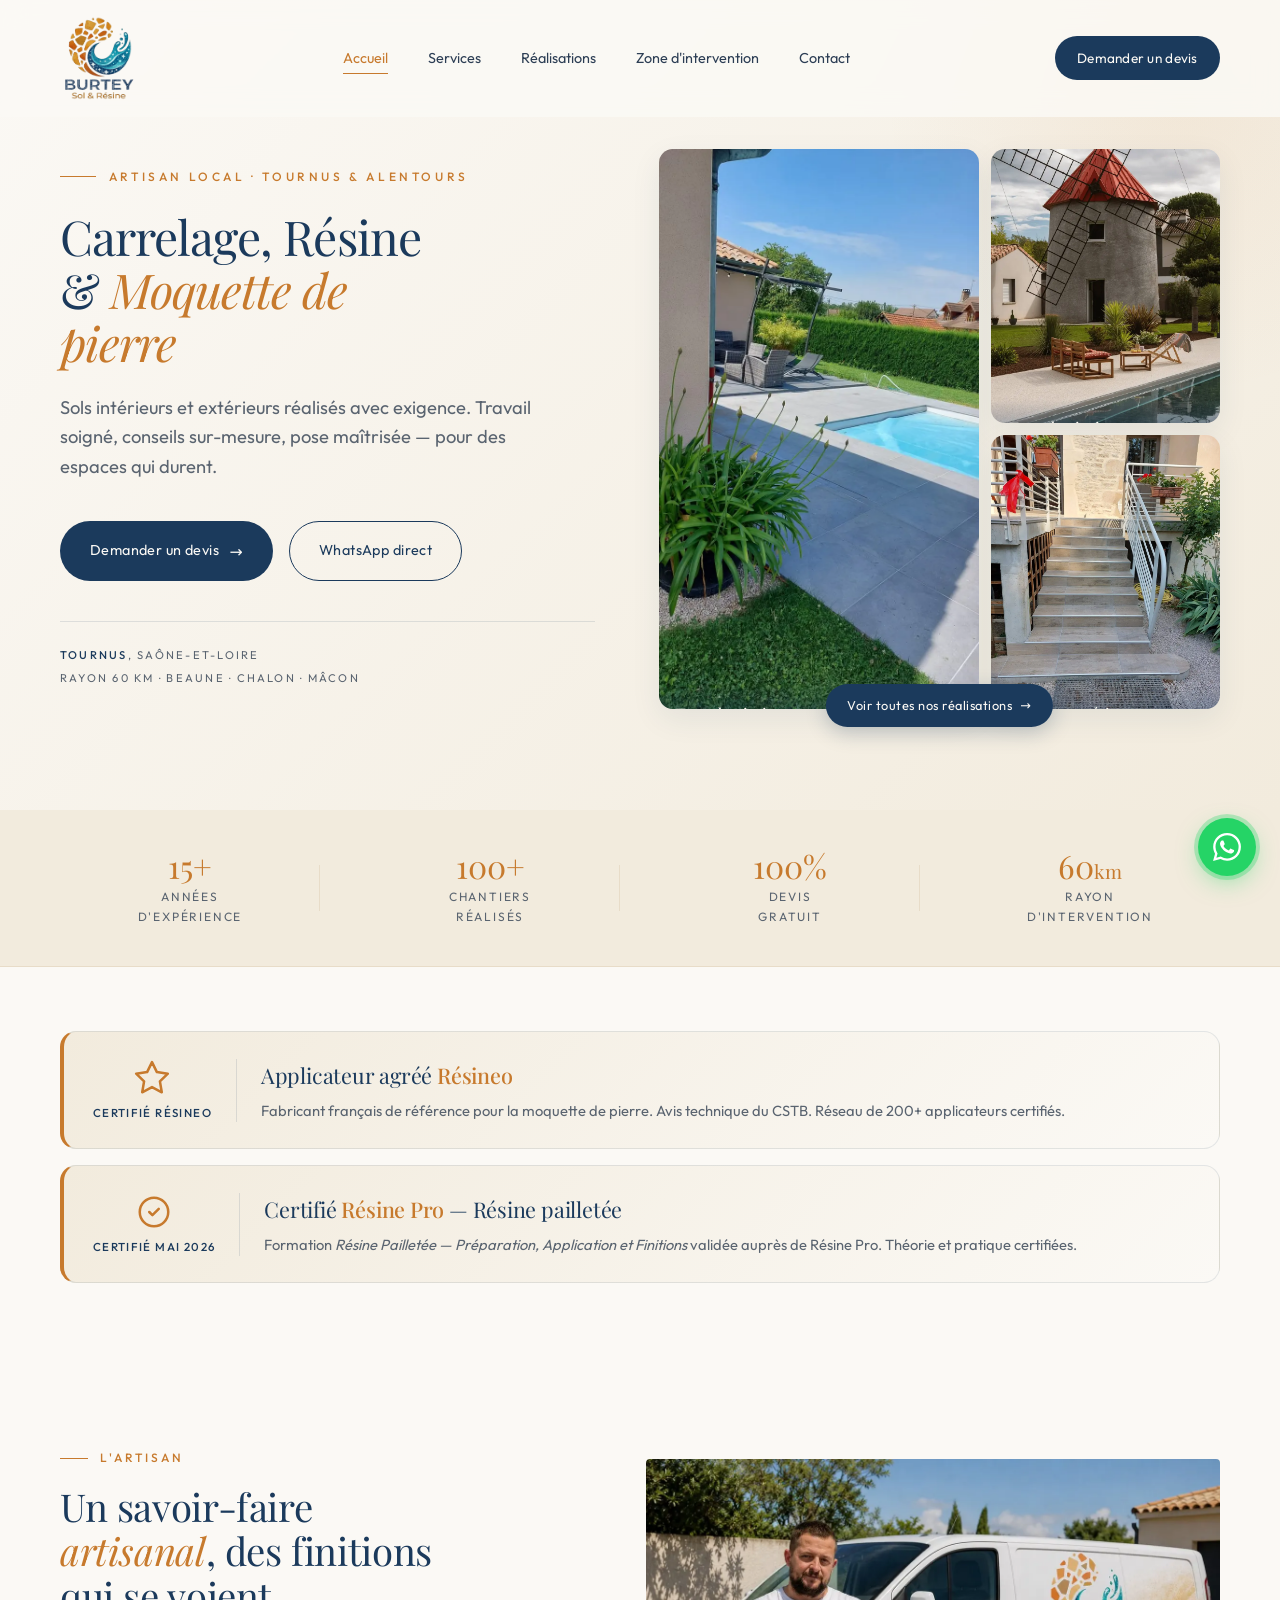
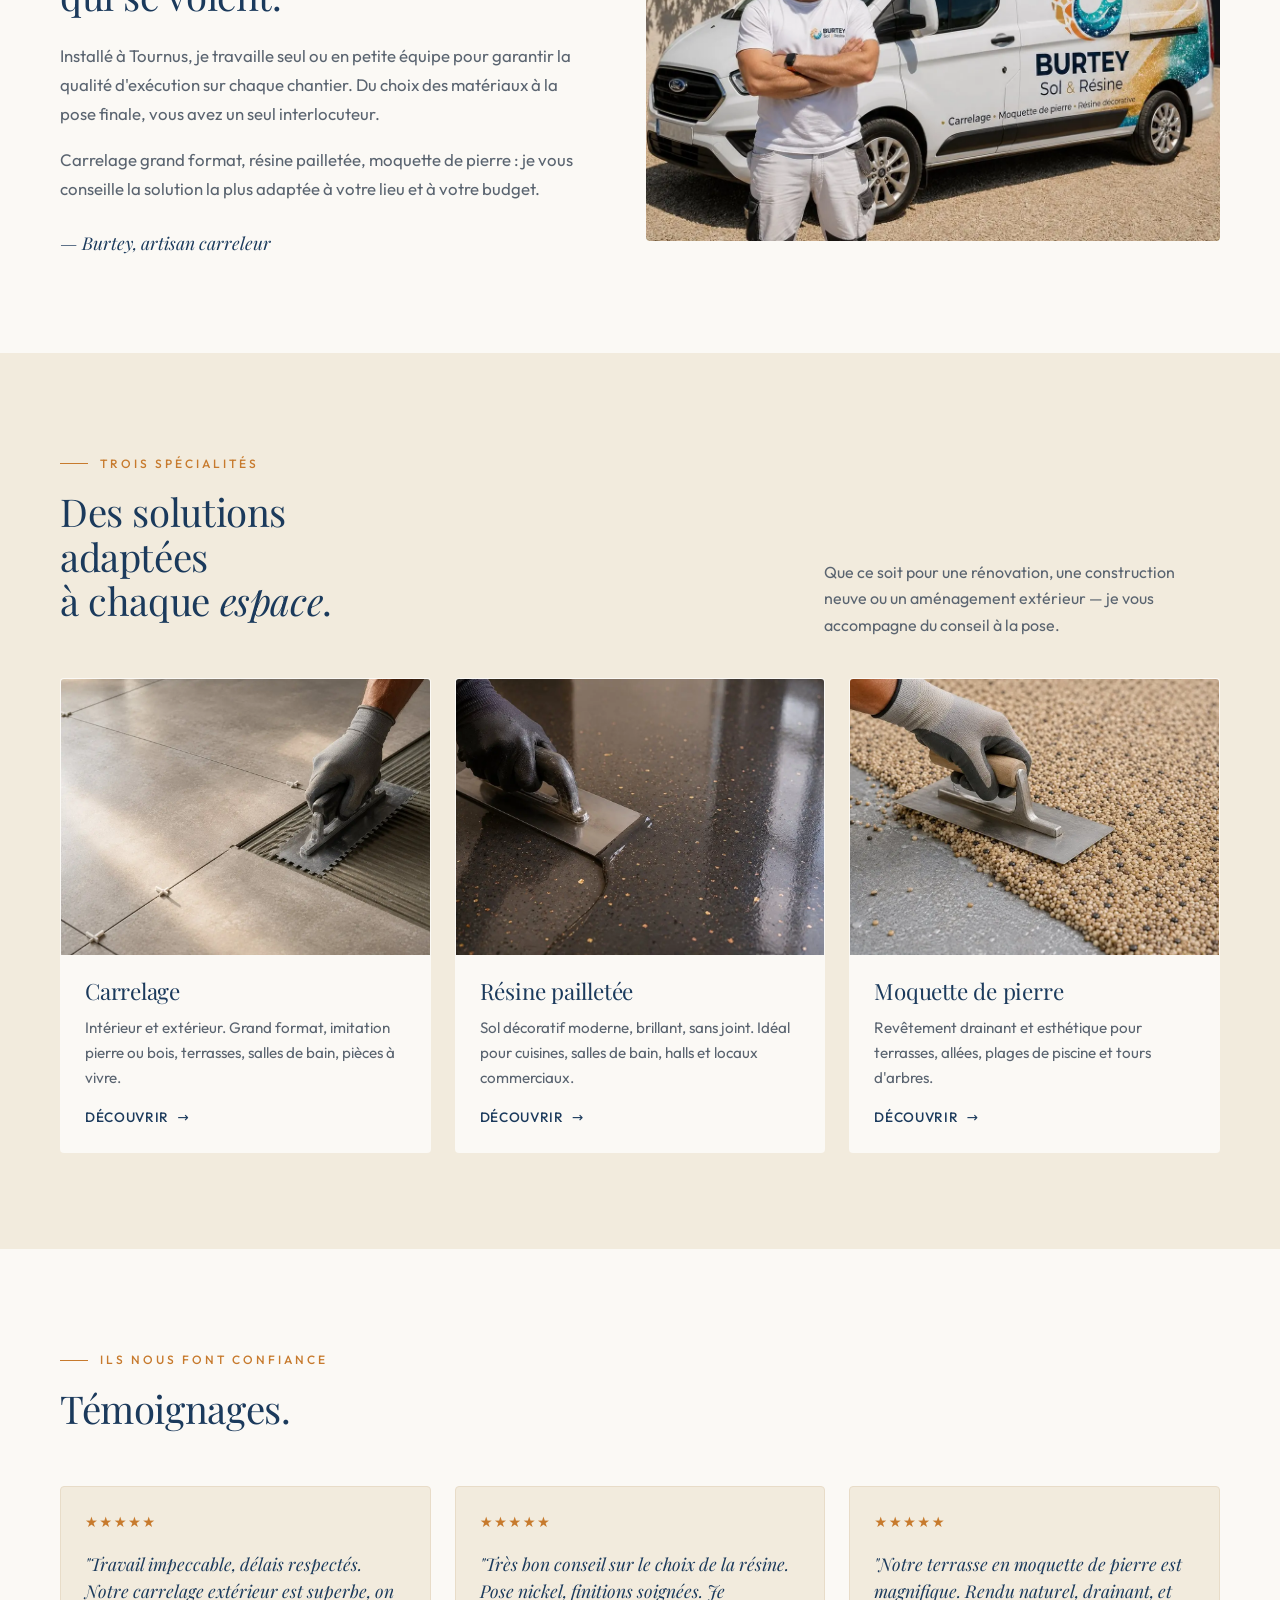
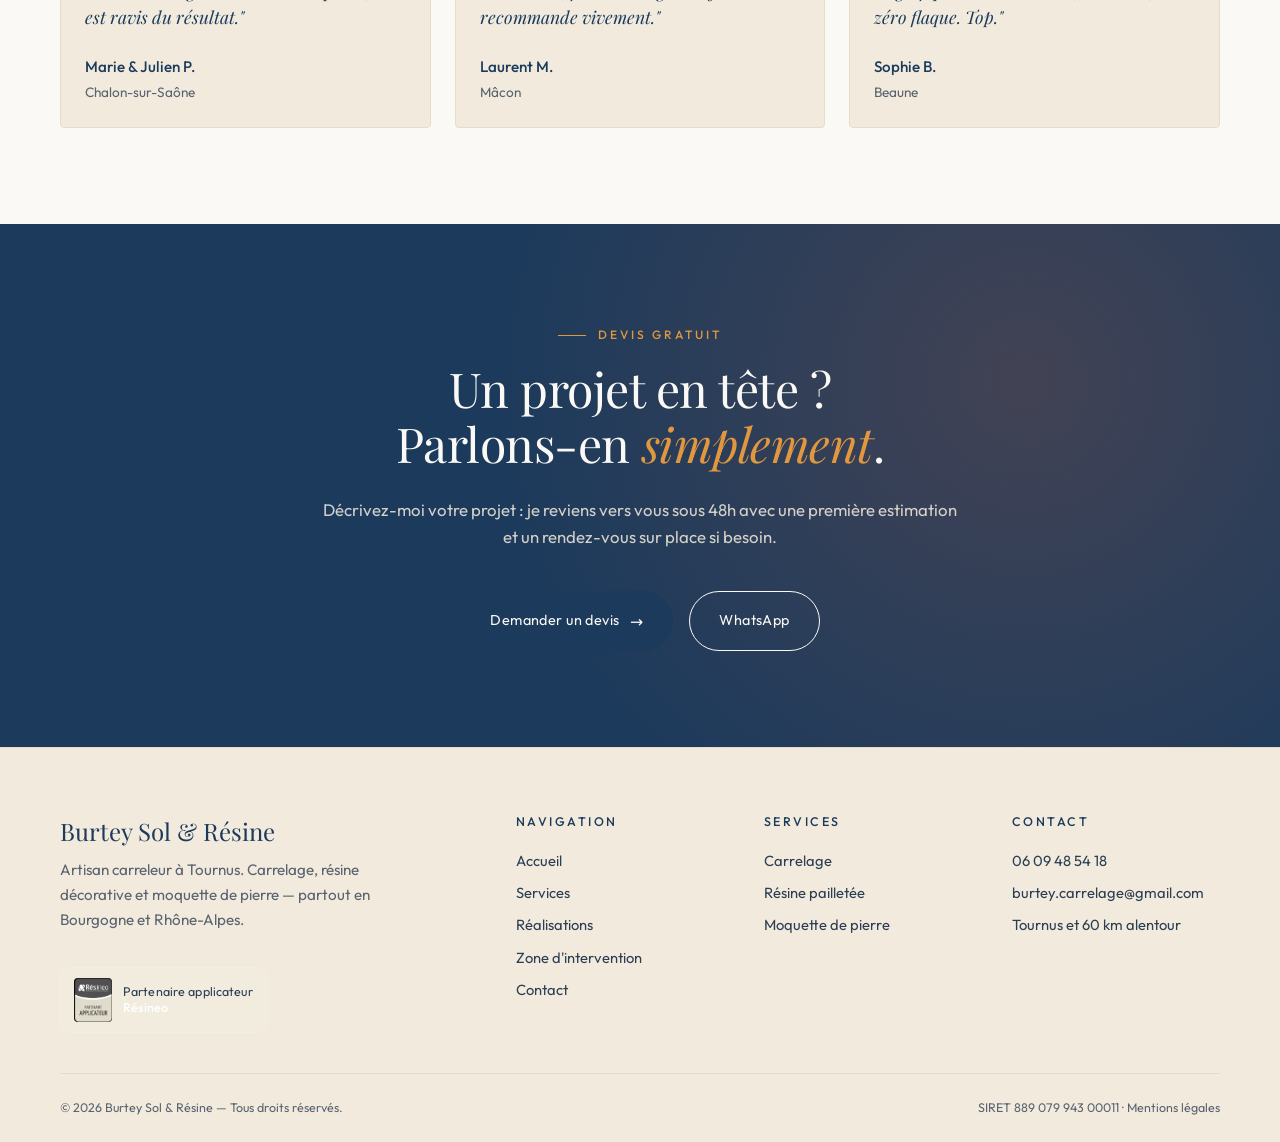
<file: index.html>
<!DOCTYPE html>
<html lang="fr">
<head>
<meta charset="UTF-8">
<meta name="google-site-verification" content="xGvGWPJBV5rTDH7DYIBWFRfJeAtCkhb6s3mdTfpLI4I" />
<meta name="viewport" content="width=device-width, initial-scale=1.0">
<title>Burtey Sol & Résine — Carreleur & artisan résine à Tournus (71)</title>
<meta name="description" content="Artisan carreleur à Tournus. Carrelage intérieur/extérieur, résine pailletée, moquette de pierre. Devis gratuit autour de Mâcon, Chalon, Beaune, Lyon, Dijon.">
<meta name="keywords" content="carreleur Tournus, résine sol Tournus, moquette de pierre Tournus, carrelage Mâcon, carrelage Chalon-sur-Saône">
<meta name="author" content="Burtey Sol & Résine">
<meta name="robots" content="index, follow">

<link rel="canonical" href="https://burtey-sol-resine.fr/">

<!-- Open Graph / partage (WhatsApp, Facebook, SMS) -->
<meta property="og:type" content="website">
<meta property="og:site_name" content="Burtey Sol &amp; Résine">
<meta property="og:locale" content="fr_FR">
<meta property="og:url" content="https://burtey-sol-resine.fr/">
<meta property="og:title" content="Burtey Sol & Résine — Carreleur artisan à Tournus">
<meta property="og:description" content="Carrelage, résine décorative et moquette de pierre. Artisan local, travail soigné, devis gratuit.">
<meta property="og:image" content="https://burtey-sol-resine.fr/images/og-image.jpg">
<meta property="og:image:width" content="1200">
<meta property="og:image:height" content="630">
<meta property="og:image:alt" content="Plage de piscine en moquette de pierre réalisée par Burtey Sol &amp; Résine">
<meta name="twitter:card" content="summary_large_image">

<!-- Polices auto-hébergées : préchargement des deux principales -->
<link rel="preload" href="fonts/outfit-latin.woff2" as="font" type="font/woff2" crossorigin>
<link rel="preload" href="fonts/playfair-display-latin.woff2" as="font" type="font/woff2" crossorigin>


<!-- Données structurées schema.org -->
<script type="application/ld+json">
{
  "@context": "https://schema.org",
  "@graph": [
    {
      "@type": "HomeAndConstructionBusiness",
      "@id": "https://burtey-sol-resine.fr/#entreprise",
      "name": "Burtey Sol & Résine",
      "legalName": "Burtey Romain Carrelage",
      "url": "https://burtey-sol-resine.fr/",
      "logo": "https://burtey-sol-resine.fr/images/logo-full.png",
      "image": "https://burtey-sol-resine.fr/images/og-image.jpg",
      "description": "Artisan carreleur basé près de Tournus : carrelage intérieur et extérieur, résine décorative pailletée et moquette de pierre, dans un rayon de 60 km en Saône-et-Loire, Ain et Jura.",
      "telephone": "+33609485418",
      "email": "burtey.carrelage@gmail.com",
      "priceRange": "€€",
      "address": {
        "@type": "PostalAddress",
        "addressLocality": "Jugy",
        "postalCode": "71240",
        "addressRegion": "Saône-et-Loire",
        "addressCountry": "FR"
      },
      "areaServed": [
        {
          "@type": "GeoCircle",
          "geoMidpoint": {
            "@type": "GeoCoordinates",
            "latitude": 46.5627,
            "longitude": 4.9097
          },
          "geoRadius": 60000
        },
        {
          "@type": "City",
          "name": "Tournus"
        },
        {
          "@type": "City",
          "name": "Mâcon"
        },
        {
          "@type": "City",
          "name": "Chalon-sur-Saône"
        },
        {
          "@type": "City",
          "name": "Beaune"
        },
        {
          "@type": "City",
          "name": "Cluny"
        },
        {
          "@type": "City",
          "name": "Louhans"
        },
        {
          "@type": "City",
          "name": "Montceau-les-Mines"
        },
        {
          "@type": "City",
          "name": "Lons-le-Saunier"
        },
        {
          "@type": "City",
          "name": "Bourg-en-Bresse"
        },
        {
          "@type": "City",
          "name": "Paray-le-Monial"
        }
      ],
      "openingHoursSpecification": [
        {
          "@type": "OpeningHoursSpecification",
          "dayOfWeek": [
            "Monday",
            "Tuesday",
            "Wednesday",
            "Thursday",
            "Friday"
          ],
          "opens": "08:00",
          "closes": "19:00"
        },
        {
          "@type": "OpeningHoursSpecification",
          "dayOfWeek": "Saturday",
          "opens": "09:00",
          "closes": "17:00"
        }
      ],
      "founder": {
        "@type": "Person",
        "name": "Romain Burtey"
      },
      "knowsAbout": [
        "Carrelage",
        "Résine décorative pailletée",
        "Moquette de pierre",
        "Sol drainant",
        "Plage de piscine"
      ],
      "sameAs": [
        "https://maps.google.com/?cid=9279214805522149530",
        "https://www.facebook.com/burteycarrelage/"
      ],
      "hasMap": "https://maps.google.com/?cid=9279214805522149530"
    },
    {
      "@type": "WebSite",
      "@id": "https://burtey-sol-resine.fr/#site",
      "url": "https://burtey-sol-resine.fr/",
      "name": "Burtey Sol & Résine",
      "inLanguage": "fr-FR",
      "publisher": {
        "@id": "https://burtey-sol-resine.fr/#entreprise"
      }
    }
  ]
}
</script>

<meta name="geo.region" content="FR-71">
<meta name="geo.placename" content="Tournus">
<!-- Favicons -->
<link rel="icon" type="image/png" sizes="48x48" href="images/favicon.png">
<link rel="icon" type="image/x-icon" href="images/favicon.ico">
<link rel="apple-touch-icon" sizes="180x180" href="images/apple-touch-icon.png">
<meta name="theme-color" content="#1B3A5C">
<link rel="stylesheet" href="css/style.css?v=20261003b">
</head>
<body>

<!-- ===== Navigation ===== -->
<header class="nav">
  <div class="container nav__inner">
    <a href="index.html" class="nav__logo" aria-label="Burtey Sol & Résine - Accueil">
      <img src="images/logo-full.webp" alt="Burtey Sol & Résine" class="nav__logo-img">
    </a>
    <nav>
      <ul class="nav__menu">
        <li><a href="index.html" class="nav__link active">Accueil</a></li>
        <li><a href="services.html" class="nav__link">Services</a></li>
        <li><a href="realisations.html" class="nav__link">Réalisations</a></li>
        <li><a href="zone.html" class="nav__link">Zone d'intervention</a></li>
        <li><a href="contact.html" class="nav__link">Contact</a></li>
      </ul>
    </nav>
    <a href="contact.html" class="nav__cta">Demander un devis</a>
    <button class="nav__burger" aria-label="Menu">
      <span></span><span></span><span></span>
    </button>
  </div>
  <div class="nav__mobile">
    <ul>
      <li><a href="index.html" class="active">Accueil</a></li>
      <li><a href="services.html">Services</a></li>
      <li><a href="realisations.html">Réalisations</a></li>
      <li><a href="zone.html">Zone d'intervention</a></li>
      <li><a href="contact.html">Contact</a></li>
    </ul>
    <div class="nav__mobile-footer">
      <a href="tel:+33609485418">06 09 48 54 18</a><br>
      <a href="mailto:burtey.carrelage@gmail.com">burtey.carrelage@gmail.com</a>
    </div>
  </div>
</header>

<!-- ===== Hero ===== -->
<section class="hero hero--mosaic">
  <div class="container hero__inner">

    <!-- Colonne texte -->
    <div class="hero__content">
      <div class="hero__eyebrow">Artisan local · Tournus & alentours</div>
      <h1>Carrelage, Résine<br>& <em>Moquette de pierre</em></h1>
      <p class="hero__subtitle">
        Sols intérieurs et extérieurs réalisés avec exigence. Travail soigné,
        conseils sur-mesure, pose maîtrisée — pour des espaces qui durent.
      </p>
      <div class="hero__cta">
        <a href="contact.html" class="btn btn--primary">
          Demander un devis <span class="arrow">→</span>
        </a>
        <a href="https://wa.me/33609485418" class="btn btn--ghost" target="_blank" rel="noopener">
          WhatsApp direct
        </a>
      </div>
      <div class="hero__meta">
        <div><strong>Tournus</strong>, Saône-et-Loire</div>
        <div>Rayon 60 km · Beaune · Chalon · Mâcon</div>
      </div>
    </div>

    <!-- Mosaïque de réalisations -->
    <div class="hero__mosaic">
      <a href="realisations.html" class="hero__photo hero__photo--main" aria-label="Voir nos réalisations carrelage">
        <img src="images/realisation-piscine.webp" alt="Tour de piscine en carrelage grand format gris" loading="eager">
        <div class="hero__photo-caption">
          <span>Tour de piscine</span>
          <small>Carrelage grand format</small>
        </div>
      </a>
      <a href="realisations.html" class="hero__photo hero__photo--top" aria-label="Voir nos réalisations moquette de pierre">
        <img src="images/moquette-moulin-piscine.webp" alt="Moquette de pierre autour d'une piscine — moulin en arrière-plan" loading="eager">
        <div class="hero__photo-caption">
          <span>Tour de piscine</span>
          <small>Moquette de pierre</small>
        </div>
      </a>
      <a href="realisations.html" class="hero__photo hero__photo--bottom" aria-label="Voir nos réalisations carrelage">
        <img src="images/realisation-escalier.webp" alt="Escalier extérieur en carrelage effet bois" loading="eager">
        <div class="hero__photo-caption">
          <span>Escalier extérieur</span>
          <small>Carrelage effet bois</small>
        </div>
      </a>
      <div class="hero__mosaic-badge">
        <a href="realisations.html">
          Voir toutes nos réalisations <span class="arrow">→</span>
        </a>
      </div>
    </div>

  </div>
</section>

<!-- ===== Bandeau confiance ===== -->
<section class="trust">
  <div class="container">
    <div class="trust__grid">
      <div class="trust__item">
        <div class="trust__num">15+</div>
        <div class="trust__label">Années<br>d'expérience</div>
      </div>
      <div class="trust__item">
        <div class="trust__num">100+</div>
        <div class="trust__label">Chantiers<br>réalisés</div>
      </div>
      <div class="trust__item">
        <div class="trust__num">100%</div>
        <div class="trust__label">Devis<br>gratuit</div>
      </div>
      <div class="trust__item">
        <div class="trust__num">60<span style="font-size:0.6em">km</span></div>
        <div class="trust__label">Rayon<br>d'intervention</div>
      </div>
    </div>
  </div>
</section>

<!-- ===== Bannières partenariats ===== -->
<section class="partner-banner">
  <div class="container">
    <div style="display:flex;flex-direction:column;gap:1rem">

      <!-- Résineo -->
      <div class="partner-banner__inner" style="margin:0;width:100%">
        <div class="partner-banner__badge" style="flex-shrink:0">
          <svg viewBox="0 0 24 24" fill="none" stroke="currentColor" stroke-width="1.6" stroke-linecap="round" stroke-linejoin="round" aria-hidden="true">
            <path d="M12 2l3.09 6.26L22 9.27l-5 4.87 1.18 6.88L12 17.77l-6.18 3.25L7 14.14 2 9.27l6.91-1.01L12 2z"/>
          </svg>
          <span>Certifié Résineo</span>
        </div>
        <div class="partner-banner__text">
          <p class="partner-banner__title">Applicateur agréé <strong>Résineo</strong></p>
          <p class="partner-banner__desc">Fabricant français de référence pour la moquette de pierre. Avis technique du CSTB. Réseau de 200+ applicateurs certifiés.</p>
        </div>
      </div>

      <!-- Résine Pro -->
      <div class="partner-banner__inner" style="margin:0;width:100%">
        <div class="partner-banner__badge" style="flex-shrink:0">
          <svg viewBox="0 0 24 24" fill="none" stroke="currentColor" stroke-width="1.6" stroke-linecap="round" stroke-linejoin="round" aria-hidden="true">
            <path d="M9 12l2 2 4-4m6 2a9 9 0 11-18 0 9 9 0 0118 0z"/>
          </svg>
          <span>Certifié mai 2026</span>
        </div>
        <div class="partner-banner__text">
          <p class="partner-banner__title">Certifié <strong>Résine Pro</strong> — Résine pailletée</p>
          <p class="partner-banner__desc">Formation <em>Résine Pailletée — Préparation, Application et Finitions</em> validée auprès de Résine Pro. Théorie et pratique certifiées.</p>
        </div>
      </div>

    </div>
  </div>
</section>

<!-- ===== Intro / Présentation ===== -->
<section class="intro">
  <div class="container">
    <div class="intro__grid">
      <div class="intro__text reveal">
        <span class="eyebrow">L'artisan</span>
        <h2>Un savoir-faire <em>artisanal</em>, des finitions qui se voient.</h2>
        <p>
          Installé à Tournus, je travaille seul ou en petite équipe pour garantir
          la qualité d'exécution sur chaque chantier. Du choix des matériaux à la
          pose finale, vous avez un seul interlocuteur.
        </p>
        <p>
          Carrelage grand format, résine pailletée, moquette de pierre : je vous
          conseille la solution la plus adaptée à votre lieu et à votre budget.
        </p>
        <div class="intro__signature">— Burtey, artisan carreleur</div>
      </div>
      <div class="intro__visual reveal">
        <img src="images/artisan.webp" alt="L'artisan Burtey devant son camion floqué" loading="lazy">
      </div>
    </div>
  </div>
</section>

<!-- ===== Services ===== -->
<section class="services">
  <div class="container">
    <div class="services__head reveal">
      <div>
        <span class="eyebrow">Trois spécialités</span>
        <h2>Des solutions adaptées<br>à chaque <em>espace</em>.</h2>
      </div>
      <p>
        Que ce soit pour une rénovation, une construction neuve ou un aménagement
        extérieur — je vous accompagne du conseil à la pose.
      </p>
    </div>

    <div class="services__grid">
      <!-- Service 1 : Carrelage -->
      <a href="services.html#carrelage" class="service-card reveal">
        <div class="service-card__media">
          <img src="images/service-carrelage.webp" alt="Pose de carrelage grand format" loading="lazy">
        </div>
        <div class="service-card__body">
          <h3>Carrelage</h3>
          <p>Intérieur et extérieur. Grand format, imitation pierre ou bois, terrasses, salles de bain, pièces à vivre.</p>
          <span class="service-card__link">Découvrir</span>
        </div>
      </a>

      <!-- Service 2 : Résine -->
      <a href="services.html#resine" class="service-card reveal">
        <div class="service-card__media">
          <img src="images/service-resine.webp" alt="Application de résine décorative pailletée" loading="lazy">
        </div>
        <div class="service-card__body">
          <h3>Résine pailletée</h3>
          <p>Sol décoratif moderne, brillant, sans joint. Idéal pour cuisines, salles de bain, halls et locaux commerciaux.</p>
          <span class="service-card__link">Découvrir</span>
        </div>
      </a>

      <!-- Service 3 : Moquette de pierre -->
      <a href="services.html#moquette" class="service-card reveal">
        <div class="service-card__media">
          <img src="images/service-moquette.webp" alt="Pose de moquette de pierre" loading="lazy">
        </div>
        <div class="service-card__body">
          <h3>Moquette de pierre</h3>
          <p>Revêtement drainant et esthétique pour terrasses, allées, plages de piscine et tours d'arbres.</p>
          <span class="service-card__link">Découvrir</span>
        </div>
      </a>
    </div>
  </div>
</section>

<!-- ===== Témoignages ===== -->
<section class="testimonials">
  <div class="container">
    <div class="services__head reveal">
      <div>
        <span class="eyebrow">Ils nous font confiance</span>
        <h2>Témoignages.</h2>
      </div>
    </div>
    <div class="testimonials__grid">
      <div class="testimonial reveal">
        <div class="testimonial__stars">★★★★★</div>
        <p>"Travail impeccable, délais respectés. Notre carrelage extérieur est superbe, on est ravis du résultat."</p>
        <div class="testimonial__author">
          <strong>Marie & Julien P.</strong>
          Chalon-sur-Saône
        </div>
      </div>
      <div class="testimonial reveal">
        <div class="testimonial__stars">★★★★★</div>
        <p>"Très bon conseil sur le choix de la résine. Pose nickel, finitions soignées. Je recommande vivement."</p>
        <div class="testimonial__author">
          <strong>Laurent M.</strong>
          Mâcon
        </div>
      </div>
      <div class="testimonial reveal">
        <div class="testimonial__stars">★★★★★</div>
        <p>"Notre terrasse en moquette de pierre est magnifique. Rendu naturel, drainant, et zéro flaque. Top."</p>
        <div class="testimonial__author">
          <strong>Sophie B.</strong>
          Beaune
        </div>
      </div>
    </div>
  </div>
</section>

<!-- ===== CTA final ===== -->
<section class="cta-section">
  <div class="container cta-section__inner reveal">
    <span class="eyebrow">Devis gratuit</span>
    <h2>Un projet en tête ?<br>Parlons-en <em>simplement</em>.</h2>
    <p>
      Décrivez-moi votre projet : je reviens vers vous sous 48h avec une
      première estimation et un rendez-vous sur place si besoin.
    </p>
    <div class="cta-section__buttons">
      <a href="contact.html" class="btn btn--primary">Demander un devis <span class="arrow">→</span></a>
      <a href="https://wa.me/33609485418" class="btn btn--ghost" target="_blank" rel="noopener">WhatsApp</a>
    </div>
  </div>
</section>

<!-- ===== Footer ===== -->
<footer class="footer">
  <div class="container">
    <div class="footer__grid">
      <div>
        <div class="footer__brand">Burtey Sol & Résine</div>
        <p class="footer__tagline">
          Artisan carreleur à Tournus. Carrelage, résine décorative et moquette
          de pierre — partout en Bourgogne et Rhône-Alpes.
        </p>
        <a href="services.html#moquette" class="footer__partner" aria-label="Partenaire applicateur Résineo">
          <img src="images/resineo-partenaire.webp" alt="" loading="lazy">
          <span>Partenaire applicateur<br><strong>Résineo</strong></span>
        </a>
      </div>
      <div>
        <h5>Navigation</h5>
        <ul>
          <li><a href="index.html">Accueil</a></li>
          <li><a href="services.html">Services</a></li>
          <li><a href="realisations.html">Réalisations</a></li>
          <li><a href="zone.html">Zone d'intervention</a></li>
          <li><a href="contact.html">Contact</a></li>
        </ul>
      </div>
      <div>
        <h5>Services</h5>
        <ul>
          <li><a href="services.html#carrelage">Carrelage</a></li>
          <li><a href="services.html#resine">Résine pailletée</a></li>
          <li><a href="services.html#moquette">Moquette de pierre</a></li>
        </ul>
      </div>
      <div>
        <h5>Contact</h5>
        <ul>
          <li><a href="tel:+33609485418">06 09 48 54 18</a></li>
          <li><a href="mailto:burtey.carrelage@gmail.com">burtey.carrelage@gmail.com</a></li>
          <li>Tournus et 60 km alentour</li>
        </ul>
      </div>
    </div>
    <div class="footer__bottom">
      <div>© <span id="year"></span> Burtey Sol & Résine — Tous droits réservés.</div>
      <div>SIRET 889 079 943 00011 · <a href="mentions-legales.html">Mentions légales</a></div>
    </div>
  </div>
</footer>

<!-- ===== WhatsApp flottant ===== -->
<a href="https://wa.me/33609485418" class="fab-whatsapp" target="_blank" rel="noopener" aria-label="Contacter sur WhatsApp">
  <svg viewBox="0 0 24 24" fill="currentColor">
    <path d="M17.472 14.382c-.297-.149-1.758-.867-2.03-.967-.273-.099-.471-.148-.67.15-.197.297-.767.966-.94 1.164-.173.199-.347.223-.644.075-.297-.15-1.255-.463-2.39-1.475-.883-.788-1.48-1.761-1.653-2.059-.173-.297-.018-.458.13-.606.134-.133.298-.347.446-.52.149-.174.198-.298.298-.497.099-.198.05-.371-.025-.52-.075-.149-.669-1.612-.916-2.207-.242-.579-.487-.5-.669-.51-.173-.008-.371-.01-.57-.01-.198 0-.52.074-.792.372-.272.297-1.04 1.016-1.04 2.479 0 1.462 1.065 2.875 1.213 3.074.149.198 2.096 3.2 5.077 4.487.709.306 1.262.489 1.694.625.712.227 1.36.195 1.871.118.571-.085 1.758-.719 2.006-1.413.248-.694.248-1.289.173-1.413-.074-.124-.272-.198-.57-.347m-5.421 7.403h-.004a9.87 9.87 0 01-5.031-1.378l-.361-.214-3.741.982.998-3.648-.235-.374a9.86 9.86 0 01-1.51-5.26c.001-5.45 4.436-9.884 9.888-9.884 2.64 0 5.122 1.03 6.988 2.898a9.825 9.825 0 012.893 6.994c-.003 5.45-4.437 9.884-9.885 9.884m8.413-18.297A11.815 11.815 0 0012.05 0C5.495 0 .16 5.335.157 11.892c0 2.096.547 4.142 1.588 5.945L.057 24l6.305-1.654a11.882 11.882 0 005.683 1.448h.005c6.554 0 11.89-5.335 11.893-11.893A11.821 11.821 0 0020.464 3.488"/>
  </svg>
</a>

<script src="js/main.js?v=20261003c"></script>
</body>
</html>
</file>
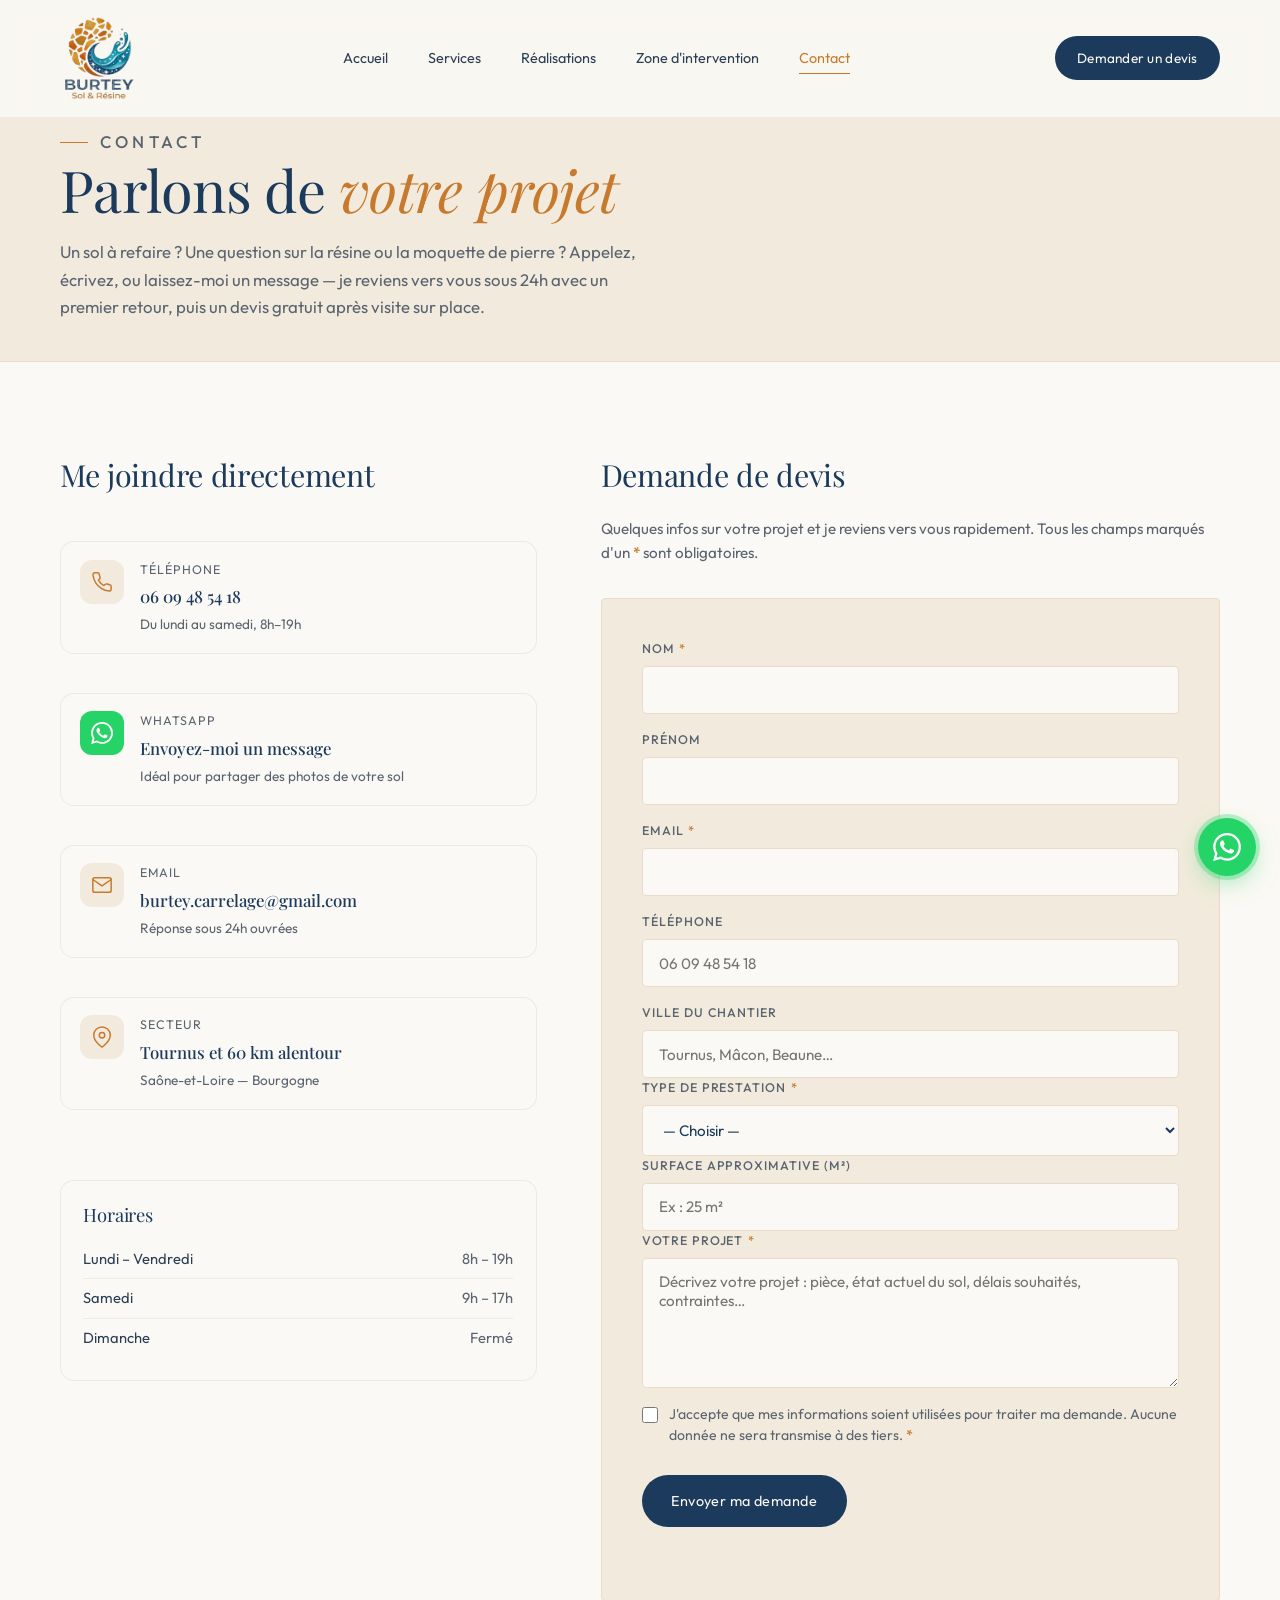
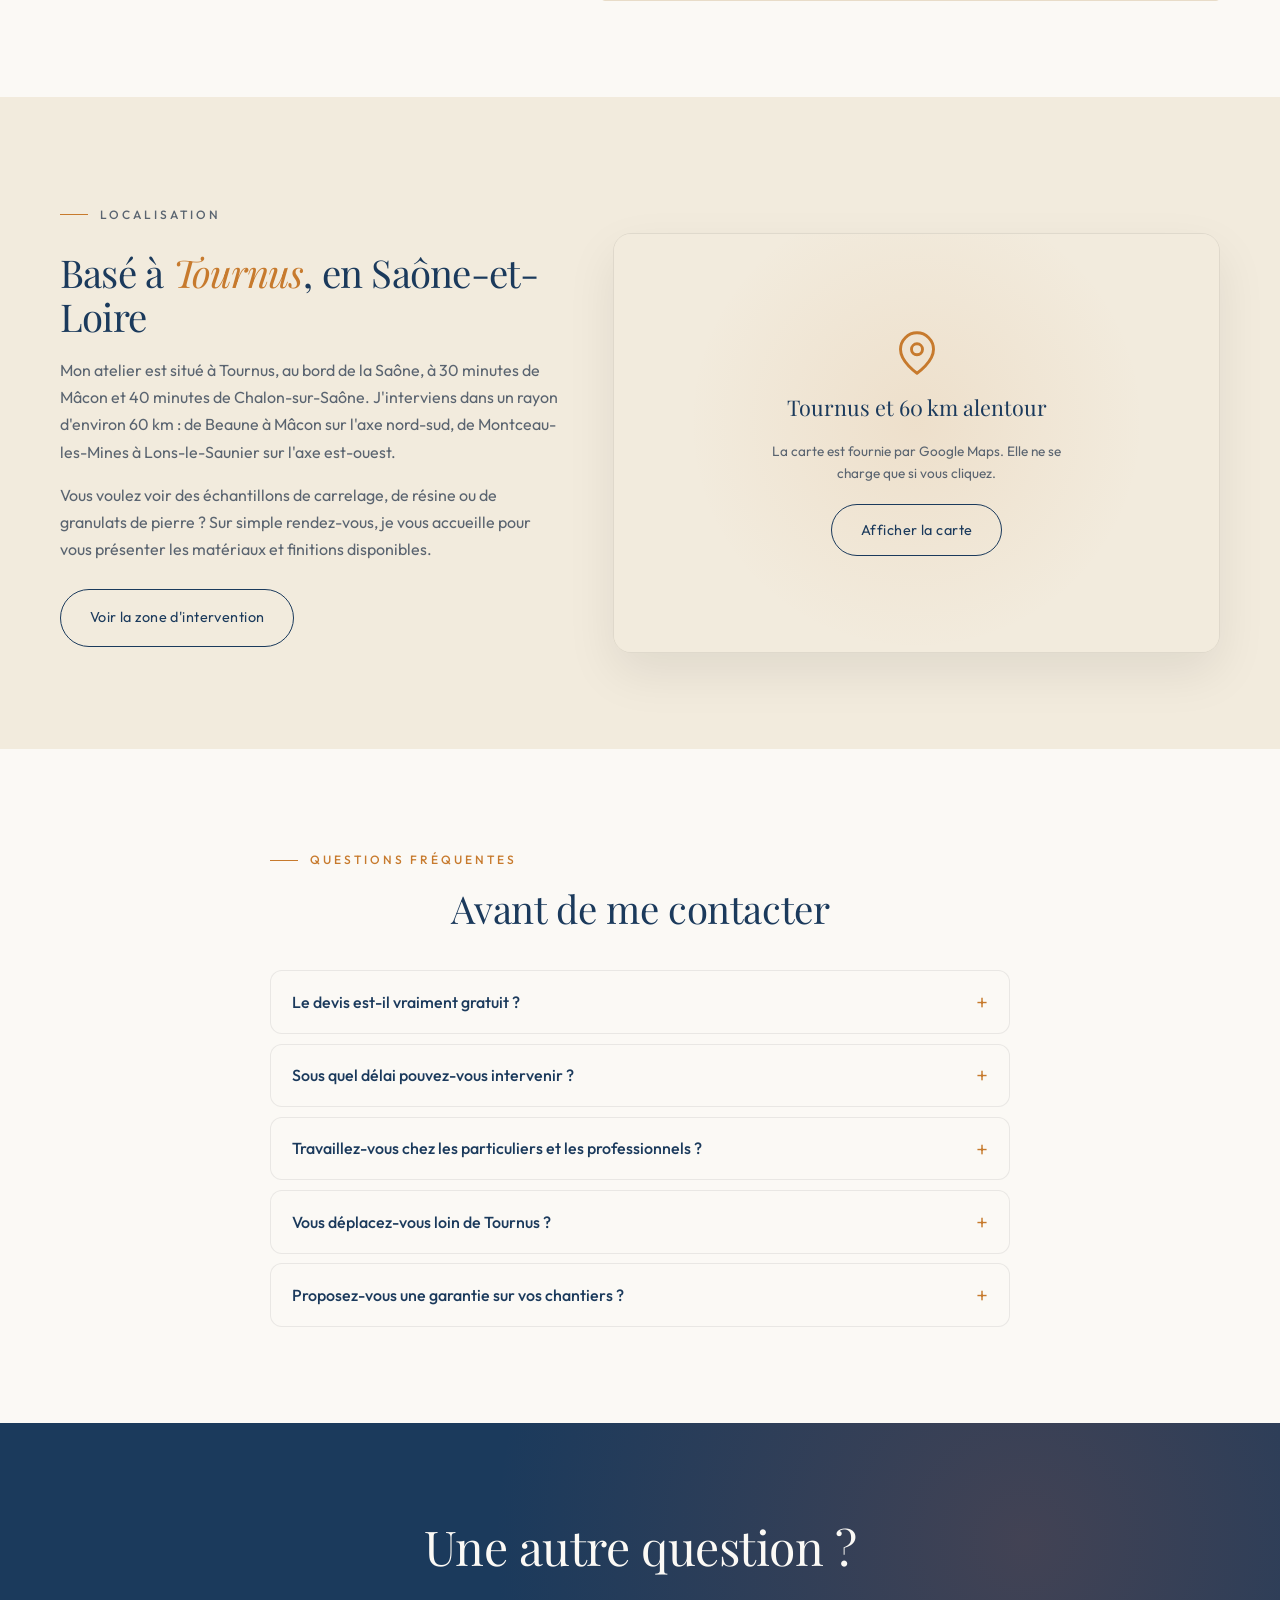
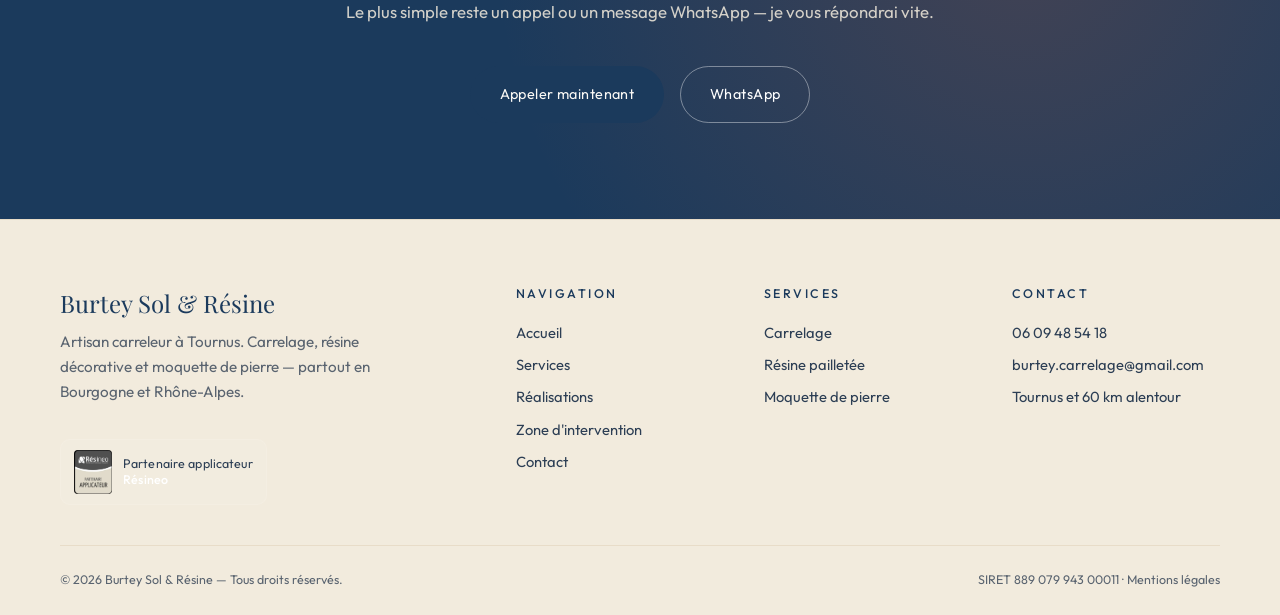
<file: contact.html>
<!DOCTYPE html>
<html lang="fr">
<head>
<meta charset="UTF-8">
<meta name="google-site-verification" content="xGvGWPJBV5rTDH7DYIBWFRfJeAtCkhb6s3mdTfpLI4I" />
<meta name="viewport" content="width=device-width, initial-scale=1.0">
<title>Contact — Devis gratuit carrelage, résine & moquette de pierre | Burtey Sol & Résine</title>
<meta name="description" content="Contactez Burtey Sol & Résine à Tournus pour un devis gratuit : carrelage, résine pailletée, moquette de pierre. Téléphone, WhatsApp, formulaire — réponse rapide.">
<meta name="keywords" content="contact carreleur Tournus, devis carrelage Tournus, devis résine sol, devis moquette de pierre, artisan Saône-et-Loire">
<meta name="author" content="Burtey Sol & Résine">
<meta name="robots" content="index, follow">

<link rel="canonical" href="https://burtey-sol-resine.fr/contact.html">

<!-- Open Graph / partage (WhatsApp, Facebook, SMS) -->
<meta property="og:type" content="website">
<meta property="og:site_name" content="Burtey Sol &amp; Résine">
<meta property="og:locale" content="fr_FR">
<meta property="og:url" content="https://burtey-sol-resine.fr/contact.html">
<meta property="og:title" content="Contact — Burtey Sol & Résine, artisan à Tournus">
<meta property="og:description" content="Demandez votre devis gratuit. Téléphone, WhatsApp, formulaire — réponse sous 24h.">
<meta property="og:image" content="https://burtey-sol-resine.fr/images/og-image.jpg">
<meta property="og:image:width" content="1200">
<meta property="og:image:height" content="630">
<meta property="og:image:alt" content="Plage de piscine en moquette de pierre réalisée par Burtey Sol &amp; Résine">
<meta name="twitter:card" content="summary_large_image">

<!-- Polices auto-hébergées : préchargement des deux principales -->
<link rel="preload" href="fonts/outfit-latin.woff2" as="font" type="font/woff2" crossorigin>
<link rel="preload" href="fonts/playfair-display-latin.woff2" as="font" type="font/woff2" crossorigin>


<!-- Données structurées schema.org -->
<script type="application/ld+json">
{
  "@context": "https://schema.org",
  "@graph": [
    {
      "@type": "HomeAndConstructionBusiness",
      "@id": "https://burtey-sol-resine.fr/#entreprise",
      "name": "Burtey Sol & Résine",
      "legalName": "Burtey Romain Carrelage",
      "url": "https://burtey-sol-resine.fr/",
      "logo": "https://burtey-sol-resine.fr/images/logo-full.png",
      "image": "https://burtey-sol-resine.fr/images/og-image.jpg",
      "description": "Artisan carreleur basé près de Tournus : carrelage intérieur et extérieur, résine décorative pailletée et moquette de pierre, dans un rayon de 60 km en Saône-et-Loire, Ain et Jura.",
      "telephone": "+33609485418",
      "email": "burtey.carrelage@gmail.com",
      "priceRange": "€€",
      "address": {
        "@type": "PostalAddress",
        "addressLocality": "Jugy",
        "postalCode": "71240",
        "addressRegion": "Saône-et-Loire",
        "addressCountry": "FR"
      },
      "areaServed": [
        {
          "@type": "GeoCircle",
          "geoMidpoint": {
            "@type": "GeoCoordinates",
            "latitude": 46.5627,
            "longitude": 4.9097
          },
          "geoRadius": 60000
        },
        {
          "@type": "City",
          "name": "Tournus"
        },
        {
          "@type": "City",
          "name": "Mâcon"
        },
        {
          "@type": "City",
          "name": "Chalon-sur-Saône"
        },
        {
          "@type": "City",
          "name": "Beaune"
        },
        {
          "@type": "City",
          "name": "Cluny"
        },
        {
          "@type": "City",
          "name": "Louhans"
        },
        {
          "@type": "City",
          "name": "Montceau-les-Mines"
        },
        {
          "@type": "City",
          "name": "Lons-le-Saunier"
        },
        {
          "@type": "City",
          "name": "Bourg-en-Bresse"
        },
        {
          "@type": "City",
          "name": "Paray-le-Monial"
        }
      ],
      "openingHoursSpecification": [
        {
          "@type": "OpeningHoursSpecification",
          "dayOfWeek": [
            "Monday",
            "Tuesday",
            "Wednesday",
            "Thursday",
            "Friday"
          ],
          "opens": "08:00",
          "closes": "19:00"
        },
        {
          "@type": "OpeningHoursSpecification",
          "dayOfWeek": "Saturday",
          "opens": "09:00",
          "closes": "17:00"
        }
      ],
      "founder": {
        "@type": "Person",
        "name": "Romain Burtey"
      },
      "knowsAbout": [
        "Carrelage",
        "Résine décorative pailletée",
        "Moquette de pierre",
        "Sol drainant",
        "Plage de piscine"
      ],
      "sameAs": [
        "https://maps.google.com/?cid=9279214805522149530",
        "https://www.facebook.com/burteycarrelage/"
      ],
      "hasMap": "https://maps.google.com/?cid=9279214805522149530"
    },
    {
      "@type": "BreadcrumbList",
      "itemListElement": [
        {
          "@type": "ListItem",
          "position": 1,
          "name": "Accueil",
          "item": "https://burtey-sol-resine.fr/"
        },
        {
          "@type": "ListItem",
          "position": 2,
          "name": "Contact",
          "item": "https://burtey-sol-resine.fr/contact.html"
        }
      ]
    }
  ]
}
</script>

<meta name="geo.region" content="FR-71">
<meta name="geo.placename" content="Tournus">
<!-- Favicons -->
<link rel="icon" type="image/png" sizes="48x48" href="images/favicon.png">
<link rel="icon" type="image/x-icon" href="images/favicon.ico">
<link rel="apple-touch-icon" sizes="180x180" href="images/apple-touch-icon.png">
<meta name="theme-color" content="#1B3A5C">
<link rel="stylesheet" href="css/style.css?v=20261003b">
</head>
<body>

<!-- ===== Navigation ===== -->
<header class="nav">
  <div class="container nav__inner">
    <a href="index.html" class="nav__logo" aria-label="Burtey Sol & Résine - Accueil">
      <img src="images/logo-full.webp" alt="Burtey Sol & Résine" class="nav__logo-img">
    </a>
    <nav>
      <ul class="nav__menu">
        <li><a href="index.html" class="nav__link">Accueil</a></li>
        <li><a href="services.html" class="nav__link">Services</a></li>
        <li><a href="realisations.html" class="nav__link">Réalisations</a></li>
        <li><a href="zone.html" class="nav__link">Zone d'intervention</a></li>
        <li><a href="contact.html" class="nav__link active">Contact</a></li>
      </ul>
    </nav>
    <a href="contact.html" class="nav__cta">Demander un devis</a>
    <button class="nav__burger" aria-label="Menu">
      <span></span><span></span><span></span>
    </button>
  </div>
  <div class="nav__mobile">
    <ul>
      <li><a href="index.html">Accueil</a></li>
      <li><a href="services.html">Services</a></li>
      <li><a href="realisations.html">Réalisations</a></li>
      <li><a href="zone.html">Zone d'intervention</a></li>
      <li><a href="contact.html" class="active">Contact</a></li>
    </ul>
    <div class="nav__mobile-footer">
      <a href="tel:+33609485418">06 09 48 54 18</a><br>
      <a href="mailto:burtey.carrelage@gmail.com">burtey.carrelage@gmail.com</a>
    </div>
  </div>
</header>

<!-- ===== Page header ===== -->
<section class="page-header">
  <div class="container">
    <p class="eyebrow">Contact</p>
    <h1>Parlons de <em>votre projet</em></h1>
    <p class="page-header__lead">
      Un sol à refaire ? Une question sur la résine ou la moquette de pierre ?
      Appelez, écrivez, ou laissez-moi un message — je reviens vers vous sous 24h
      avec un premier retour, puis un devis gratuit après visite sur place.
    </p>
  </div>
</section>

<!-- ===== Contact grid ===== -->
<section class="section">
  <div class="container">
    <div class="contact-grid">

      <!-- Colonne gauche : coordonnées -->
      <div class="contact-info reveal">
        <h2 class="contact-info__title">Me joindre directement</h2>

        <a href="tel:+33609485418" class="contact-card">
          <div class="contact-card__icon">
            <svg viewBox="0 0 24 24" fill="none" stroke="currentColor" stroke-width="1.6" stroke-linecap="round" stroke-linejoin="round">
              <path d="M22 16.92v3a2 2 0 0 1-2.18 2 19.79 19.79 0 0 1-8.63-3.07 19.5 19.5 0 0 1-6-6 19.79 19.79 0 0 1-3.07-8.67A2 2 0 0 1 4.11 2h3a2 2 0 0 1 2 1.72 12.84 12.84 0 0 0 .7 2.81 2 2 0 0 1-.45 2.11L8.09 9.91a16 16 0 0 0 6 6l1.27-1.27a2 2 0 0 1 2.11-.45 12.84 12.84 0 0 0 2.81.7A2 2 0 0 1 22 16.92z"/>
            </svg>
          </div>
          <div>
            <div class="contact-card__label">Téléphone</div>
            <div class="contact-card__value">06 09 48 54 18</div>
            <div class="contact-card__hint">Du lundi au samedi, 8h–19h</div>
          </div>
        </a>

        <a href="https://wa.me/33609485418" target="_blank" rel="noopener" class="contact-card">
          <div class="contact-card__icon contact-card__icon--whatsapp">
            <svg viewBox="0 0 24 24" fill="currentColor">
              <path d="M17.472 14.382c-.297-.149-1.758-.867-2.03-.967-.273-.099-.471-.148-.67.15-.197.297-.767.966-.94 1.164-.173.199-.347.223-.644.075-.297-.15-1.255-.463-2.39-1.475-.883-.788-1.48-1.761-1.653-2.059-.173-.297-.018-.458.13-.606.134-.133.298-.347.446-.52.149-.174.198-.298.298-.497.099-.198.05-.371-.025-.52-.075-.149-.669-1.612-.916-2.207-.242-.579-.487-.5-.669-.51-.173-.008-.371-.01-.57-.01-.198 0-.52.074-.792.372-.272.297-1.04 1.016-1.04 2.479 0 1.462 1.065 2.875 1.213 3.074.149.198 2.096 3.2 5.077 4.487.709.306 1.262.489 1.694.625.712.227 1.36.195 1.871.118.571-.085 1.758-.719 2.006-1.413.248-.694.248-1.289.173-1.413-.074-.124-.272-.198-.57-.347m-5.421 7.403h-.004a9.87 9.87 0 01-5.031-1.378l-.361-.214-3.741.982.998-3.648-.235-.374a9.86 9.86 0 01-1.51-5.26c.001-5.45 4.436-9.884 9.888-9.884 2.64 0 5.122 1.03 6.988 2.898a9.825 9.825 0 012.893 6.994c-.003 5.45-4.437 9.884-9.885 9.884m8.413-18.297A11.815 11.815 0 0012.05 0C5.495 0 .16 5.335.157 11.892c0 2.096.547 4.142 1.588 5.945L.057 24l6.305-1.654a11.882 11.882 0 005.683 1.448h.005c6.554 0 11.89-5.335 11.893-11.893A11.821 11.821 0 0020.464 3.488"/>
            </svg>
          </div>
          <div>
            <div class="contact-card__label">WhatsApp</div>
            <div class="contact-card__value">Envoyez-moi un message</div>
            <div class="contact-card__hint">Idéal pour partager des photos de votre sol</div>
          </div>
        </a>

        <a href="mailto:burtey.carrelage@gmail.com" class="contact-card">
          <div class="contact-card__icon">
            <svg viewBox="0 0 24 24" fill="none" stroke="currentColor" stroke-width="1.6" stroke-linecap="round" stroke-linejoin="round">
              <path d="M4 4h16c1.1 0 2 .9 2 2v12c0 1.1-.9 2-2 2H4c-1.1 0-2-.9-2-2V6c0-1.1.9-2 2-2z"/>
              <polyline points="22,6 12,13 2,6"/>
            </svg>
          </div>
          <div>
            <div class="contact-card__label">Email</div>
            <div class="contact-card__value">burtey.carrelage@gmail.com</div>
            <div class="contact-card__hint">Réponse sous 24h ouvrées</div>
          </div>
        </a>

        <div class="contact-card contact-card--static">
          <div class="contact-card__icon">
            <svg viewBox="0 0 24 24" fill="none" stroke="currentColor" stroke-width="1.6" stroke-linecap="round" stroke-linejoin="round">
              <path d="M21 10c0 7-9 13-9 13s-9-6-9-13a9 9 0 0 1 18 0z"/>
              <circle cx="12" cy="10" r="3"/>
            </svg>
          </div>
          <div>
            <div class="contact-card__label">Secteur</div>
            <div class="contact-card__value">Tournus et 60 km alentour</div>
            <div class="contact-card__hint">Saône-et-Loire — Bourgogne</div>
          </div>
        </div>

        <div class="contact-hours">
          <h3>Horaires</h3>
          <ul>
            <li><span>Lundi – Vendredi</span><span>8h – 19h</span></li>
            <li><span>Samedi</span><span>9h – 17h</span></li>
            <li><span>Dimanche</span><span>Fermé</span></li>
          </ul>
        </div>
      </div>

      <!-- Colonne droite : formulaire -->
      <div class="contact-form-wrap reveal">
        <h2 class="contact-form-wrap__title">Demande de devis</h2>
        <p class="contact-form-wrap__lead">
          Quelques infos sur votre projet et je reviens vers vous rapidement.
          Tous les champs marqués d'un <span class="req">*</span> sont obligatoires.
        </p>

        <form class="form" id="contactForm" action="https://formspree.io/f/mpqbevnv" method="POST" novalidate>
          <div class="form__row">
            <div class="form__field">
              <label for="nom">Nom <span class="req">*</span></label>
              <input type="text" id="nom" name="nom" required autocomplete="name">
            </div>
            <div class="form__field">
              <label for="prenom">Prénom</label>
              <input type="text" id="prenom" name="prenom" autocomplete="given-name">
            </div>
          </div>

          <div class="form__row">
            <div class="form__field">
              <label for="email">Email <span class="req">*</span></label>
              <input type="email" id="email" name="email" required autocomplete="email">
            </div>
            <div class="form__field">
              <label for="telephone">Téléphone</label>
              <input type="tel" id="telephone" name="telephone" autocomplete="tel" placeholder="06 09 48 54 18">
            </div>
          </div>

          <div class="form__field">
            <label for="ville">Ville du chantier</label>
            <input type="text" id="ville" name="ville" placeholder="Tournus, Mâcon, Beaune…">
          </div>

          <div class="form__field">
            <label for="service">Type de prestation <span class="req">*</span></label>
            <select id="service" name="service" required>
              <option value="">— Choisir —</option>
              <option value="carrelage">Carrelage intérieur / extérieur</option>
              <option value="resine">Résine décorative pailletée</option>
              <option value="moquette">Moquette de pierre</option>
              <option value="conseil">Conseil / je ne sais pas encore</option>
              <option value="autre">Autre</option>
            </select>
          </div>

          <div class="form__field">
            <label for="surface">Surface approximative (m²)</label>
            <input type="text" id="surface" name="surface" placeholder="Ex : 25 m²">
          </div>

          <div class="form__field">
            <label for="message">Votre projet <span class="req">*</span></label>
            <textarea id="message" name="message" rows="5" required placeholder="Décrivez votre projet : pièce, état actuel du sol, délais souhaités, contraintes…"></textarea>
          </div>

          <div class="form__check">
            <input type="checkbox" id="rgpd" name="rgpd" required>
            <label for="rgpd">
              J'accepte que mes informations soient utilisées pour traiter ma demande.
              Aucune donnée ne sera transmise à des tiers. <span class="req">*</span>
            </label>
          </div>

          <button type="submit" class="btn btn--primary form__submit">
            Envoyer ma demande
          </button>

          <p class="form__feedback" id="formFeedback" aria-live="polite"></p>
        </form>
      </div>
    </div>
  </div>
</section>

<!-- ===== Carte ===== -->
<section class="section section--alt">
  <div class="container">
    <div class="map-section">
      <div class="map-section__intro reveal">
        <p class="eyebrow">Localisation</p>
        <h2>Basé à <em>Tournus</em>, en Saône-et-Loire</h2>
        <p>
          Mon atelier est situé à Tournus, au bord de la Saône, à 30 minutes
          de Mâcon et 40 minutes de Chalon-sur-Saône. J'interviens dans
          un rayon d'environ 60 km : de Beaune à Mâcon sur l'axe nord-sud, de Montceau-les-Mines à Lons-le-Saunier sur l'axe est-ouest.
        </p>
        <p>
          Vous voulez voir des échantillons de carrelage, de résine ou de
          granulats de pierre ? Sur simple rendez-vous, je vous accueille
          pour vous présenter les matériaux et finitions disponibles.
        </p>
        <a href="zone.html" class="btn btn--ghost">Voir la zone d'intervention</a>
      </div>

      <div class="map-embed reveal"
           data-map-src="https://www.google.com/maps?q=Tournus,+France&amp;z=10&amp;output=embed"
           data-map-title="Carte de la zone d'intervention autour de Tournus">
        <div class="map-consent">
          <svg class="map-consent__pin" viewBox="0 0 24 24" fill="none" stroke="currentColor" stroke-width="1.6" stroke-linecap="round" stroke-linejoin="round" aria-hidden="true">
            <path d="M21 10c0 7-9 13-9 13s-9-6-9-13a9 9 0 0 1 18 0z"/>
            <circle cx="12" cy="10" r="3"/>
          </svg>
          <p class="map-consent__title">Tournus et 60 km alentour</p>
          <p class="map-consent__note">La carte est fournie par Google Maps. Elle ne se charge que si vous cliquez.</p>
          <button type="button" class="btn btn--ghost">Afficher la carte</button>
        </div>
      </div>
    </div>
  </div>
</section>

<!-- ===== FAQ rapide ===== -->
<section class="section">
  <div class="container container--narrow">
    <p class="eyebrow center">Questions fréquentes</p>
    <h2 class="center">Avant de me contacter</h2>

    <div class="faq">
      <details class="faq__item">
        <summary>Le devis est-il vraiment gratuit ?</summary>
        <p>
          Oui, totalement. Je me déplace chez vous, je prends les mesures,
          on parle du projet, et je vous envoie un devis détaillé sous quelques
          jours. Sans engagement.
        </p>
      </details>

      <details class="faq__item">
        <summary>Sous quel délai pouvez-vous intervenir ?</summary>
        <p>
          Cela dépend de la saison et du type de chantier. En général, comptez
          2 à 6 semaines entre la signature du devis et le démarrage. Je vous
          donne une date précise dès le devis envoyé.
        </p>
      </details>

      <details class="faq__item">
        <summary>Travaillez-vous chez les particuliers et les professionnels ?</summary>
        <p>
          Oui, les deux. Maisons individuelles, appartements, commerces,
          terrasses de restaurants, salles de bain d'hôtels… Chaque projet
          est traité avec le même soin.
        </p>
      </details>

      <details class="faq__item">
        <summary>Vous déplacez-vous loin de Tournus ?</summary>
        <p>
          J'interviens dans un rayon d'environ 60 km autour de Tournus :
          Beaune, Chalon-sur-Saône, Mâcon, Montceau-les-Mines, Lons-le-Saunier,
          Louhans, Cluny, Bourg-en-Bresse et leurs alentours. Au-delà, n'hésitez pas
          à me demander, on en discute.
        </p>
      </details>

      <details class="faq__item">
        <summary>Proposez-vous une garantie sur vos chantiers ?</summary>
        <p>
          Tous mes chantiers sont couverts par la garantie décennale.
          Le détail de l'assurance et de la couverture est mentionné
          sur le devis et la facture.
        </p>
      </details>
    </div>
  </div>
</section>

<!-- ===== CTA ===== -->
<section class="cta-section">
  <div class="container">
    <div class="cta-section__inner">
      <h2>Une autre question ?</h2>
      <p>Le plus simple reste un appel ou un message WhatsApp — je vous répondrai vite.</p>
      <div class="cta-section__buttons">
        <a href="tel:+33609485418" class="btn btn--primary">Appeler maintenant</a>
        <a href="https://wa.me/33609485418" target="_blank" rel="noopener" class="btn btn--ghost-light">WhatsApp</a>
      </div>
    </div>
  </div>
</section>

<!-- ===== Footer ===== -->
<footer class="footer">
  <div class="container">
    <div class="footer__grid">
      <div>
        <div class="footer__brand">Burtey Sol & Résine</div>
        <p class="footer__tagline">
          Artisan carreleur à Tournus. Carrelage, résine décorative et moquette
          de pierre — partout en Bourgogne et Rhône-Alpes.
        </p>
        <a href="services.html#moquette" class="footer__partner" aria-label="Partenaire applicateur Résineo">
          <img src="images/resineo-partenaire.webp" alt="" loading="lazy">
          <span>Partenaire applicateur<br><strong>Résineo</strong></span>
        </a>
      </div>
      <div>
        <h5>Navigation</h5>
        <ul>
          <li><a href="index.html">Accueil</a></li>
          <li><a href="services.html">Services</a></li>
          <li><a href="realisations.html">Réalisations</a></li>
          <li><a href="zone.html">Zone d'intervention</a></li>
          <li><a href="contact.html">Contact</a></li>
        </ul>
      </div>
      <div>
        <h5>Services</h5>
        <ul>
          <li><a href="services.html#carrelage">Carrelage</a></li>
          <li><a href="services.html#resine">Résine pailletée</a></li>
          <li><a href="services.html#moquette">Moquette de pierre</a></li>
        </ul>
      </div>
      <div>
        <h5>Contact</h5>
        <ul>
          <li><a href="tel:+33609485418">06 09 48 54 18</a></li>
          <li><a href="mailto:burtey.carrelage@gmail.com">burtey.carrelage@gmail.com</a></li>
          <li>Tournus et 60 km alentour</li>
        </ul>
      </div>
    </div>
    <div class="footer__bottom">
      <div>© <span id="year"></span> Burtey Sol & Résine — Tous droits réservés.</div>
      <div>SIRET 889 079 943 00011 · <a href="mentions-legales.html">Mentions légales</a></div>
    </div>
  </div>
</footer>

<!-- ===== WhatsApp flottant ===== -->
<a href="https://wa.me/33609485418" class="fab-whatsapp" target="_blank" rel="noopener" aria-label="Contacter sur WhatsApp">
  <svg viewBox="0 0 24 24" fill="currentColor">
    <path d="M17.472 14.382c-.297-.149-1.758-.867-2.03-.967-.273-.099-.471-.148-.67.15-.197.297-.767.966-.94 1.164-.173.199-.347.223-.644.075-.297-.15-1.255-.463-2.39-1.475-.883-.788-1.48-1.761-1.653-2.059-.173-.297-.018-.458.13-.606.134-.133.298-.347.446-.52.149-.174.198-.298.298-.497.099-.198.05-.371-.025-.52-.075-.149-.669-1.612-.916-2.207-.242-.579-.487-.5-.669-.51-.173-.008-.371-.01-.57-.01-.198 0-.52.074-.792.372-.272.297-1.04 1.016-1.04 2.479 0 1.462 1.065 2.875 1.213 3.074.149.198 2.096 3.2 5.077 4.487.709.306 1.262.489 1.694.625.712.227 1.36.195 1.871.118.571-.085 1.758-.719 2.006-1.413.248-.694.248-1.289.173-1.413-.074-.124-.272-.198-.57-.347m-5.421 7.403h-.004a9.87 9.87 0 01-5.031-1.378l-.361-.214-3.741.982.998-3.648-.235-.374a9.86 9.86 0 01-1.51-5.26c.001-5.45 4.436-9.884 9.888-9.884 2.64 0 5.122 1.03 6.988 2.898a9.825 9.825 0 012.893 6.994c-.003 5.45-4.437 9.884-9.885 9.884m8.413-18.297A11.815 11.815 0 0012.05 0C5.495 0 .16 5.335.157 11.892c0 2.096.547 4.142 1.588 5.945L.057 24l6.305-1.654a11.882 11.882 0 005.683 1.448h.005c6.554 0 11.89-5.335 11.893-11.893A11.821 11.821 0 0020.464 3.488"/>
  </svg>
</a>

<script src="js/main.js?v=20261003c"></script>
</body>
</html>
</file>
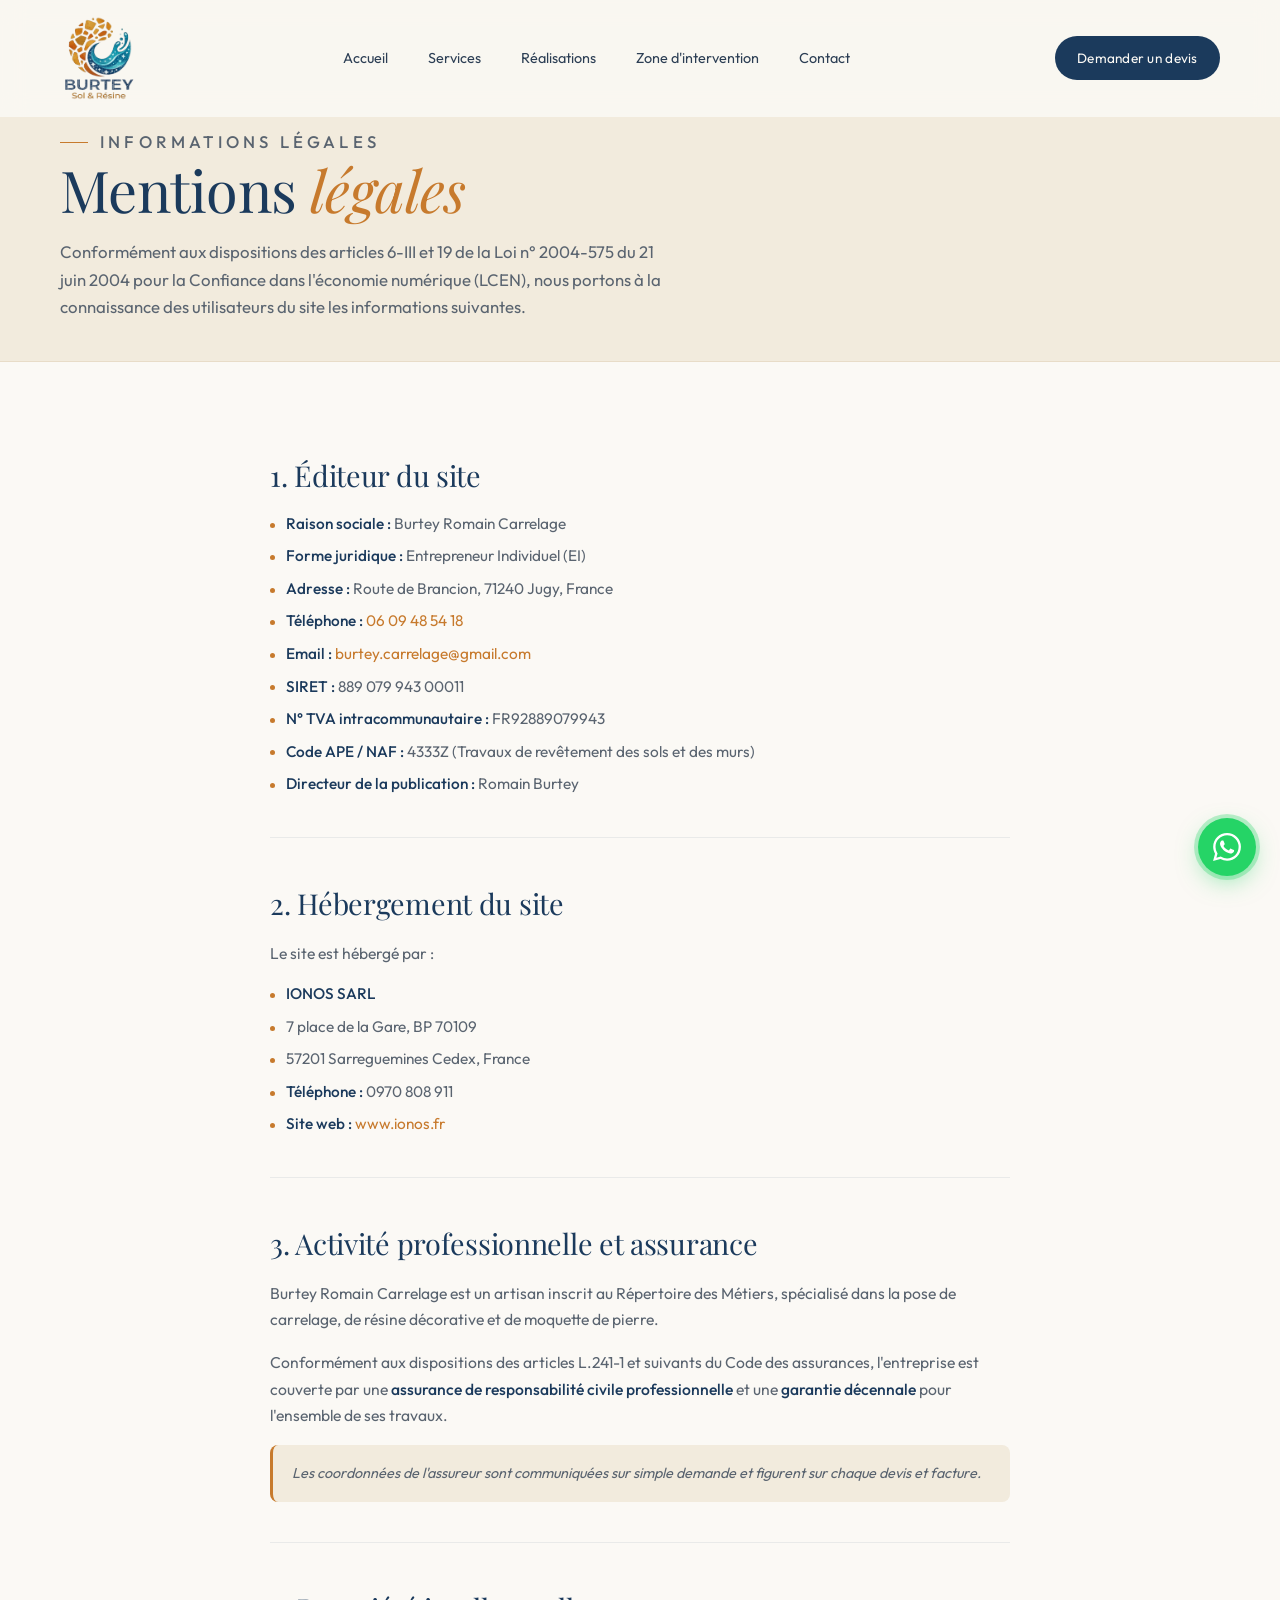
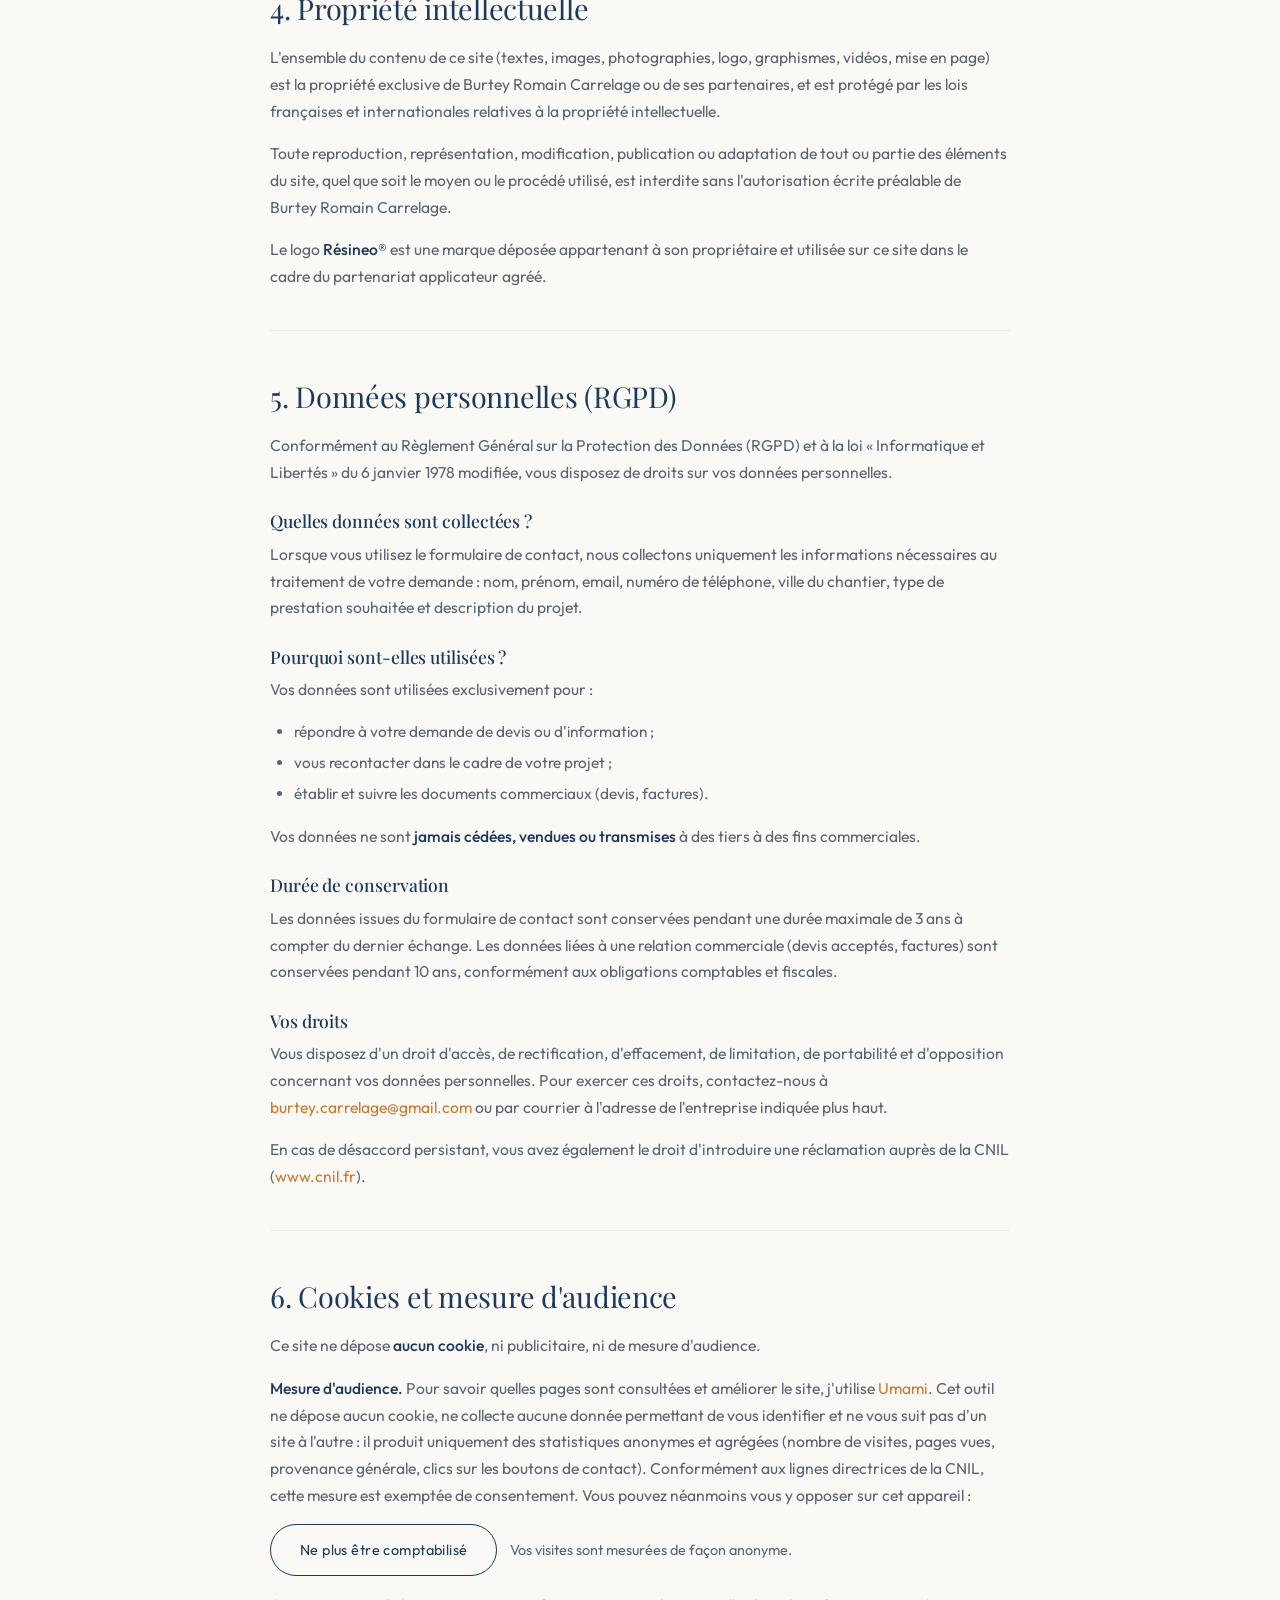
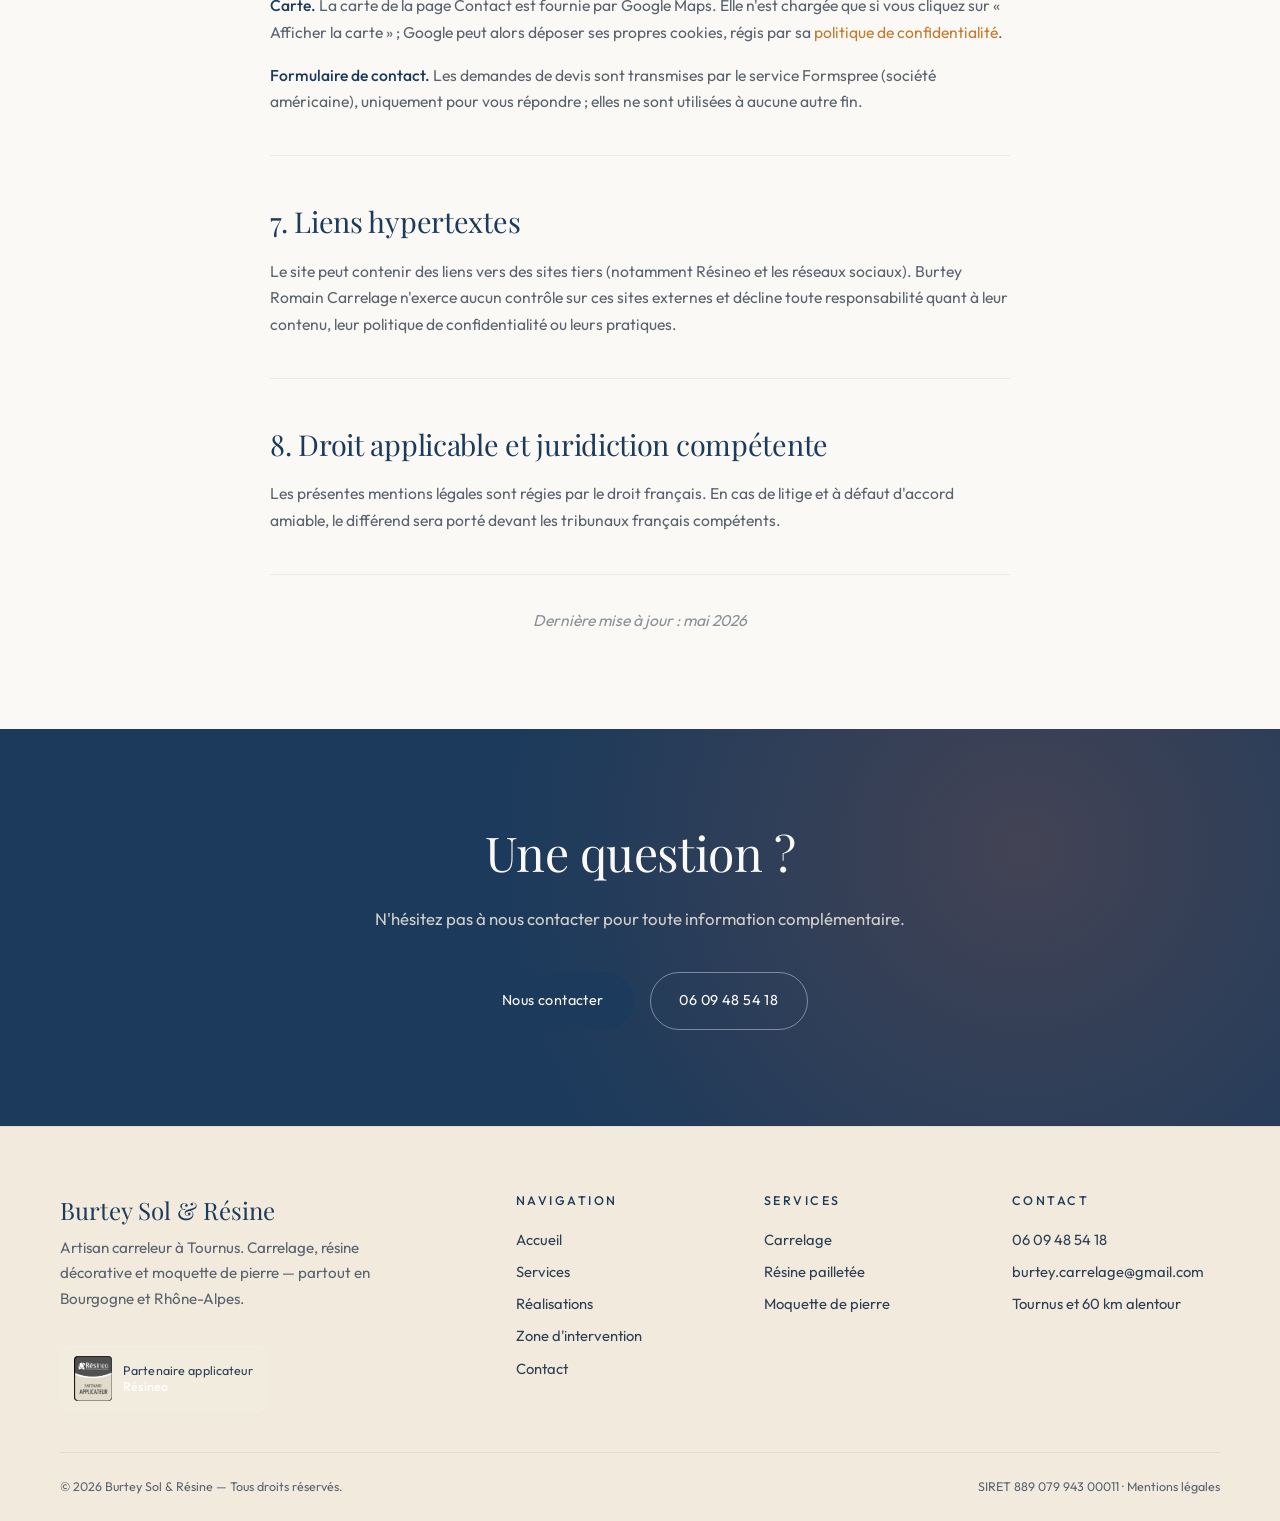
<file: mentions-legales.html>
<!DOCTYPE html>
<html lang="fr">
<head>
<meta charset="UTF-8">
<meta name="google-site-verification" content="xGvGWPJBV5rTDH7DYIBWFRfJeAtCkhb6s3mdTfpLI4I" />
<meta name="viewport" content="width=device-width, initial-scale=1.0">
<title>Mentions légales | Burtey Sol & Résine</title>
<meta name="description" content="Mentions légales du site Burtey Sol & Résine — informations sur l'éditeur, l'hébergeur, les données personnelles et la propriété intellectuelle.">
<meta name="robots" content="index, follow">

<link rel="canonical" href="https://burtey-sol-resine.fr/mentions-legales.html">

<!-- Open Graph / partage (WhatsApp, Facebook, SMS) -->
<meta property="og:type" content="website">
<meta property="og:site_name" content="Burtey Sol &amp; Résine">
<meta property="og:locale" content="fr_FR">
<meta property="og:url" content="https://burtey-sol-resine.fr/mentions-legales.html">
<meta property="og:title" content="Mentions légales">
<meta property="og:description" content="Mentions légales du site Burtey Sol & Résine — informations sur l'éditeur, l'hébergeur, les données personnelles et la propriété intellectuelle.">
<meta property="og:image" content="https://burtey-sol-resine.fr/images/og-image.jpg">
<meta property="og:image:width" content="1200">
<meta property="og:image:height" content="630">
<meta property="og:image:alt" content="Plage de piscine en moquette de pierre réalisée par Burtey Sol &amp; Résine">
<meta name="twitter:card" content="summary_large_image">

<!-- Polices auto-hébergées : préchargement des deux principales -->
<link rel="preload" href="fonts/outfit-latin.woff2" as="font" type="font/woff2" crossorigin>
<link rel="preload" href="fonts/playfair-display-latin.woff2" as="font" type="font/woff2" crossorigin>


<!-- Données structurées schema.org -->
<script type="application/ld+json">
{
  "@context": "https://schema.org",
  "@graph": [
    {
      "@type": "BreadcrumbList",
      "itemListElement": [
        {
          "@type": "ListItem",
          "position": 1,
          "name": "Accueil",
          "item": "https://burtey-sol-resine.fr/"
        },
        {
          "@type": "ListItem",
          "position": 2,
          "name": "Mentions légales",
          "item": "https://burtey-sol-resine.fr/mentions-legales.html"
        }
      ]
    }
  ]
}
</script>


<!-- Favicons -->
<link rel="icon" type="image/png" sizes="48x48" href="images/favicon.png">
<link rel="icon" type="image/x-icon" href="images/favicon.ico">
<link rel="apple-touch-icon" sizes="180x180" href="images/apple-touch-icon.png">
<meta name="theme-color" content="#1B3A5C">

<link rel="stylesheet" href="css/style.css?v=20261003b">
</head>
<body>

<!-- ===== Navigation ===== -->
<header class="nav">
  <div class="container nav__inner">
    <a href="index.html" class="nav__logo" aria-label="Burtey Sol & Résine - Accueil">
      <img src="images/logo-full.webp" alt="Burtey Sol & Résine" class="nav__logo-img">
    </a>
    <nav>
      <ul class="nav__menu">
        <li><a href="index.html" class="nav__link">Accueil</a></li>
        <li><a href="services.html" class="nav__link">Services</a></li>
        <li><a href="realisations.html" class="nav__link">Réalisations</a></li>
        <li><a href="zone.html" class="nav__link">Zone d'intervention</a></li>
        <li><a href="contact.html" class="nav__link">Contact</a></li>
      </ul>
    </nav>
    <a href="contact.html" class="nav__cta">Demander un devis</a>
    <button class="nav__burger" aria-label="Menu">
      <span></span><span></span><span></span>
    </button>
  </div>
  <div class="nav__mobile">
    <ul>
      <li><a href="index.html">Accueil</a></li>
      <li><a href="services.html">Services</a></li>
      <li><a href="realisations.html">Réalisations</a></li>
      <li><a href="zone.html">Zone d'intervention</a></li>
      <li><a href="contact.html">Contact</a></li>
    </ul>
    <div class="nav__mobile-footer">
      <a href="tel:+33609485418">06 09 48 54 18</a><br>
      <a href="mailto:burtey.carrelage@gmail.com">burtey.carrelage@gmail.com</a>
    </div>
  </div>
</header>

<!-- ===== Page header ===== -->
<section class="page-header">
  <div class="container">
    <p class="eyebrow">Informations légales</p>
    <h1>Mentions <em>légales</em></h1>
    <p class="page-header__lead">
      Conformément aux dispositions des articles 6-III et 19 de la Loi n° 2004-575
      du 21 juin 2004 pour la Confiance dans l'économie numérique (LCEN), nous portons
      à la connaissance des utilisateurs du site les informations suivantes.
    </p>
  </div>
</section>

<!-- ===== Contenu légal ===== -->
<section class="section">
  <div class="container container--narrow">

    <div class="legal-block">
      <h2>1. Éditeur du site</h2>
      <ul class="legal-list">
        <li><strong>Raison sociale :</strong> Burtey Romain Carrelage</li>
        <li><strong>Forme juridique :</strong> Entrepreneur Individuel (EI)</li>
        <li><strong>Adresse :</strong> Route de Brancion, 71240 Jugy, France</li>
        <li><strong>Téléphone :</strong> <a href="tel:+33609485418">06 09 48 54 18</a></li>
        <li><strong>Email :</strong> <a href="mailto:burtey.carrelage@gmail.com">burtey.carrelage@gmail.com</a></li>
        <li><strong>SIRET :</strong> 889 079 943 00011</li>
        <li><strong>N° TVA intracommunautaire :</strong> FR92889079943</li>
        <li><strong>Code APE / NAF :</strong> 4333Z (Travaux de revêtement des sols et des murs)</li>
        <li><strong>Directeur de la publication :</strong> Romain Burtey</li>
      </ul>
    </div>

    <div class="legal-block">
      <h2>2. Hébergement du site</h2>
      <p>Le site est hébergé par :</p>
      <ul class="legal-list">
        <li><strong>IONOS SARL</strong></li>
        <li>7 place de la Gare, BP 70109</li>
        <li>57201 Sarreguemines Cedex, France</li>
        <li><strong>Téléphone :</strong> 0970 808 911</li>
        <li><strong>Site web :</strong> <a href="https://www.ionos.fr" target="_blank" rel="noopener">www.ionos.fr</a></li>
      </ul>
    </div>

    <div class="legal-block">
      <h2>3. Activité professionnelle et assurance</h2>
      <p>
        Burtey Romain Carrelage est un artisan inscrit au Répertoire des Métiers,
        spécialisé dans la pose de carrelage, de résine décorative et de moquette
        de pierre.
      </p>
      <p>
        Conformément aux dispositions des articles L.241-1 et suivants du Code
        des assurances, l'entreprise est couverte par une <strong>assurance de
        responsabilité civile professionnelle</strong> et une <strong>garantie
        décennale</strong> pour l'ensemble de ses travaux.
      </p>
      <p class="legal-note">
        <em>Les coordonnées de l'assureur sont communiquées sur simple demande
        et figurent sur chaque devis et facture.</em>
      </p>
    </div>

    <div class="legal-block">
      <h2>4. Propriété intellectuelle</h2>
      <p>
        L'ensemble du contenu de ce site (textes, images, photographies, logo,
        graphismes, vidéos, mise en page) est la propriété exclusive de
        Burtey Romain Carrelage ou de ses partenaires, et est protégé par les
        lois françaises et internationales relatives à la propriété intellectuelle.
      </p>
      <p>
        Toute reproduction, représentation, modification, publication ou adaptation
        de tout ou partie des éléments du site, quel que soit le moyen ou le procédé
        utilisé, est interdite sans l'autorisation écrite préalable de Burtey
        Romain Carrelage.
      </p>
      <p>
        Le logo <strong>Résineo®</strong> est une marque déposée appartenant à
        son propriétaire et utilisée sur ce site dans le cadre du partenariat
        applicateur agréé.
      </p>
    </div>

    <div class="legal-block">
      <h2>5. Données personnelles (RGPD)</h2>
      <p>
        Conformément au Règlement Général sur la Protection des Données (RGPD)
        et à la loi « Informatique et Libertés » du 6 janvier 1978 modifiée,
        vous disposez de droits sur vos données personnelles.
      </p>

      <h3>Quelles données sont collectées ?</h3>
      <p>
        Lorsque vous utilisez le formulaire de contact, nous collectons uniquement
        les informations nécessaires au traitement de votre demande : nom, prénom,
        email, numéro de téléphone, ville du chantier, type de prestation souhaitée
        et description du projet.
      </p>

      <h3>Pourquoi sont-elles utilisées ?</h3>
      <p>
        Vos données sont utilisées exclusivement pour :
      </p>
      <ul>
        <li>répondre à votre demande de devis ou d'information ;</li>
        <li>vous recontacter dans le cadre de votre projet ;</li>
        <li>établir et suivre les documents commerciaux (devis, factures).</li>
      </ul>
      <p>
        Vos données ne sont <strong>jamais cédées, vendues ou transmises</strong>
        à des tiers à des fins commerciales.
      </p>

      <h3>Durée de conservation</h3>
      <p>
        Les données issues du formulaire de contact sont conservées pendant
        une durée maximale de 3 ans à compter du dernier échange. Les données
        liées à une relation commerciale (devis acceptés, factures) sont
        conservées pendant 10 ans, conformément aux obligations comptables
        et fiscales.
      </p>

      <h3>Vos droits</h3>
      <p>
        Vous disposez d'un droit d'accès, de rectification, d'effacement,
        de limitation, de portabilité et d'opposition concernant vos données
        personnelles. Pour exercer ces droits, contactez-nous à
        <a href="mailto:burtey.carrelage@gmail.com">burtey.carrelage@gmail.com</a>
        ou par courrier à l'adresse de l'entreprise indiquée plus haut.
      </p>
      <p>
        En cas de désaccord persistant, vous avez également le droit d'introduire
        une réclamation auprès de la CNIL
        (<a href="https://www.cnil.fr" target="_blank" rel="noopener">www.cnil.fr</a>).
      </p>
    </div>

    <div class="legal-block">
      <h2>6. Cookies et mesure d'audience</h2>
      <p>
        Ce site ne dépose <strong>aucun cookie</strong>, ni publicitaire, ni de mesure d'audience.
      </p>
      <p>
        <strong>Mesure d'audience.</strong> Pour savoir quelles pages sont consultées et
        améliorer le site, j'utilise <a href="https://umami.is/privacy" target="_blank" rel="noopener">Umami</a>.
        Cet outil ne dépose aucun cookie, ne collecte aucune donnée permettant de vous identifier
        et ne vous suit pas d'un site à l'autre : il produit uniquement des statistiques anonymes
        et agrégées (nombre de visites, pages vues, provenance générale, clics sur les boutons de
        contact). Conformément aux lignes directrices de la CNIL, cette mesure est exemptée de
        consentement. Vous pouvez néanmoins vous y opposer sur cet appareil :
      </p>
      <p>
        <button type="button" class="btn btn--ghost" data-analytics-optout>Ne plus être comptabilisé</button>
        <span data-analytics-optout-status style="margin-left:.6rem;font-size:.9rem;"></span>
      </p>
      <p>
        <strong>Carte.</strong> La carte de la page Contact est fournie par Google Maps. Elle n'est
        chargée que si vous cliquez sur « Afficher la carte » ; Google peut alors déposer ses propres
        cookies, régis par sa <a href="https://policies.google.com/privacy?hl=fr" target="_blank" rel="noopener">politique de confidentialité</a>.
      </p>
      <p>
        <strong>Formulaire de contact.</strong> Les demandes de devis sont transmises par le service
        Formspree (société américaine), uniquement pour vous répondre ; elles ne sont utilisées
        à aucune autre fin.
      </p>
    </div>

    <div class="legal-block">
      <h2>7. Liens hypertextes</h2>
      <p>
        Le site peut contenir des liens vers des sites tiers (notamment Résineo
        et les réseaux sociaux). Burtey Romain Carrelage n'exerce aucun contrôle
        sur ces sites externes et décline toute responsabilité quant à leur
        contenu, leur politique de confidentialité ou leurs pratiques.
      </p>
    </div>

    <div class="legal-block">
      <h2>8. Droit applicable et juridiction compétente</h2>
      <p>
        Les présentes mentions légales sont régies par le droit français.
        En cas de litige et à défaut d'accord amiable, le différend sera
        porté devant les tribunaux français compétents.
      </p>
    </div>

    <div class="legal-block legal-block--last">
      <p class="legal-update">
        <em>Dernière mise à jour : mai 2026</em>
      </p>
    </div>

  </div>
</section>

<!-- ===== CTA ===== -->
<section class="cta-section">
  <div class="container">
    <div class="cta-section__inner">
      <h2>Une question ?</h2>
      <p>N'hésitez pas à nous contacter pour toute information complémentaire.</p>
      <div class="cta-section__buttons">
        <a href="contact.html" class="btn btn--primary">Nous contacter</a>
        <a href="tel:+33609485418" class="btn btn--ghost-light">06 09 48 54 18</a>
      </div>
    </div>
  </div>
</section>

<!-- ===== Footer ===== -->
<footer class="footer">
  <div class="container">
    <div class="footer__grid">
      <div>
        <div class="footer__brand">Burtey Sol & Résine</div>
        <p class="footer__tagline">
          Artisan carreleur à Tournus. Carrelage, résine décorative et moquette
          de pierre — partout en Bourgogne et Rhône-Alpes.
        </p>
        <a href="services.html#moquette" class="footer__partner" aria-label="Partenaire applicateur Résineo">
          <img src="images/resineo-partenaire.webp" alt="" loading="lazy">
          <span>Partenaire applicateur<br><strong>Résineo</strong></span>
        </a>
      </div>
      <div>
        <h5>Navigation</h5>
        <ul>
          <li><a href="index.html">Accueil</a></li>
          <li><a href="services.html">Services</a></li>
          <li><a href="realisations.html">Réalisations</a></li>
          <li><a href="zone.html">Zone d'intervention</a></li>
          <li><a href="contact.html">Contact</a></li>
        </ul>
      </div>
      <div>
        <h5>Services</h5>
        <ul>
          <li><a href="services.html#carrelage">Carrelage</a></li>
          <li><a href="services.html#resine">Résine pailletée</a></li>
          <li><a href="services.html#moquette">Moquette de pierre</a></li>
        </ul>
      </div>
      <div>
        <h5>Contact</h5>
        <ul>
          <li><a href="tel:+33609485418">06 09 48 54 18</a></li>
          <li><a href="mailto:burtey.carrelage@gmail.com">burtey.carrelage@gmail.com</a></li>
          <li>Tournus et 60 km alentour</li>
        </ul>
      </div>
    </div>
    <div class="footer__bottom">
      <div>© <span id="year"></span> Burtey Sol & Résine — Tous droits réservés.</div>
      <div>SIRET 889 079 943 00011 · <a href="mentions-legales.html">Mentions légales</a></div>
    </div>
  </div>
</footer>

<!-- ===== WhatsApp flottant ===== -->
<a href="https://wa.me/33609485418" class="fab-whatsapp" target="_blank" rel="noopener" aria-label="Contacter sur WhatsApp">
  <svg viewBox="0 0 24 24" fill="currentColor">
    <path d="M17.472 14.382c-.297-.149-1.758-.867-2.03-.967-.273-.099-.471-.148-.67.15-.197.297-.767.966-.94 1.164-.173.199-.347.223-.644.075-.297-.15-1.255-.463-2.39-1.475-.883-.788-1.48-1.761-1.653-2.059-.173-.297-.018-.458.13-.606.134-.133.298-.347.446-.52.149-.174.198-.298.298-.497.099-.198.05-.371-.025-.52-.075-.149-.669-1.612-.916-2.207-.242-.579-.487-.5-.669-.51-.173-.008-.371-.01-.57-.01-.198 0-.52.074-.792.372-.272.297-1.04 1.016-1.04 2.479 0 1.462 1.065 2.875 1.213 3.074.149.198 2.096 3.2 5.077 4.487.709.306 1.262.489 1.694.625.712.227 1.36.195 1.871.118.571-.085 1.758-.719 2.006-1.413.248-.694.248-1.289.173-1.413-.074-.124-.272-.198-.57-.347m-5.421 7.403h-.004a9.87 9.87 0 01-5.031-1.378l-.361-.214-3.741.982.998-3.648-.235-.374a9.86 9.86 0 01-1.51-5.26c.001-5.45 4.436-9.884 9.888-9.884 2.64 0 5.122 1.03 6.988 2.898a9.825 9.825 0 012.893 6.994c-.003 5.45-4.437 9.884-9.885 9.884m8.413-18.297A11.815 11.815 0 0012.05 0C5.495 0 .16 5.335.157 11.892c0 2.096.547 4.142 1.588 5.945L.057 24l6.305-1.654a11.882 11.882 0 005.683 1.448h.005c6.554 0 11.89-5.335 11.893-11.893A11.821 11.821 0 0020.464 3.488"/>
  </svg>
</a>

<script src="js/main.js?v=20261003c"></script>
</body>
</html>
</file>
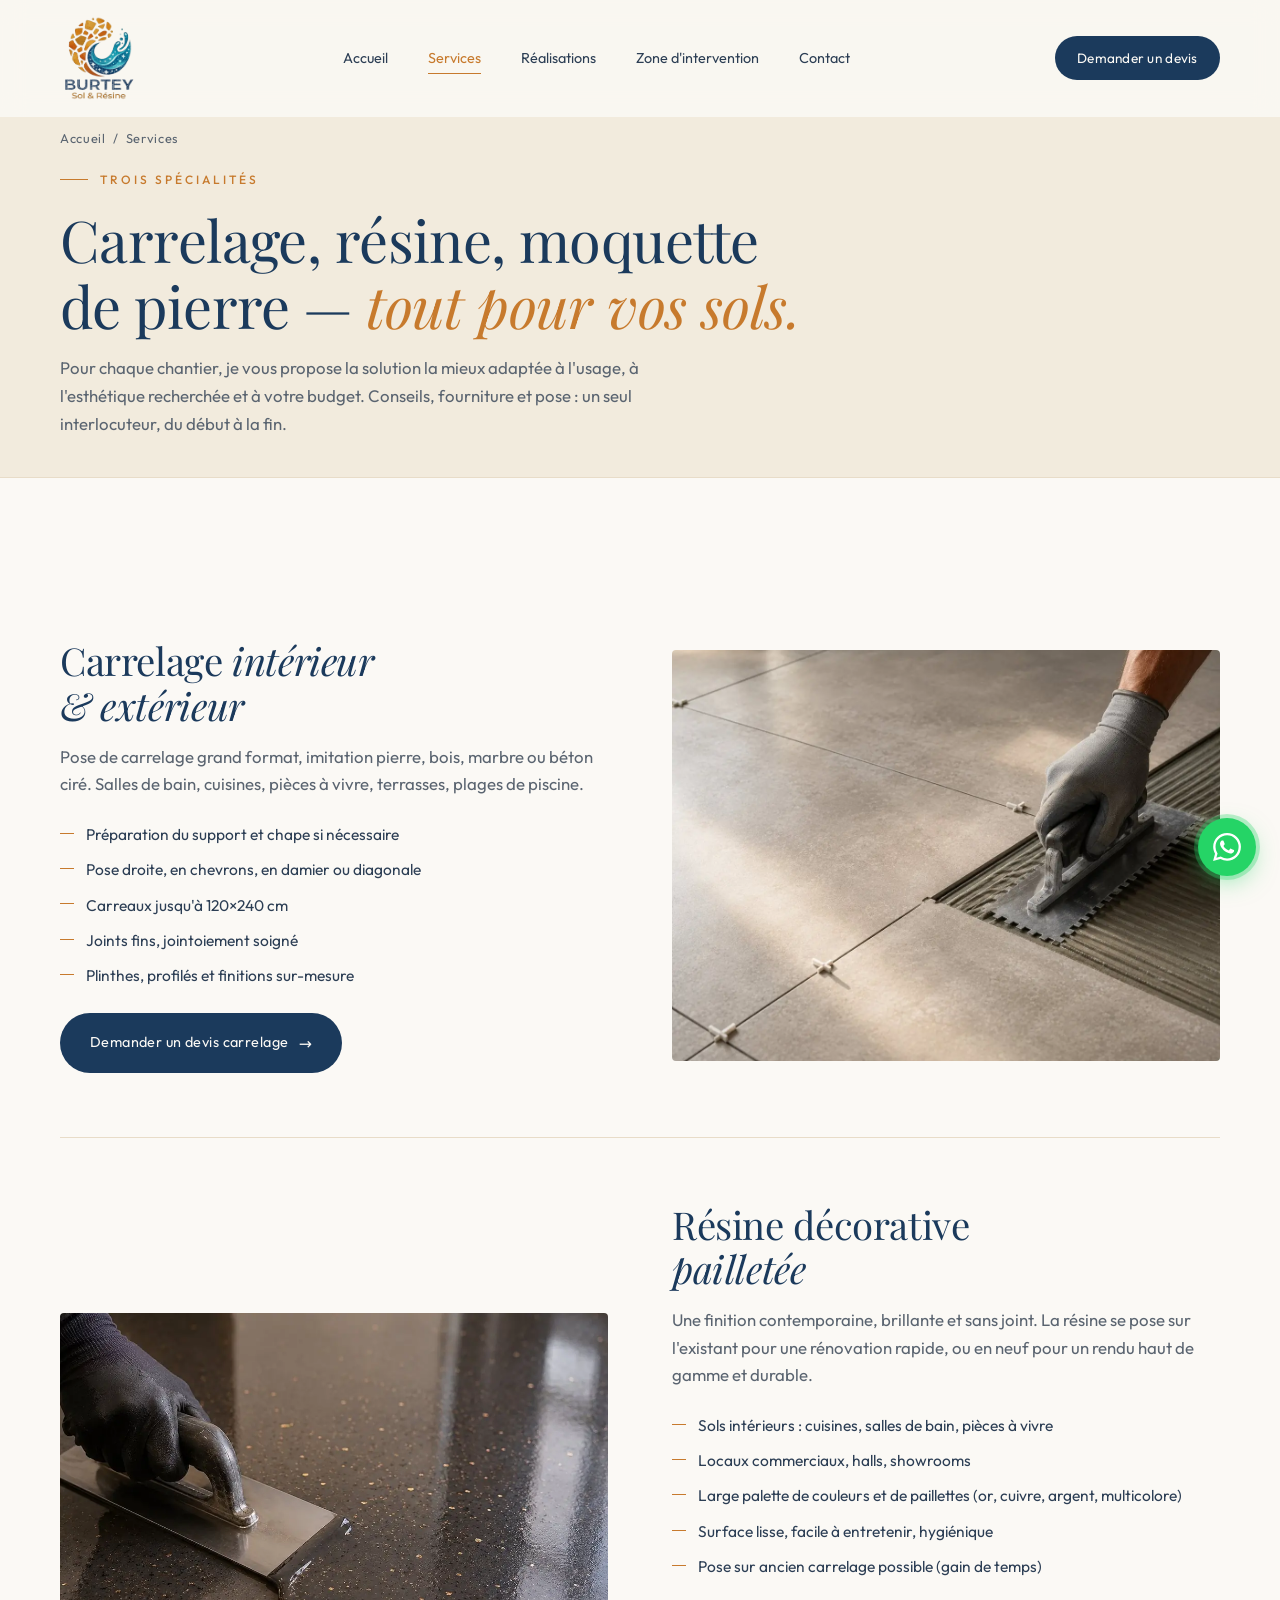
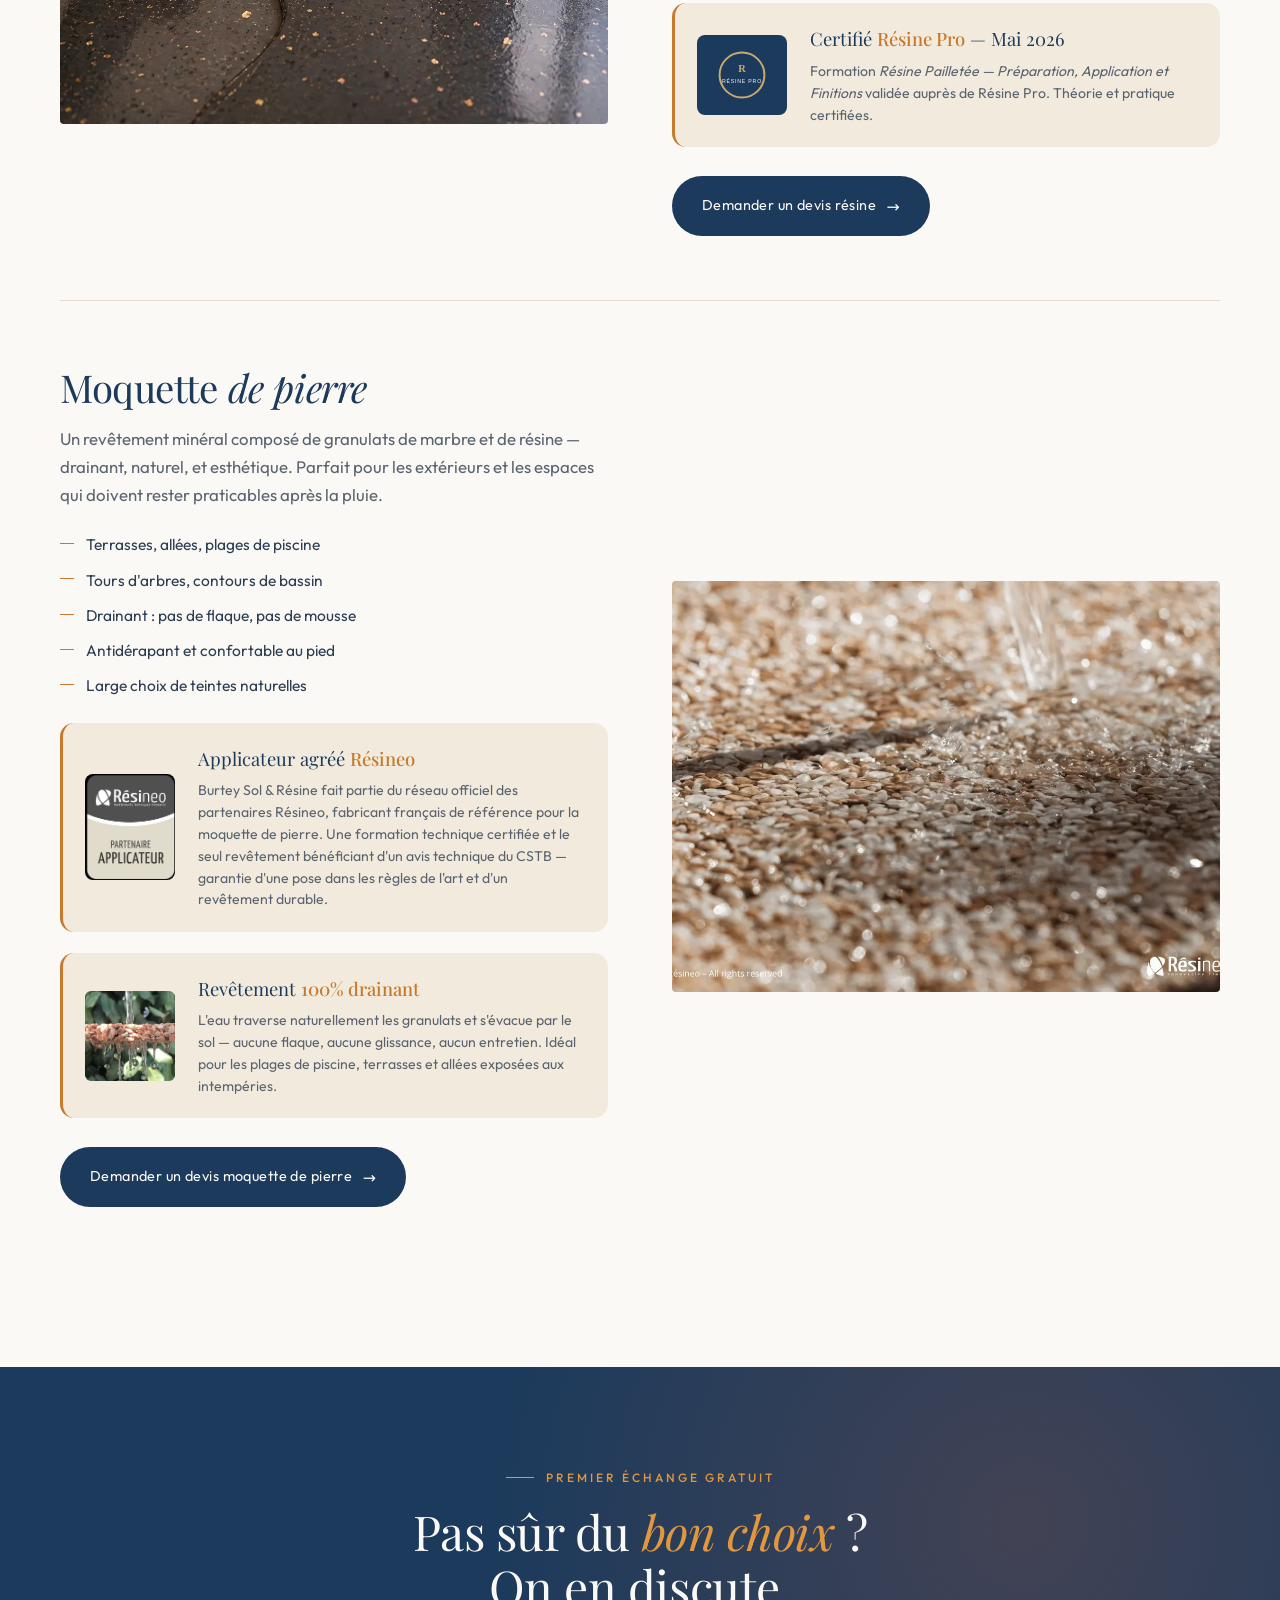
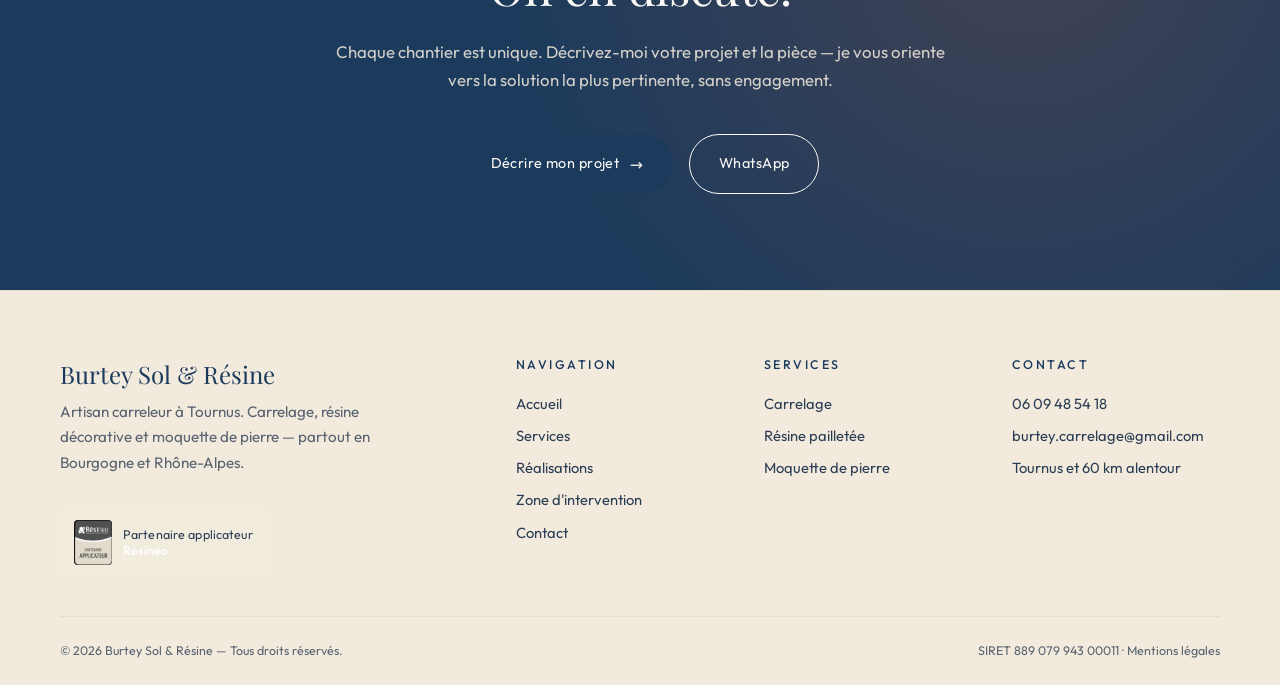
<file: services.html>
<!DOCTYPE html>
<html lang="fr">
<head>
<meta charset="UTF-8">
<meta name="google-site-verification" content="xGvGWPJBV5rTDH7DYIBWFRfJeAtCkhb6s3mdTfpLI4I" />
<meta name="viewport" content="width=device-width, initial-scale=1.0">
<title>Services — Carrelage, Résine, Moquette de pierre | Burtey Sol & Résine</title>
<meta name="description" content="Découvrez nos services : carrelage intérieur/extérieur, résine décorative pailletée et moquette de pierre. Artisan à Tournus, Mâcon, Chalon-sur-Saône.">

<link rel="canonical" href="https://burtey-sol-resine.fr/services.html">

<!-- Open Graph / partage (WhatsApp, Facebook, SMS) -->
<meta property="og:type" content="website">
<meta property="og:site_name" content="Burtey Sol &amp; Résine">
<meta property="og:locale" content="fr_FR">
<meta property="og:url" content="https://burtey-sol-resine.fr/services.html">
<meta property="og:title" content="Services — Carrelage, Résine, Moquette de pierre">
<meta property="og:description" content="Découvrez nos services : carrelage intérieur/extérieur, résine décorative pailletée et moquette de pierre. Artisan à Tournus, Mâcon, Chalon-sur-Saône.">
<meta property="og:image" content="https://burtey-sol-resine.fr/images/og-image.jpg">
<meta property="og:image:width" content="1200">
<meta property="og:image:height" content="630">
<meta property="og:image:alt" content="Plage de piscine en moquette de pierre réalisée par Burtey Sol &amp; Résine">
<meta name="twitter:card" content="summary_large_image">

<!-- Polices auto-hébergées : préchargement des deux principales -->
<link rel="preload" href="fonts/outfit-latin.woff2" as="font" type="font/woff2" crossorigin>
<link rel="preload" href="fonts/playfair-display-latin.woff2" as="font" type="font/woff2" crossorigin>


<!-- Données structurées schema.org -->
<script type="application/ld+json">
{
  "@context": "https://schema.org",
  "@graph": [
    {
      "@type": "Service",
      "name": "Carrelage intérieur et extérieur",
      "serviceType": "Carrelage intérieur et extérieur",
      "description": "Pose de carrelage, faïence, grands formats, terrasses et plages de piscine.",
      "url": "https://burtey-sol-resine.fr/services.html#carrelage",
      "provider": {
        "@id": "https://burtey-sol-resine.fr/#entreprise"
      },
      "areaServed": {
        "@type": "GeoCircle",
        "geoMidpoint": {
          "@type": "GeoCoordinates",
          "latitude": 46.5627,
          "longitude": 4.9097
        },
        "geoRadius": 60000
      }
    },
    {
      "@type": "Service",
      "name": "Résine décorative pailletée",
      "serviceType": "Résine décorative pailletée",
      "description": "Sol en résine pailletée sans joint, applicable sur ancien carrelage.",
      "url": "https://burtey-sol-resine.fr/services.html#resine",
      "provider": {
        "@id": "https://burtey-sol-resine.fr/#entreprise"
      },
      "areaServed": {
        "@type": "GeoCircle",
        "geoMidpoint": {
          "@type": "GeoCoordinates",
          "latitude": 46.5627,
          "longitude": 4.9097
        },
        "geoRadius": 60000
      }
    },
    {
      "@type": "Service",
      "name": "Moquette de pierre",
      "serviceType": "Moquette de pierre",
      "description": "Revêtement drainant en granulats de marbre liés à la résine, pour plages de piscine, terrasses et allées. Applicateur partenaire Résineo.",
      "url": "https://burtey-sol-resine.fr/services.html#moquette",
      "provider": {
        "@id": "https://burtey-sol-resine.fr/#entreprise"
      },
      "areaServed": {
        "@type": "GeoCircle",
        "geoMidpoint": {
          "@type": "GeoCoordinates",
          "latitude": 46.5627,
          "longitude": 4.9097
        },
        "geoRadius": 60000
      }
    },
    {
      "@type": "BreadcrumbList",
      "itemListElement": [
        {
          "@type": "ListItem",
          "position": 1,
          "name": "Accueil",
          "item": "https://burtey-sol-resine.fr/"
        },
        {
          "@type": "ListItem",
          "position": 2,
          "name": "Services",
          "item": "https://burtey-sol-resine.fr/services.html"
        }
      ]
    }
  ]
}
</script>

<meta name="keywords" content="carrelage Tournus, résine pailletée, moquette de pierre Saône-et-Loire, carreleur Mâcon">
<!-- Favicons -->
<link rel="icon" type="image/png" sizes="48x48" href="images/favicon.png">
<link rel="icon" type="image/x-icon" href="images/favicon.ico">
<link rel="apple-touch-icon" sizes="180x180" href="images/apple-touch-icon.png">
<meta name="theme-color" content="#1B3A5C">
<link rel="stylesheet" href="css/style.css?v=20261003b">
</head>
<body>

<!-- ===== Navigation ===== -->
<header class="nav">
  <div class="container nav__inner">
    <a href="index.html" class="nav__logo" aria-label="Burtey Sol & Résine - Accueil">
      <img src="images/logo-full.webp" alt="Burtey Sol & Résine" class="nav__logo-img">
    </a>
    <nav>
      <ul class="nav__menu">
        <li><a href="index.html" class="nav__link">Accueil</a></li>
        <li><a href="services.html" class="nav__link active">Services</a></li>
        <li><a href="realisations.html" class="nav__link">Réalisations</a></li>
        <li><a href="zone.html" class="nav__link">Zone d'intervention</a></li>
        <li><a href="contact.html" class="nav__link">Contact</a></li>
      </ul>
    </nav>
    <a href="contact.html" class="nav__cta">Demander un devis</a>
    <button class="nav__burger" aria-label="Menu">
      <span></span><span></span><span></span>
    </button>
  </div>
  <div class="nav__mobile">
    <ul>
      <li><a href="index.html">Accueil</a></li>
      <li><a href="services.html" class="active">Services</a></li>
      <li><a href="realisations.html">Réalisations</a></li>
      <li><a href="zone.html">Zone d'intervention</a></li>
      <li><a href="contact.html">Contact</a></li>
    </ul>
    <div class="nav__mobile-footer">
      <a href="tel:+33609485418">06 09 48 54 18</a><br>
      <a href="mailto:burtey.carrelage@gmail.com">burtey.carrelage@gmail.com</a>
    </div>
  </div>
</header>

<!-- ===== Page header ===== -->
<section class="page-header">
  <div class="container">
    <div class="page-header__breadcrumb">
      <a href="index.html">Accueil</a> &nbsp;/&nbsp; Services
    </div>
    <span class="eyebrow">Trois spécialités</span>
    <h1>Carrelage, résine, moquette de pierre — <em>tout pour vos sols.</em></h1>
    <p>
      Pour chaque chantier, je vous propose la solution la mieux adaptée à
      l'usage, à l'esthétique recherchée et à votre budget. Conseils, fourniture
      et pose : un seul interlocuteur, du début à la fin.
    </p>
  </div>
</section>

<!-- ===== Service 1 : Carrelage ===== -->
<section id="carrelage">
  <div class="container">
    <div class="service-block service-block__grid reveal">
      <div>
        <h2>Carrelage <em>intérieur & extérieur</em></h2>
        <p class="service-block__desc">
          Pose de carrelage grand format, imitation pierre, bois, marbre ou
          béton ciré. Salles de bain, cuisines, pièces à vivre, terrasses,
          plages de piscine.
        </p>
        <ul>
          <li>Préparation du support et chape si nécessaire</li>
          <li>Pose droite, en chevrons, en damier ou diagonale</li>
          <li>Carreaux jusqu'à 120×240 cm</li>
          <li>Joints fins, jointoiement soigné</li>
          <li>Plinthes, profilés et finitions sur-mesure</li>
        </ul>
        <a href="contact.html" class="btn btn--primary">Demander un devis carrelage <span class="arrow">→</span></a>
      </div>
      <div class="service-block__media">
        <img src="images/service-carrelage.webp" alt="Pose de carrelage grand format effet pierre" loading="lazy">
      </div>
    </div>

    <!-- ===== Service 2 : Résine ===== -->
    <div id="resine" class="service-block service-block__grid reveal">
      <div>
        <h2>Résine décorative <em>pailletée</em></h2>
        <p class="service-block__desc">
          Une finition contemporaine, brillante et sans joint. La résine se pose
          sur l'existant pour une rénovation rapide, ou en neuf pour un rendu
          haut de gamme et durable.
        </p>
        <ul>
          <li>Sols intérieurs : cuisines, salles de bain, pièces à vivre</li>
          <li>Locaux commerciaux, halls, showrooms</li>
          <li>Large palette de couleurs et de paillettes (or, cuivre, argent, multicolore)</li>
          <li>Surface lisse, facile à entretenir, hygiénique</li>
          <li>Pose sur ancien carrelage possible (gain de temps)</li>
        </ul>
        <!-- Encart certification Résine Pro -->
        <div class="partner-card">
          <div class="partner-card__logo" style="background:#1B3A5C;border-radius:8px;display:flex;align-items:center;justify-content:center;min-width:80px;height:80px;">
            <svg viewBox="0 0 60 60" width="48" height="48" xmlns="http://www.w3.org/2000/svg">
              <circle cx="30" cy="30" r="28" fill="none" stroke="#C9A96E" stroke-width="2.5"/>
              <text x="30" y="26" text-anchor="middle" font-family="serif" font-size="13" fill="#C9A96E" font-weight="bold">R</text>
              <text x="30" y="40" text-anchor="middle" font-family="sans-serif" font-size="6.5" fill="#ffffff" letter-spacing="1">RÉSINE PRO</text>
            </svg>
          </div>
          <div class="partner-card__content">
            <p class="partner-card__title">Certifié <strong>Résine Pro</strong> — Mai 2026</p>
            <p class="partner-card__desc">
              Formation <em>Résine Pailletée — Préparation, Application et Finitions</em> validée
              auprès de Résine Pro. Théorie et pratique certifiées.
            </p>
          </div>
        </div>

        <a href="contact.html" class="btn btn--primary">Demander un devis résine <span class="arrow">→</span></a>
      </div>
      <div class="service-block__media">
        <img src="images/service-resine.webp" alt="Application de résine décorative pailletée à la lisseuse" loading="lazy">
      </div>
    </div>

    <!-- ===== Service 3 : Moquette ===== -->
    <div id="moquette" class="service-block service-block__grid reveal">
      <div>
        <h2>Moquette <em>de pierre</em></h2>
        <p class="service-block__desc">
          Un revêtement minéral composé de granulats de marbre et de résine —
          drainant, naturel, et esthétique. Parfait pour les extérieurs et les
          espaces qui doivent rester praticables après la pluie.
        </p>
        <ul>
          <li>Terrasses, allées, plages de piscine</li>
          <li>Tours d'arbres, contours de bassin</li>
          <li>Drainant : pas de flaque, pas de mousse</li>
          <li>Antidérapant et confortable au pied</li>
          <li>Large choix de teintes naturelles</li>
        </ul>

        <!-- Encart partenaire Résineo -->
        <div class="partner-card">
          <img src="images/resineo-partenaire.webp" alt="Partenaire applicateur Résineo" class="partner-card__logo">
          <div class="partner-card__content">
            <p class="partner-card__title">Applicateur agréé <strong>Résineo</strong></p>
            <p class="partner-card__desc">
              Burtey Sol &amp; Résine fait partie du réseau officiel des partenaires Résineo,
              fabricant français de référence pour la moquette de pierre. Une formation
              technique certifiée et le seul revêtement bénéficiant d'un avis technique
              du CSTB — garantie d'une pose dans les règles de l'art et d'un revêtement durable.
            </p>
          </div>
        </div>

        <div class="partner-card" style="margin-top:-0.5rem">
          <img src="images/moquette-drainant-tranche.webp" alt="Coupe drainante de la moquette de pierre" class="partner-card__logo" style="border-radius:6px;object-fit:cover;height:90px">
          <div class="partner-card__content">
            <p class="partner-card__title">Revêtement <strong>100% drainant</strong></p>
            <p class="partner-card__desc">
              L'eau traverse naturellement les granulats et s'évacue par le sol — aucune
              flaque, aucune glissance, aucun entretien. Idéal pour les plages de piscine,
              terrasses et allées exposées aux intempéries.
            </p>
          </div>
        </div>

        <a href="contact.html" class="btn btn--primary">Demander un devis moquette de pierre <span class="arrow">→</span></a>
      </div>
      <div class="service-block__media">
        <img src="images/moquette-drainage-eau.webp" alt="Drainage naturel de la moquette de pierre — l'eau s'infiltre sans flaque" loading="lazy">
      </div>
    </div>
  </div>
</section>

<!-- ===== CTA final ===== -->
<section class="cta-section">
  <div class="container cta-section__inner reveal">
    <span class="eyebrow">Premier échange gratuit</span>
    <h2>Pas sûr du <em>bon choix</em> ?<br>On en discute.</h2>
    <p>
      Chaque chantier est unique. Décrivez-moi votre projet et la pièce — je
      vous oriente vers la solution la plus pertinente, sans engagement.
    </p>
    <div class="cta-section__buttons">
      <a href="contact.html" class="btn btn--primary">Décrire mon projet <span class="arrow">→</span></a>
      <a href="https://wa.me/33609485418" class="btn btn--ghost" target="_blank" rel="noopener">WhatsApp</a>
    </div>
  </div>
</section>

<!-- ===== Footer ===== -->
<footer class="footer">
  <div class="container">
    <div class="footer__grid">
      <div>
        <div class="footer__brand">Burtey Sol & Résine</div>
        <p class="footer__tagline">
          Artisan carreleur à Tournus. Carrelage, résine décorative et moquette
          de pierre — partout en Bourgogne et Rhône-Alpes.
        </p>
        <a href="services.html#moquette" class="footer__partner" aria-label="Partenaire applicateur Résineo">
          <img src="images/resineo-partenaire.webp" alt="" loading="lazy">
          <span>Partenaire applicateur<br><strong>Résineo</strong></span>
        </a>
      </div>
      <div>
        <h5>Navigation</h5>
        <ul>
          <li><a href="index.html">Accueil</a></li>
          <li><a href="services.html">Services</a></li>
          <li><a href="realisations.html">Réalisations</a></li>
          <li><a href="zone.html">Zone d'intervention</a></li>
          <li><a href="contact.html">Contact</a></li>
        </ul>
      </div>
      <div>
        <h5>Services</h5>
        <ul>
          <li><a href="services.html#carrelage">Carrelage</a></li>
          <li><a href="services.html#resine">Résine pailletée</a></li>
          <li><a href="services.html#moquette">Moquette de pierre</a></li>
        </ul>
      </div>
      <div>
        <h5>Contact</h5>
        <ul>
          <li><a href="tel:+33609485418">06 09 48 54 18</a></li>
          <li><a href="mailto:burtey.carrelage@gmail.com">burtey.carrelage@gmail.com</a></li>
          <li>Tournus et 60 km alentour</li>
        </ul>
      </div>
    </div>
    <div class="footer__bottom">
      <div>© <span id="year"></span> Burtey Sol & Résine — Tous droits réservés.</div>
      <div>SIRET 889 079 943 00011 · <a href="mentions-legales.html">Mentions légales</a></div>
    </div>
  </div>
</footer>

<a href="https://wa.me/33609485418" class="fab-whatsapp" target="_blank" rel="noopener" aria-label="Contacter sur WhatsApp">
  <svg viewBox="0 0 24 24" fill="currentColor">
    <path d="M17.472 14.382c-.297-.149-1.758-.867-2.03-.967-.273-.099-.471-.148-.67.15-.197.297-.767.966-.94 1.164-.173.199-.347.223-.644.075-.297-.15-1.255-.463-2.39-1.475-.883-.788-1.48-1.761-1.653-2.059-.173-.297-.018-.458.13-.606.134-.133.298-.347.446-.52.149-.174.198-.298.298-.497.099-.198.05-.371-.025-.52-.075-.149-.669-1.612-.916-2.207-.242-.579-.487-.5-.669-.51-.173-.008-.371-.01-.57-.01-.198 0-.52.074-.792.372-.272.297-1.04 1.016-1.04 2.479 0 1.462 1.065 2.875 1.213 3.074.149.198 2.096 3.2 5.077 4.487.709.306 1.262.489 1.694.625.712.227 1.36.195 1.871.118.571-.085 1.758-.719 2.006-1.413.248-.694.248-1.289.173-1.413-.074-.124-.272-.198-.57-.347m-5.421 7.403h-.004a9.87 9.87 0 01-5.031-1.378l-.361-.214-3.741.982.998-3.648-.235-.374a9.86 9.86 0 01-1.51-5.26c.001-5.45 4.436-9.884 9.888-9.884 2.64 0 5.122 1.03 6.988 2.898a9.825 9.825 0 012.893 6.994c-.003 5.45-4.437 9.884-9.885 9.884m8.413-18.297A11.815 11.815 0 0012.05 0C5.495 0 .16 5.335.157 11.892c0 2.096.547 4.142 1.588 5.945L.057 24l6.305-1.654a11.882 11.882 0 005.683 1.448h.005c6.554 0 11.89-5.335 11.893-11.893A11.821 11.821 0 0020.464 3.488"/>
  </svg>
</a>

<script src="js/main.js?v=20261003c"></script>
</body>
</html>
</file>
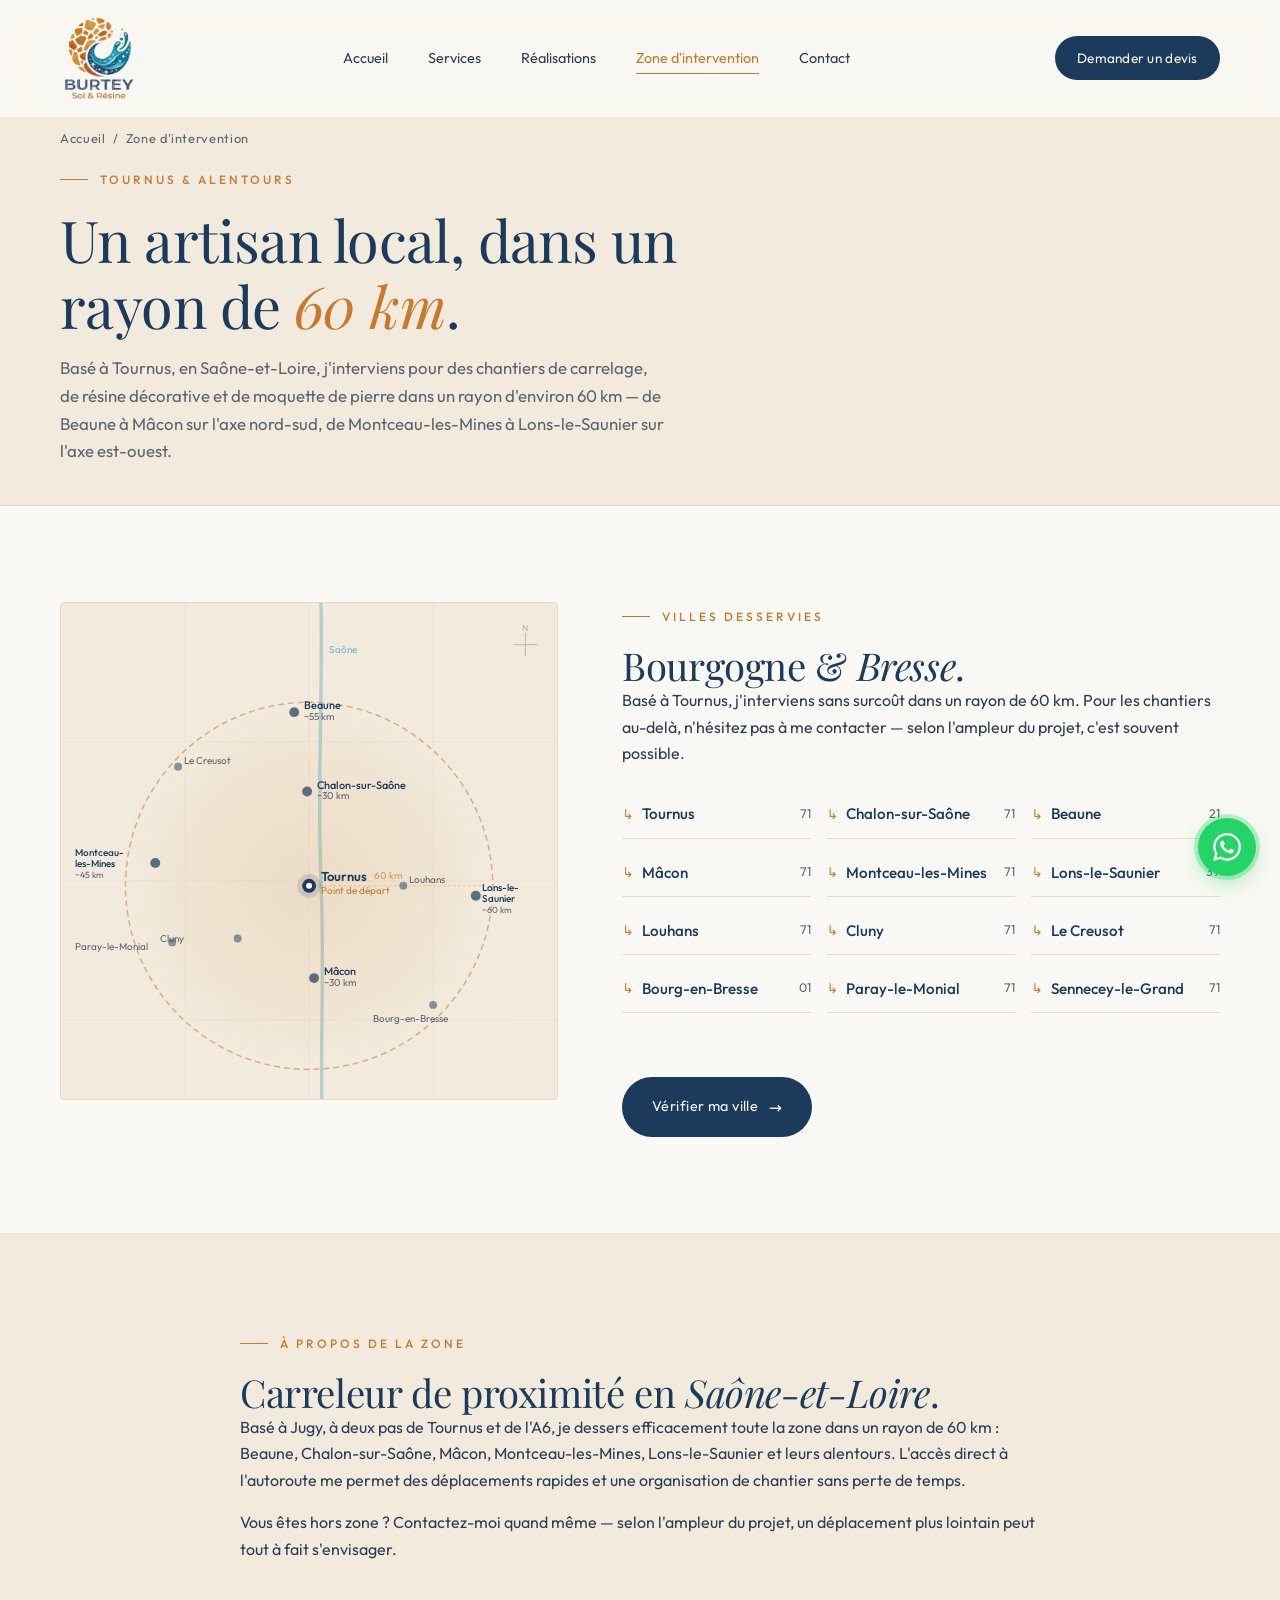
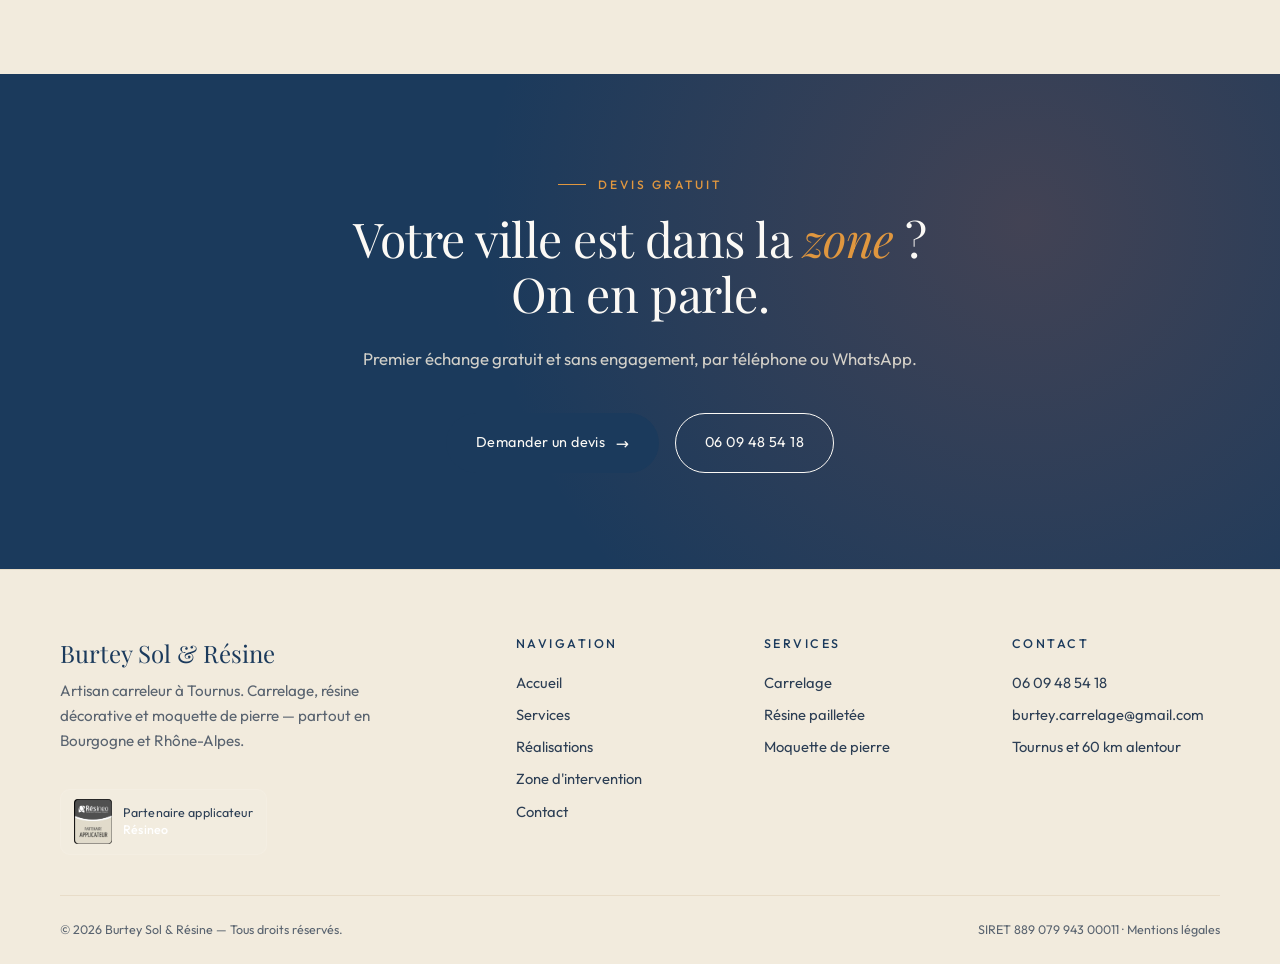
<file: zone.html>
<!DOCTYPE html>
<html lang="fr">
<head>
<meta charset="UTF-8">
<meta name="google-site-verification" content="xGvGWPJBV5rTDH7DYIBWFRfJeAtCkhb6s3mdTfpLI4I" />
<meta name="viewport" content="width=device-width, initial-scale=1.0">
<title>Zone d'intervention — Rayon 60 km autour de Tournus | Burtey Sol & Résine</title>
<meta name="description" content="Carreleur basé à Tournus (71). Intervention dans un rayon de 60 km : Beaune, Chalon-sur-Saône, Mâcon, Montceau-les-Mines, Lons-le-Saunier, Louhans, Cluny, Bourg-en-Bresse.">

<link rel="canonical" href="https://burtey-sol-resine.fr/zone.html">

<!-- Open Graph / partage (WhatsApp, Facebook, SMS) -->
<meta property="og:type" content="website">
<meta property="og:site_name" content="Burtey Sol &amp; Résine">
<meta property="og:locale" content="fr_FR">
<meta property="og:url" content="https://burtey-sol-resine.fr/zone.html">
<meta property="og:title" content="Zone d'intervention — Rayon 60 km autour de Tournus">
<meta property="og:description" content="Carreleur basé à Tournus (71). Intervention dans un rayon de 60 km : Beaune, Chalon-sur-Saône, Mâcon, Montceau-les-Mines, Lons-le-Saunier, Louhans, Cluny, Bourg-en-Bresse.">
<meta property="og:image" content="https://burtey-sol-resine.fr/images/og-image.jpg">
<meta property="og:image:width" content="1200">
<meta property="og:image:height" content="630">
<meta property="og:image:alt" content="Plage de piscine en moquette de pierre réalisée par Burtey Sol &amp; Résine">
<meta name="twitter:card" content="summary_large_image">

<!-- Polices auto-hébergées : préchargement des deux principales -->
<link rel="preload" href="fonts/outfit-latin.woff2" as="font" type="font/woff2" crossorigin>
<link rel="preload" href="fonts/playfair-display-latin.woff2" as="font" type="font/woff2" crossorigin>


<!-- Données structurées schema.org -->
<script type="application/ld+json">
{
  "@context": "https://schema.org",
  "@graph": [
    {
      "@type": "HomeAndConstructionBusiness",
      "@id": "https://burtey-sol-resine.fr/#entreprise",
      "name": "Burtey Sol & Résine",
      "legalName": "Burtey Romain Carrelage",
      "url": "https://burtey-sol-resine.fr/",
      "logo": "https://burtey-sol-resine.fr/images/logo-full.png",
      "image": "https://burtey-sol-resine.fr/images/og-image.jpg",
      "description": "Artisan carreleur basé près de Tournus : carrelage intérieur et extérieur, résine décorative pailletée et moquette de pierre, dans un rayon de 60 km en Saône-et-Loire, Ain et Jura.",
      "telephone": "+33609485418",
      "email": "burtey.carrelage@gmail.com",
      "priceRange": "€€",
      "address": {
        "@type": "PostalAddress",
        "addressLocality": "Jugy",
        "postalCode": "71240",
        "addressRegion": "Saône-et-Loire",
        "addressCountry": "FR"
      },
      "areaServed": [
        {
          "@type": "GeoCircle",
          "geoMidpoint": {
            "@type": "GeoCoordinates",
            "latitude": 46.5627,
            "longitude": 4.9097
          },
          "geoRadius": 60000
        },
        {
          "@type": "City",
          "name": "Tournus"
        },
        {
          "@type": "City",
          "name": "Mâcon"
        },
        {
          "@type": "City",
          "name": "Chalon-sur-Saône"
        },
        {
          "@type": "City",
          "name": "Beaune"
        },
        {
          "@type": "City",
          "name": "Cluny"
        },
        {
          "@type": "City",
          "name": "Louhans"
        },
        {
          "@type": "City",
          "name": "Montceau-les-Mines"
        },
        {
          "@type": "City",
          "name": "Lons-le-Saunier"
        },
        {
          "@type": "City",
          "name": "Bourg-en-Bresse"
        },
        {
          "@type": "City",
          "name": "Paray-le-Monial"
        }
      ],
      "openingHoursSpecification": [
        {
          "@type": "OpeningHoursSpecification",
          "dayOfWeek": [
            "Monday",
            "Tuesday",
            "Wednesday",
            "Thursday",
            "Friday"
          ],
          "opens": "08:00",
          "closes": "19:00"
        },
        {
          "@type": "OpeningHoursSpecification",
          "dayOfWeek": "Saturday",
          "opens": "09:00",
          "closes": "17:00"
        }
      ],
      "founder": {
        "@type": "Person",
        "name": "Romain Burtey"
      },
      "knowsAbout": [
        "Carrelage",
        "Résine décorative pailletée",
        "Moquette de pierre",
        "Sol drainant",
        "Plage de piscine"
      ],
      "sameAs": [
        "https://maps.google.com/?cid=9279214805522149530",
        "https://www.facebook.com/burteycarrelage/"
      ],
      "hasMap": "https://maps.google.com/?cid=9279214805522149530"
    },
    {
      "@type": "BreadcrumbList",
      "itemListElement": [
        {
          "@type": "ListItem",
          "position": 1,
          "name": "Accueil",
          "item": "https://burtey-sol-resine.fr/"
        },
        {
          "@type": "ListItem",
          "position": 2,
          "name": "Zone d'intervention",
          "item": "https://burtey-sol-resine.fr/zone.html"
        }
      ]
    }
  ]
}
</script>

<meta name="keywords" content="carreleur Tournus, carreleur Mâcon, carreleur Beaune, carreleur Chalon-sur-Saône, résine sol Saône-et-Loire, moquette de pierre Bourgogne, carreleur Montceau-les-Mines">
<!-- Favicons -->
<link rel="icon" type="image/png" sizes="48x48" href="images/favicon.png">
<link rel="icon" type="image/x-icon" href="images/favicon.ico">
<link rel="apple-touch-icon" sizes="180x180" href="images/apple-touch-icon.png">
<meta name="theme-color" content="#1B3A5C">
<link rel="stylesheet" href="css/style.css?v=20261003b">
</head>
<body>

<!-- ===== Navigation ===== -->
<header class="nav">
  <div class="container nav__inner">
    <a href="index.html" class="nav__logo" aria-label="Burtey Sol & Résine - Accueil">
      <img src="images/logo-full.webp" alt="Burtey Sol & Résine" class="nav__logo-img">
    </a>
    <nav>
      <ul class="nav__menu">
        <li><a href="index.html" class="nav__link">Accueil</a></li>
        <li><a href="services.html" class="nav__link">Services</a></li>
        <li><a href="realisations.html" class="nav__link">Réalisations</a></li>
        <li><a href="zone.html" class="nav__link active">Zone d'intervention</a></li>
        <li><a href="contact.html" class="nav__link">Contact</a></li>
      </ul>
    </nav>
    <a href="contact.html" class="nav__cta">Demander un devis</a>
    <button class="nav__burger" aria-label="Menu">
      <span></span><span></span><span></span>
    </button>
  </div>
  <div class="nav__mobile">
    <ul>
      <li><a href="index.html">Accueil</a></li>
      <li><a href="services.html">Services</a></li>
      <li><a href="realisations.html">Réalisations</a></li>
      <li><a href="zone.html" class="active">Zone d'intervention</a></li>
      <li><a href="contact.html">Contact</a></li>
    </ul>
    <div class="nav__mobile-footer">
      <a href="tel:+33609485418">06 09 48 54 18</a><br>
      <a href="mailto:burtey.carrelage@gmail.com">burtey.carrelage@gmail.com</a>
    </div>
  </div>
</header>

<!-- ===== Page header ===== -->
<section class="page-header">
  <div class="container">
    <div class="page-header__breadcrumb">
      <a href="index.html">Accueil</a> &nbsp;/&nbsp; Zone d'intervention
    </div>
    <span class="eyebrow">Tournus & alentours</span>
    <h1>Un artisan local, dans un rayon de <em>60 km</em>.</h1>
    <p>
      Basé à Tournus, en Saône-et-Loire, j'interviens pour des chantiers de
      carrelage, de résine décorative et de moquette de pierre dans un rayon
      d'environ 60 km — de Beaune à Mâcon sur l'axe nord-sud, de Montceau-les-Mines
      à Lons-le-Saunier sur l'axe est-ouest.
    </p>
  </div>
</section>

<!-- ===== Zone & carte ===== -->
<section class="zone">
  <div class="container">
    <div class="zone__grid">
      <div class="zone__map reveal">
        <!-- Carte SVG stylisée — rayon 60 km autour de Tournus -->
        <svg viewBox="0 0 500 560" xmlns="http://www.w3.org/2000/svg">
          <defs>
            <radialGradient id="zone-bg" cx="50%" cy="50%" r="50%">
              <stop offset="0%" stop-color="#C77A2D" stop-opacity="0.13"/>
              <stop offset="70%" stop-color="#C77A2D" stop-opacity="0.06"/>
              <stop offset="100%" stop-color="#C77A2D" stop-opacity="0"/>
            </radialGradient>
          </defs>

          <!-- Fond -->
          <rect width="500" height="560" rx="12" fill="#f2ebdd"/>

          <!-- Grille légère -->
          <g stroke="#d8c8ae" stroke-width="0.5" opacity="0.5">
            <line x1="0" y1="140" x2="500" y2="140"/>
            <line x1="0" y1="280" x2="500" y2="280"/>
            <line x1="0" y1="420" x2="500" y2="420"/>
            <line x1="125" y1="0" x2="125" y2="560"/>
            <line x1="250" y1="0" x2="250" y2="560"/>
            <line x1="375" y1="0" x2="375" y2="560"/>
          </g>

          <!-- Saône stylisée -->
          <path d="M 262 0 C 264 90,258 180,262 280 C 266 370,260 460,264 560"
            fill="none" stroke="#2A8FA8" stroke-width="3.5" stroke-linecap="round" opacity="0.3"/>
          <text x="270" y="50" font-family="Outfit,sans-serif" font-size="10" fill="#2A8FA8" opacity="0.6">Saône</text>

          <!-- Zone 60 km -->
          <circle cx="250" cy="285" r="185" fill="url(#zone-bg)"/>
          <circle cx="250" cy="285" r="185" fill="none" stroke="#C77A2D" stroke-width="1.5" stroke-dasharray="6 4" opacity="0.55"/>

          <!-- Ligne distance 60km -->
          <line x1="250" y1="285" x2="435" y2="285" stroke="#C77A2D" stroke-width="0.8" stroke-dasharray="3 2" opacity="0.4"/>
          <text x="315" y="278" font-family="Outfit,sans-serif" font-size="10" fill="#C77A2D" opacity="0.75">60 km</text>

          <!-- TOURNUS — centre -->
          <circle cx="250" cy="285" r="12" fill="#1B3A5C" opacity="0.15"/>
          <circle cx="250" cy="285" r="7" fill="#1B3A5C"/>
          <circle cx="250" cy="285" r="3" fill="white"/>
          <text x="262" y="280" font-family="Outfit,sans-serif" font-size="13" font-weight="600" fill="#1B3A5C">Tournus</text>
          <text x="262" y="293" font-family="Outfit,sans-serif" font-size="10" fill="#C77A2D">Point de départ</text>

          <!-- CHALON-SUR-SAÔNE — ~30km nord -->
          <circle cx="248" cy="190" r="5" fill="#1B3A5C" opacity="0.7"/>
          <text x="258" y="187" font-family="Outfit,sans-serif" font-size="11" font-weight="500" fill="#1B3A5C">Chalon-sur-Saône</text>
          <text x="258" y="198" font-family="Outfit,sans-serif" font-size="10" fill="#5a6470">~30 km</text>

          <!-- BEAUNE — ~55km nord -->
          <circle cx="235" cy="110" r="5" fill="#1B3A5C" opacity="0.7"/>
          <text x="245" y="107" font-family="Outfit,sans-serif" font-size="11" font-weight="500" fill="#1B3A5C">Beaune</text>
          <text x="245" y="118" font-family="Outfit,sans-serif" font-size="10" fill="#5a6470">~55 km</text>

          <!-- MÂCON — ~30km sud -->
          <circle cx="255" cy="378" r="5" fill="#1B3A5C" opacity="0.7"/>
          <text x="265" y="375" font-family="Outfit,sans-serif" font-size="11" font-weight="500" fill="#1B3A5C">Mâcon</text>
          <text x="265" y="386" font-family="Outfit,sans-serif" font-size="10" fill="#5a6470">~30 km</text>

          <!-- MONTCEAU-LES-MINES — ~45km ouest -->
          <circle cx="95" cy="262" r="5" fill="#1B3A5C" opacity="0.7"/>
          <text x="14" y="255" font-family="Outfit,sans-serif" font-size="10" font-weight="500" fill="#1B3A5C">Montceau-</text>
          <text x="14" y="266" font-family="Outfit,sans-serif" font-size="10" font-weight="500" fill="#1B3A5C">les-Mines</text>
          <text x="14" y="277" font-family="Outfit,sans-serif" font-size="9" fill="#5a6470">~45 km</text>

          <!-- LONS-LE-SAUNIER — ~60km est -->
          <circle cx="418" cy="295" r="5" fill="#1B3A5C" opacity="0.7"/>
          <text x="424" y="290" font-family="Outfit,sans-serif" font-size="10" font-weight="500" fill="#1B3A5C">Lons-le-</text>
          <text x="424" y="301" font-family="Outfit,sans-serif" font-size="10" font-weight="500" fill="#1B3A5C">Saunier</text>
          <text x="424" y="312" font-family="Outfit,sans-serif" font-size="9" fill="#5a6470">~60 km</text>

          <!-- Villes secondaires -->
          <circle cx="118" cy="165" r="4" fill="#1B3A5C" opacity="0.5"/>
          <text x="124" y="162" font-family="Outfit,sans-serif" font-size="10" fill="#5a6470">Le Creusot</text>

          <circle cx="345" cy="285" r="4" fill="#1B3A5C" opacity="0.5"/>
          <text x="351" y="282" font-family="Outfit,sans-serif" font-size="10" fill="#5a6470">Louhans</text>

          <circle cx="178" cy="338" r="4" fill="#1B3A5C" opacity="0.5"/>
          <text x="100" y="342" font-family="Outfit,sans-serif" font-size="10" fill="#5a6470">Cluny</text>

          <circle cx="375" cy="405" r="4" fill="#1B3A5C" opacity="0.5"/>
          <text x="314" y="422" font-family="Outfit,sans-serif" font-size="10" fill="#5a6470">Bourg-en-Bresse</text>

          <circle cx="112" cy="342" r="4" fill="#1B3A5C" opacity="0.5"/>
          <text x="14" y="350" font-family="Outfit,sans-serif" font-size="10" fill="#5a6470">Paray-le-Monial</text>

          <!-- Rose des vents -->
          <g opacity="0.3" transform="translate(468,42)">
            <line x1="0" y1="-12" x2="0" y2="12" stroke="#1B3A5C" stroke-width="1"/>
            <line x1="-12" y1="0" x2="12" y2="0" stroke="#1B3A5C" stroke-width="1"/>
            <text x="0" y="-14" font-family="Outfit,sans-serif" font-size="9" text-anchor="middle" fill="#1B3A5C">N</text>
          </g>

          <!-- Légende -->
          <g transform="translate(14,516)">
            <rect width="472" height="34" rx="6" fill="white" opacity="0.6"/>
            <circle cx="16" cy="17" r="7" fill="none" stroke="#C77A2D" stroke-width="1.5" stroke-dasharray="4 3"/>
            <text x="28" y="21" font-family="Outfit,sans-serif" font-size="10" fill="#5a6470">Rayon 60 km</text>
            <circle cx="118" cy="17" r="5" fill="#1B3A5C"/>
            <circle cx="118" cy="17" r="2" fill="white"/>
            <text x="128" y="21" font-family="Outfit,sans-serif" font-size="10" fill="#5a6470">Base (Tournus)</text>
            <circle cx="228" cy="17" r="4" fill="#1B3A5C" opacity="0.65"/>
            <text x="238" y="21" font-family="Outfit,sans-serif" font-size="10" fill="#5a6470">Ville couverte</text>
            <line x1="336" y1="17" x2="356" y2="17" stroke="#2A8FA8" stroke-width="3" stroke-linecap="round" opacity="0.5"/>
            <text x="362" y="21" font-family="Outfit,sans-serif" font-size="10" fill="#5a6470">Saône</text>
          </g>
        </svg>
      </div>

      <div class="reveal">
        <span class="eyebrow">Villes desservies</span>
        <h2>Bourgogne & <em>Bresse</em>.</h2>
        <p>
          Basé à Tournus, j'interviens sans surcoût dans un rayon de 60 km.
          Pour les chantiers au-delà, n'hésitez pas à me contacter —
          selon l'ampleur du projet, c'est souvent possible.
        </p>

        <div class="zone__cities">
          <div class="zone__city"><strong>Tournus</strong><span>71</span></div>
          <div class="zone__city"><strong>Chalon-sur-Saône</strong><span>71</span></div>
          <div class="zone__city"><strong>Beaune</strong><span>21</span></div>
          <div class="zone__city"><strong>Mâcon</strong><span>71</span></div>
          <div class="zone__city"><strong>Montceau-les-Mines</strong><span>71</span></div>
          <div class="zone__city"><strong>Lons-le-Saunier</strong><span>39</span></div>
          <div class="zone__city"><strong>Louhans</strong><span>71</span></div>
          <div class="zone__city"><strong>Cluny</strong><span>71</span></div>
          <div class="zone__city"><strong>Le Creusot</strong><span>71</span></div>
          <div class="zone__city"><strong>Bourg-en-Bresse</strong><span>01</span></div>
          <div class="zone__city"><strong>Paray-le-Monial</strong><span>71</span></div>
          <div class="zone__city"><strong>Sennecey-le-Grand</strong><span>71</span></div>
        </div>

        <a href="contact.html" class="btn btn--primary mt-lg">
          Vérifier ma ville <span class="arrow">→</span>
        </a>
      </div>
    </div>
  </div>
</section>

<!-- ===== Texte SEO local ===== -->
<section style="background: var(--c-creme);">
  <div class="container">
    <div class="reveal" style="max-width: 800px; margin: 0 auto;">
      <span class="eyebrow">À propos de la zone</span>
      <h2>Carreleur de proximité en <em>Saône-et-Loire</em>.</h2>
      <p>
        Basé à Jugy, à deux pas de Tournus et de l'A6, je dessers efficacement
        toute la zone dans un rayon de 60 km : Beaune, Chalon-sur-Saône, Mâcon,
        Montceau-les-Mines, Lons-le-Saunier et leurs alentours.
        L'accès direct à l'autoroute me permet des déplacements rapides et une
        organisation de chantier sans perte de temps.
      </p>
      <p>
        Vous êtes hors zone ? Contactez-moi quand même — selon l'ampleur du projet,
        un déplacement plus lointain peut tout à fait s'envisager.
      </p>
    </div>
  </div>
</section>

<!-- ===== CTA ===== -->
<section class="cta-section">
  <div class="container cta-section__inner reveal">
    <span class="eyebrow">Devis gratuit</span>
    <h2>Votre ville est dans la <em>zone</em> ?<br>On en parle.</h2>
    <p>Premier échange gratuit et sans engagement, par téléphone ou WhatsApp.</p>
    <div class="cta-section__buttons">
      <a href="contact.html" class="btn btn--primary">Demander un devis <span class="arrow">→</span></a>
      <a href="tel:+33609485418" class="btn btn--ghost">06 09 48 54 18</a>
    </div>
  </div>
</section>

<!-- ===== Footer ===== -->
<footer class="footer">
  <div class="container">
    <div class="footer__grid">
      <div>
        <div class="footer__brand">Burtey Sol & Résine</div>
        <p class="footer__tagline">
          Artisan carreleur à Tournus. Carrelage, résine décorative et moquette
          de pierre — partout en Bourgogne et Rhône-Alpes.
        </p>
        <a href="services.html#moquette" class="footer__partner" aria-label="Partenaire applicateur Résineo">
          <img src="images/resineo-partenaire.webp" alt="" loading="lazy">
          <span>Partenaire applicateur<br><strong>Résineo</strong></span>
        </a>
      </div>
      <div>
        <h5>Navigation</h5>
        <ul>
          <li><a href="index.html">Accueil</a></li>
          <li><a href="services.html">Services</a></li>
          <li><a href="realisations.html">Réalisations</a></li>
          <li><a href="zone.html">Zone d'intervention</a></li>
          <li><a href="contact.html">Contact</a></li>
        </ul>
      </div>
      <div>
        <h5>Services</h5>
        <ul>
          <li><a href="services.html#carrelage">Carrelage</a></li>
          <li><a href="services.html#resine">Résine pailletée</a></li>
          <li><a href="services.html#moquette">Moquette de pierre</a></li>
        </ul>
      </div>
      <div>
        <h5>Contact</h5>
        <ul>
          <li><a href="tel:+33609485418">06 09 48 54 18</a></li>
          <li><a href="mailto:burtey.carrelage@gmail.com">burtey.carrelage@gmail.com</a></li>
          <li>Tournus et 60 km alentour</li>
        </ul>
      </div>
    </div>
    <div class="footer__bottom">
      <div>© <span id="year"></span> Burtey Sol & Résine — Tous droits réservés.</div>
      <div>SIRET 889 079 943 00011 · <a href="mentions-legales.html">Mentions légales</a></div>
    </div>
  </div>
</footer>

<a href="https://wa.me/33609485418" class="fab-whatsapp" target="_blank" rel="noopener" aria-label="Contacter sur WhatsApp">
  <svg viewBox="0 0 24 24" fill="currentColor">
    <path d="M17.472 14.382c-.297-.149-1.758-.867-2.03-.967-.273-.099-.471-.148-.67.15-.197.297-.767.966-.94 1.164-.173.199-.347.223-.644.075-.297-.15-1.255-.463-2.39-1.475-.883-.788-1.48-1.761-1.653-2.059-.173-.297-.018-.458.13-.606.134-.133.298-.347.446-.52.149-.174.198-.298.298-.497.099-.198.05-.371-.025-.52-.075-.149-.669-1.612-.916-2.207-.242-.579-.487-.5-.669-.51-.173-.008-.371-.01-.57-.01-.198 0-.52.074-.792.372-.272.297-1.04 1.016-1.04 2.479 0 1.462 1.065 2.875 1.213 3.074.149.198 2.096 3.2 5.077 4.487.709.306 1.262.489 1.694.625.712.227 1.36.195 1.871.118.571-.085 1.758-.719 2.006-1.413.248-.694.248-1.289.173-1.413-.074-.124-.272-.198-.57-.347m-5.421 7.403h-.004a9.87 9.87 0 01-5.031-1.378l-.361-.214-3.741.982.998-3.648-.235-.374a9.86 9.86 0 01-1.51-5.26c.001-5.45 4.436-9.884 9.888-9.884 2.64 0 5.122 1.03 6.988 2.898a9.825 9.825 0 012.893 6.994c-.003 5.45-4.437 9.884-9.885 9.884m8.413-18.297A11.815 11.815 0 0012.05 0C5.495 0 .16 5.335.157 11.892c0 2.096.547 4.142 1.588 5.945L.057 24l6.305-1.654a11.882 11.882 0 005.683 1.448h.005c6.554 0 11.89-5.335 11.893-11.893A11.821 11.821 0 0020.464 3.488"/>
  </svg>
</a>

<script src="js/main.js?v=20261003c"></script>
</body>
</html>
</file>
<file: css/style.css>
/* ---------- Polices auto-hébergées (RGPD : aucun appel à Google) ----------
   Polices variables OFL, sous-ensemble latin (accents français inclus). */
@font-face {
  font-family: 'Outfit';
  font-style: normal;
  font-weight: 300 600;
  font-display: swap;
  src: url('../fonts/outfit-latin.woff2') format('woff2');
  unicode-range: U+0000-00FF, U+0131, U+0152-0153, U+02BB-02BC, U+02C6, U+02DA, U+02DC, U+0304, U+0308, U+0329, U+2000-206F, U+20AC, U+2122, U+2191, U+2193, U+2212, U+2215, U+FEFF, U+FFFD;
}
@font-face {
  font-family: 'Playfair Display';
  font-style: italic;
  font-weight: 400 500;
  font-display: swap;
  src: url('../fonts/playfair-display-italic-latin.woff2') format('woff2');
  unicode-range: U+0000-00FF, U+0131, U+0152-0153, U+02BB-02BC, U+02C6, U+02DA, U+02DC, U+0304, U+0308, U+0329, U+2000-206F, U+20AC, U+2122, U+2191, U+2193, U+2212, U+2215, U+FEFF, U+FFFD;
}
@font-face {
  font-family: 'Playfair Display';
  font-style: normal;
  font-weight: 400 500;
  font-display: swap;
  src: url('../fonts/playfair-display-latin.woff2') format('woff2');
  unicode-range: U+0000-00FF, U+0131, U+0152-0153, U+02BB-02BC, U+02C6, U+02DA, U+02DC, U+0304, U+0308, U+0329, U+2000-206F, U+20AC, U+2122, U+2191, U+2193, U+2212, U+2215, U+FEFF, U+FFFD;
}

/* ============================================
   BURTEY SOL & RÉSINE — Feuille de style
   Mobile-first · Artisan haut de gamme
   ============================================ */

/* ---------- Reset & base ---------- */
*,
*::before,
*::after {
  box-sizing: border-box;
  margin: 0;
  padding: 0;
}

html {
  scroll-behavior: smooth;
  -webkit-text-size-adjust: 100%;
}

:root {
  /* Palette Burtey Sol & Résine
     Calée sur l'identité visuelle : bleu marine + ocre + crème */
  --c-blanc: #fbf9f5;
  --c-creme: #f2ebdd;          /* fond crème de la carte de visite */
  --c-beige: #e8dcc8;
  --c-sable: #d8c8ae;
  --c-gris-clair: #c9c2b8;
  --c-gris: #5a6470;            /* gris très légèrement bleuté */
  --c-gris-fonce: #2c3e54;
  --c-noir: #1B3A5C;            /* bleu marine du logo "BURTEY" */
  --c-noir-fonce: #102a44;      /* déclinaison pour hovers */
  --c-terracotta: #C77A2D;      /* ocre du logo "Sol & Résine" */
  --c-terracotta-fonce: #A35F1E;
  --c-terracotta-clair: #E0973F;
  --c-turquoise: #2A8FA8;       /* turquoise/sarcelle de la résine (accent secondaire) */

  /* Typographie */
  --f-display: "Playfair Display", Georgia, serif;
  --f-body: "Outfit", "Helvetica Neue", system-ui, sans-serif;

  /* Espacements */
  --s-xs: 0.5rem;
  --s-sm: 1rem;
  --s-md: 1.5rem;
  --s-lg: 2.5rem;
  --s-xl: 4rem;
  --s-xxl: 6rem;

  /* Container */
  --w-max: 1240px;

  /* Transitions */
  --t-fast: 0.2s ease;
  --t-med: 0.4s cubic-bezier(0.22, 1, 0.36, 1);
  --t-slow: 0.7s cubic-bezier(0.22, 1, 0.36, 1);
}

body {
  font-family: var(--f-body);
  font-size: 16px;
  line-height: 1.65;
  color: var(--c-gris-fonce);
  background: var(--c-blanc);
  -webkit-font-smoothing: antialiased;
  -moz-osx-font-smoothing: grayscale;
  overflow-x: hidden;
}

img {
  max-width: 100%;
  height: auto;
  display: block;
}

a {
  color: inherit;
  text-decoration: none;
  transition: color var(--t-fast);
}

button {
  font-family: inherit;
  cursor: pointer;
  border: none;
  background: none;
}

/* ---------- Typographie ---------- */
h1, h2, h3, h4 {
  font-family: var(--f-display);
  font-weight: 400;
  line-height: 1.15;
  color: var(--c-noir);
  letter-spacing: -0.01em;
}

h1 {
  font-size: clamp(2rem, 5.5vw, 3.8rem);
  font-weight: 400;
}

h2 {
  font-size: clamp(1.6rem, 3.5vw, 2.4rem);
  font-weight: 400;
}

h3 {
  font-size: clamp(1.15rem, 2vw, 1.4rem);
  font-weight: 400;
}

p {
  margin-bottom: var(--s-sm);
}

.eyebrow {
  font-family: var(--f-body);
  font-size: 0.75rem;
  letter-spacing: 0.25em;
  text-transform: uppercase;
  color: var(--c-terracotta);
  font-weight: 500;
  display: inline-block;
  margin-bottom: var(--s-sm);
}

.eyebrow::before {
  content: "";
  display: inline-block;
  width: 28px;
  height: 1px;
  background: var(--c-terracotta);
  vertical-align: middle;
  margin-right: 12px;
  margin-bottom: 3px;
}

/* ---------- Container ---------- */
.container {
  width: 100%;
  max-width: var(--w-max);
  margin: 0 auto;
  padding: 0 var(--s-md);
}

@media (min-width: 768px) {
  .container { padding: 0 var(--s-lg); }
}

section {
  padding: var(--s-xl) 0;
}

@media (min-width: 768px) {
  section { padding: var(--s-xxl) 0; }
}

/* ---------- Navigation ---------- */
.nav {
  position: fixed;
  top: 0;
  left: 0;
  right: 0;
  z-index: 100;
  padding: var(--s-sm) 0;
  background: rgba(251, 249, 245, 0.85);
  backdrop-filter: blur(12px);
  -webkit-backdrop-filter: blur(12px);
  border-bottom: 1px solid transparent;
  transition: all var(--t-med);
}

.nav.scrolled {
  border-bottom-color: var(--c-beige);
  padding: 0.6rem 0;
}

.nav__inner {
  display: flex;
  align-items: center;
  justify-content: space-between;
}

.nav__logo {
  display: flex;
  align-items: center;
  text-decoration: none;
  line-height: 1;
  transition: opacity var(--t-fast);
}

.nav__logo:hover {
  opacity: 0.8;
}

.nav__logo-img {
  height: 68px;
  width: auto;
  display: block;
}

@media (min-width: 768px) {
  .nav__logo-img {
    height: 84px;
  }
}

/* État scrolled : logo légèrement plus petit */
.nav.is-scrolled .nav__logo-img {
  height: 56px;
}

@media (min-width: 768px) {
  .nav.is-scrolled .nav__logo-img {
    height: 68px;
  }
}

.nav__menu {
  display: none;
  list-style: none;
  gap: var(--s-lg);
  align-items: center;
}

@media (min-width: 992px) {
  .nav__menu { display: flex; }
}

.nav__link {
  font-size: 0.9rem;
  font-weight: 400;
  color: var(--c-gris-fonce);
  position: relative;
  padding: 0.4rem 0;
}

.nav__link::after {
  content: "";
  position: absolute;
  left: 0;
  bottom: 0;
  width: 100%;
  height: 1px;
  background: var(--c-terracotta);
  transform: scaleX(0);
  transform-origin: right;
  transition: transform var(--t-med);
}

.nav__link:hover::after,
.nav__link.active::after {
  transform: scaleX(1);
  transform-origin: left;
}

.nav__link.active { color: var(--c-terracotta); }

.nav__cta {
  display: none;
  padding: 0.7rem 1.4rem;
  background: var(--c-noir);
  color: var(--c-blanc);
  font-size: 0.85rem;
  border-radius: 999px;
  transition: all var(--t-med);
  font-weight: 400;
  letter-spacing: 0.02em;
}

@media (min-width: 992px) {
  .nav__cta { display: inline-block; }
}

.nav__cta:hover {
  background: var(--c-terracotta);
  transform: translateY(-1px);
}

/* Burger mobile */
.nav__burger {
  display: flex;
  flex-direction: column;
  justify-content: center;
  gap: 5px;
  width: 32px;
  height: 32px;
  z-index: 102;
  position: relative;
}

@media (min-width: 992px) {
  .nav__burger { display: none; }
}

.nav__burger span {
  display: block;
  width: 22px;
  height: 1.5px;
  background: var(--c-noir);
  transition: all var(--t-med);
  margin-left: auto;
}

.nav__burger.open span {
  background: white;
}

.nav__burger span:nth-child(2) { width: 16px; }

.nav__burger.open span:nth-child(1) {
  transform: translateY(6.5px) rotate(45deg);
  width: 22px;
}
.nav__burger.open span:nth-child(2) { opacity: 0; }
.nav__burger.open span:nth-child(3) {
  transform: translateY(-6.5px) rotate(-45deg);
  width: 22px;
}

/* Menu mobile */
.nav__mobile {
  position: fixed;
  top: 0;
  left: 0;
  right: 0;
  bottom: 0;
  width: 100%;
  height: 100%;
  height: 100dvh;
  background: #1B3A5C;
  z-index: 101;
  padding: 5.5rem var(--s-md) var(--s-lg);
  transform: translateX(100%);
  transition: transform 0.35s cubic-bezier(0.4, 0, 0.2, 1);
  display: flex;
  flex-direction: column;
  overflow-y: auto;
  box-sizing: border-box;
}

.nav__mobile.open { transform: translateX(0); }

@media (min-width: 992px) {
  .nav__mobile { display: none; }
}

.nav__mobile ul {
  list-style: none;
  display: flex;
  flex-direction: column;
  gap: 0.2rem;
  flex: 1;
}

.nav__mobile a {
  font-family: var(--f-display);
  font-size: 1.6rem;
  font-weight: 400;
  color: rgba(255, 255, 255, 0.9);
  display: block;
  padding: 0.5rem 0 0.5rem;
  border-bottom: 1px solid rgba(255, 255, 255, 0.12);
  transition: color var(--t-fast), padding-left var(--t-fast);
}

.nav__mobile a:hover {
  color: #fff;
  padding-left: 0.5rem;
}

.nav__mobile a.active { color: #C77A2D; }

.nav__mobile-footer {
  padding-top: var(--s-md);
  border-top: 1px solid rgba(255, 255, 255, 0.12);
  font-size: 0.9rem;
  color: rgba(255, 255, 255, 0.6);
}

.nav__mobile-footer a {
  font-family: var(--f-body);
  font-size: 1rem;
  border: none;
  padding: 0;
  display: inline;
  color: rgba(255, 255, 255, 0.8);
}

/* ---------- Boutons ---------- */
.btn {
  display: inline-flex;
  align-items: center;
  gap: 0.65rem;
  padding: 1rem 1.8rem;
  font-size: 0.9rem;
  font-weight: 400;
  letter-spacing: 0.03em;
  border-radius: 999px;
  transition: all var(--t-med);
  white-space: nowrap;
  border: 1px solid transparent;
}

.btn--primary {
  background: var(--c-noir);
  color: var(--c-blanc);
}

.btn--primary:hover {
  background: var(--c-terracotta);
  transform: translateY(-2px);
  box-shadow: 0 12px 24px -8px rgba(184, 92, 60, 0.4);
}

.btn--ghost {
  background: transparent;
  color: var(--c-noir);
  border-color: var(--c-noir);
}

.btn--ghost:hover {
  background: var(--c-noir);
  color: var(--c-blanc);
}

.btn--whatsapp {
  background: #25d366;
  color: white;
}

.btn--whatsapp:hover {
  background: #1fbf57;
  transform: translateY(-2px);
  box-shadow: 0 12px 24px -8px rgba(37, 211, 102, 0.5);
}

.btn .arrow {
  transition: transform var(--t-med);
  font-size: 1.1em;
}

.btn:hover .arrow { transform: translateX(4px); }

/* ---------- Hero ---------- */
/* ============================================
   HERO — Version mosaïque (fond clair)
   ============================================ */
.hero {
  position: relative;
  padding: 7rem 0 var(--s-xl);
  overflow: hidden;
  background: linear-gradient(135deg, var(--c-blanc) 0%, var(--c-creme) 100%);
}

/* Élément décoratif subtil en fond */
.hero::before {
  content: "";
  position: absolute;
  top: -200px;
  right: -200px;
  width: 600px;
  height: 600px;
  border-radius: 50%;
  background: radial-gradient(circle, rgba(199, 122, 45, 0.08) 0%, transparent 70%);
  z-index: 0;
  pointer-events: none;
}

.hero__inner {
  position: relative;
  z-index: 1;
  display: grid;
  grid-template-columns: 1fr;
  gap: var(--s-xl);
  align-items: center;
}

@media (min-width: 992px) {
  .hero {
    padding: 8rem 0 5rem;
    min-height: 90vh;
    display: flex;
    align-items: center;
  }
  .hero__inner {
    grid-template-columns: 1fr 1.05fr;
    gap: 4rem;
  }
}

/* --- Colonne texte --- */
.hero__content {
  position: relative;
  z-index: 2;
  color: var(--c-noir);
}

.hero__eyebrow {
  color: var(--c-terracotta);
  font-size: 0.75rem;
  letter-spacing: 0.3em;
  text-transform: uppercase;
  margin-bottom: var(--s-md);
  display: flex;
  align-items: center;
  gap: 0.8rem;
  font-weight: 500;
  animation: fadeUp 1s 0.2s var(--t-med) both;
}

.hero__eyebrow::before {
  content: "";
  width: 36px;
  height: 1px;
  background: var(--c-terracotta);
}

.hero h1 {
  color: var(--c-noir);
  font-weight: 400;
  letter-spacing: -0.02em;
  margin-bottom: var(--s-md);
  max-width: 14ch;
  font-size: clamp(1.9rem, 4vw, 3rem);
  line-height: 1.1;
  animation: fadeUp 1s 0.4s var(--t-med) both;
}

.hero h1 em {
  font-style: italic;
  color: var(--c-terracotta);
  font-weight: 400;
}

.hero__subtitle {
  font-size: clamp(1rem, 1.6vw, 1.15rem);
  color: var(--c-gris);
  max-width: 42ch;
  margin-bottom: var(--s-lg);
  line-height: 1.6;
  animation: fadeUp 1s 0.6s var(--t-med) both;
}

.hero__cta {
  display: flex;
  flex-wrap: wrap;
  gap: var(--s-sm);
  animation: fadeUp 1s 0.8s var(--t-med) both;
}

.hero__cta .btn--ghost {
  border-color: var(--c-noir);
  color: var(--c-noir);
}

.hero__cta .btn--ghost:hover {
  background: var(--c-noir);
  color: var(--c-blanc);
}

.hero__meta {
  margin-top: var(--s-lg);
  padding-top: var(--s-md);
  border-top: 1px solid rgba(27, 58, 92, 0.12);
  font-size: 0.7rem;
  letter-spacing: 0.2em;
  text-transform: uppercase;
  color: var(--c-gris);
  animation: fadeUp 1s 1s var(--t-med) both;
}

.hero__meta div { margin-bottom: 4px; }
.hero__meta strong { color: var(--c-noir); font-weight: 500; }

/* --- Mosaïque de réalisations --- */
.hero__mosaic {
  position: relative;
  display: grid;
  grid-template-columns: 1.4fr 1fr;
  grid-template-rows: 1fr 1fr;
  gap: 12px;
  height: 480px;
  animation: fadeUp 1.2s 0.6s var(--t-med) both;
}

@media (min-width: 992px) {
  .hero__mosaic {
    height: 560px;
  }
}

@media (max-width: 600px) {
  .hero__mosaic {
    height: 420px;
    gap: 8px;
  }
}

.hero__photo {
  position: relative;
  overflow: hidden;
  border-radius: 14px;
  display: block;
  text-decoration: none;
  background: var(--c-creme);
  box-shadow: 0 10px 30px rgba(27, 58, 92, 0.08);
  transition: transform var(--t-med), box-shadow var(--t-med);
}

.hero__photo:hover {
  transform: translateY(-3px);
  box-shadow: 0 18px 40px rgba(27, 58, 92, 0.16);
}

.hero__photo--main {
  grid-row: 1 / 3;
  grid-column: 1 / 2;
}

.hero__photo--top {
  grid-row: 1 / 2;
  grid-column: 2 / 3;
}

.hero__photo--bottom {
  grid-row: 2 / 3;
  grid-column: 2 / 3;
}

.hero__photo img {
  width: 100%;
  height: 100%;
  object-fit: cover;
  display: block;
  transition: transform 1.2s ease;
}

.hero__photo:hover img {
  transform: scale(1.04);
}

/* Caption au hover */
.hero__photo-caption {
  position: absolute;
  inset: auto 0 0 0;
  padding: 1rem 1.1rem 0.9rem;
  background: linear-gradient(180deg, transparent 0%, rgba(27, 58, 92, 0.85) 100%);
  color: var(--c-blanc);
  transform: translateY(70%);
  transition: transform var(--t-med);
}

.hero__photo:hover .hero__photo-caption,
.hero__photo:focus-visible .hero__photo-caption {
  transform: translateY(0);
}

/* Sur mobile : légendes toujours visibles (pas de hover possible) */
@media (max-width: 991px) {
  .hero__photo-caption {
    transform: translateY(0);
    padding: 0.5rem 0.6rem 0.4rem;
  }
  .hero__photo-caption span {
    font-size: 0.7rem !important;
    line-height: 1.2;
  }
  .hero__photo-caption small {
    font-size: 0.55rem !important;
    margin-top: 1px;
    letter-spacing: 0.05em;
  }
}

.hero__photo-caption span {
  display: block;
  font-family: var(--f-display);
  font-size: 1rem;
  font-weight: 400;
  letter-spacing: -0.01em;
}

.hero__photo-caption small {
  display: block;
  font-size: 0.72rem;
  letter-spacing: 0.08em;
  text-transform: uppercase;
  color: var(--c-creme);
  opacity: 0.85;
  margin-top: 2px;
}

/* Badge "Voir toutes nos réalisations" */
.hero__mosaic-badge {
  position: absolute;
  bottom: -18px;
  left: 50%;
  transform: translateX(-50%);
  z-index: 3;
}

.hero__mosaic-badge a {
  display: inline-flex;
  align-items: center;
  gap: 0.5rem;
  background: var(--c-noir);
  color: var(--c-blanc);
  padding: 0.7rem 1.3rem;
  border-radius: 999px;
  font-size: 0.8rem;
  letter-spacing: 0.04em;
  text-decoration: none;
  white-space: nowrap;
  box-shadow: 0 6px 20px rgba(27, 58, 92, 0.25);
  transition: all var(--t-fast);
}

.hero__mosaic-badge a:hover {
  background: var(--c-terracotta);
  transform: translateY(-1px);
  box-shadow: 0 8px 25px rgba(199, 122, 45, 0.35);
}

.hero__mosaic-badge .arrow {
  transition: transform var(--t-fast);
}

.hero__mosaic-badge a:hover .arrow {
  transform: translateX(3px);
}

@media (max-width: 600px) {
  .hero__mosaic-badge a {
    font-size: 0.75rem;
    padding: 0.6rem 1.1rem;
  }
}

/* Sur mobile : la mosaïque passe sous le texte */
@media (max-width: 991px) {
  .hero__inner {
    text-align: left;
  }
}

@keyframes fadeUp {
  from { opacity: 0; transform: translateY(30px); }
  to { opacity: 1; transform: translateY(0); }
}

/* ---------- Trust band (sous le hero) ---------- */
.trust {
  background: var(--c-creme);
  padding: var(--s-lg) 0;
  border-bottom: 1px solid var(--c-beige);
}

.trust__grid {
  display: grid;
  grid-template-columns: repeat(2, 1fr);
  gap: var(--s-md);
  align-items: center;
  text-align: center;
}

@media (min-width: 768px) {
  .trust__grid { grid-template-columns: repeat(4, 1fr); gap: var(--s-lg); }
}

.trust__item {
  position: relative;
}

.trust__item:not(:last-child)::after {
  display: none;
  content: "";
  position: absolute;
  right: 0;
  top: 20%;
  height: 60%;
  width: 1px;
  background: var(--c-beige);
}

@media (min-width: 768px) {
  .trust__item:not(:last-child)::after { display: block; }
}

.trust__num {
  font-family: var(--f-display);
  font-size: 2rem;
  font-weight: 300;
  color: var(--c-terracotta);
  line-height: 1;
  margin-bottom: 0.3rem;
}

.trust__label {
  font-size: 0.75rem;
  letter-spacing: 0.15em;
  text-transform: uppercase;
  color: var(--c-gris);
}

/* ---------- Section intro / about ---------- */
.intro {
  background: var(--c-blanc);
}

.intro__grid {
  display: grid;
  gap: var(--s-lg);
}

@media (min-width: 992px) {
  .intro__grid {
    grid-template-columns: 1fr 1.1fr;
    gap: var(--s-xl);
    align-items: center;
  }
}

.intro__text h2 {
  margin-bottom: var(--s-md);
  max-width: 18ch;
}

.intro__text h2 em {
  font-style: italic;
  color: var(--c-terracotta);
}

.intro__text p {
  color: var(--c-gris);
  font-size: 1.05rem;
  line-height: 1.75;
  max-width: 50ch;
}

.intro__text p + p { margin-top: var(--s-sm); }

.intro__signature {
  margin-top: var(--s-md);
  font-family: var(--f-display);
  font-style: italic;
  font-size: 1.1rem;
  color: var(--c-noir);
}

.intro__visual {
  position: relative;
  aspect-ratio: 3/2;
  border-radius: 4px;
  overflow: hidden;
}

.intro__visual img {
  width: 100%;
  height: 100%;
  object-fit: cover;
  display: block;
}

.intro__visual::before {
  content: "";
  position: absolute;
  top: -20px;
  right: -20px;
  width: 60%;
  height: 60%;
  border: 1px solid var(--c-terracotta);
  border-radius: 4px;
  z-index: -1;
}

/* ---------- Services preview ---------- */
.services {
  background: var(--c-creme);
  position: relative;
}

.services__head {
  display: flex;
  flex-direction: column;
  margin-bottom: var(--s-lg);
}

@media (min-width: 768px) {
  .services__head {
    flex-direction: row;
    justify-content: space-between;
    align-items: flex-end;
  }
}

.services__head h2 {
  max-width: 16ch;
  margin-bottom: var(--s-sm);
}

.services__head p {
  max-width: 36ch;
  color: var(--c-gris);
  margin-bottom: 0;
}

.services__grid {
  display: grid;
  gap: var(--s-md);
}

@media (min-width: 768px) {
  .services__grid {
    grid-template-columns: repeat(3, 1fr);
    gap: var(--s-md);
  }
}

.service-card {
  background: var(--c-blanc);
  border-radius: 4px;
  overflow: hidden;
  transition: transform var(--t-med), box-shadow var(--t-med);
  display: flex;
  flex-direction: column;
  border: 1px solid transparent;
}

.service-card:hover {
  transform: translateY(-6px);
  box-shadow: 0 30px 60px -20px rgba(46, 44, 40, 0.15);
  border-color: var(--c-beige);
}

.service-card__media {
  aspect-ratio: 4/3;
  overflow: hidden;
  background: var(--c-beige);
}

.service-card__media svg,
.service-card__media img {
  width: 100%;
  height: 100%;
  object-fit: cover;
  transition: transform var(--t-slow);
}

.service-card:hover .service-card__media svg,
.service-card:hover .service-card__media img {
  transform: scale(1.05);
}

.service-card__body {
  padding: var(--s-md);
  flex: 1;
  display: flex;
  flex-direction: column;
}

.service-card__num {
  font-family: var(--f-display);
  font-size: 0.85rem;
  color: var(--c-terracotta);
  letter-spacing: 0.05em;
  margin-bottom: 0.4rem;
}

.service-card h3 {
  margin-bottom: 0.6rem;
  font-size: 1.4rem;
}

.service-card p {
  color: var(--c-gris);
  font-size: 0.95rem;
  line-height: 1.65;
  flex: 1;
  margin-bottom: var(--s-sm);
}

.service-card__link {
  display: inline-flex;
  align-items: center;
  gap: 0.5rem;
  font-size: 0.85rem;
  letter-spacing: 0.05em;
  text-transform: uppercase;
  color: var(--c-noir);
  font-weight: 500;
  align-self: flex-start;
}

.service-card__link::after {
  content: "→";
  transition: transform var(--t-med);
}

.service-card__link:hover {
  color: var(--c-terracotta);
}

.service-card__link:hover::after { transform: translateX(4px); }

/* ---------- Detailed service blocks (page services) ---------- */
.service-block {
  border-bottom: 1px solid var(--c-beige);
  padding: var(--s-xl) 0;
}

.service-block:last-of-type { border-bottom: none; }

.service-block__grid {
  display: grid;
  gap: var(--s-lg);
  align-items: center;
}

@media (min-width: 992px) {
  .service-block__grid {
    grid-template-columns: 1fr 1fr;
    gap: var(--s-xl);
  }
  .service-block:nth-child(even) .service-block__media {
    order: -1;
  }
}

.service-block__media {
  aspect-ratio: 4/3;
  border-radius: 4px;
  overflow: hidden;
  background: var(--c-beige);
}

.service-block__media img,
.service-block__media svg {
  width: 100%;
  height: 100%;
  object-fit: cover;
  display: block;
}

.service-block__num {
  font-family: var(--f-display);
  font-size: 0.85rem;
  color: var(--c-terracotta);
  letter-spacing: 0.1em;
  margin-bottom: 0.5rem;
}

.service-block h2 {
  margin-bottom: var(--s-sm);
  max-width: 14ch;
}

.service-block__desc {
  color: var(--c-gris);
  font-size: 1.05rem;
  margin-bottom: var(--s-md);
  max-width: 50ch;
}

.service-block ul {
  list-style: none;
  margin-bottom: var(--s-md);
}

.service-block li {
  position: relative;
  padding-left: 1.6rem;
  margin-bottom: 0.6rem;
  color: var(--c-gris-fonce);
  font-size: 0.97rem;
}

.service-block li::before {
  content: "";
  position: absolute;
  left: 0;
  top: 0.7em;
  width: 14px;
  height: 1px;
  background: var(--c-terracotta);
}

/* ---------- Galerie réalisations ---------- */
.gallery-filter {
  display: flex;
  flex-wrap: wrap;
  gap: 0.5rem;
  margin-bottom: var(--s-lg);
  justify-content: center;
}

.gallery-filter button {
  padding: 0.55rem 1.1rem;
  font-size: 0.85rem;
  letter-spacing: 0.03em;
  background: transparent;
  color: var(--c-gris);
  border: 1px solid var(--c-beige);
  border-radius: 999px;
  transition: all var(--t-med);
}

.gallery-filter button:hover {
  color: var(--c-noir);
  border-color: var(--c-gris-fonce);
}

.gallery-filter button.active {
  background: var(--c-noir);
  color: var(--c-blanc);
  border-color: var(--c-noir);
}

.gallery {
  display: grid;
  grid-template-columns: 1fr;
  gap: var(--s-sm);
}

@media (min-width: 600px) {
  .gallery { grid-template-columns: repeat(2, 1fr); }
}

@media (min-width: 992px) {
  .gallery {
    grid-template-columns: repeat(3, 1fr);
    grid-auto-rows: 280px;
    grid-auto-flow: dense;
  }
}

.gallery__item {
  position: relative;
  overflow: hidden;
  border-radius: 4px;
  background: var(--c-beige);
  aspect-ratio: 4/3;
  cursor: pointer;
}

@media (min-width: 992px) {
  .gallery__item { aspect-ratio: auto; }
  .gallery__item--tall { grid-row: span 2; }
  .gallery__item--wide { grid-column: span 2; }
}

.gallery__item svg,
.gallery__item img {
  width: 100%;
  height: 100%;
  object-fit: cover;
  transition: transform var(--t-slow);
}

.gallery__item:hover svg,
.gallery__item:hover img {
  transform: scale(1.04);
}

.gallery__caption {
  position: absolute;
  inset: auto 0 0 0;
  padding: var(--s-md);
  background: linear-gradient(to top, rgba(26, 24, 22, 0.9), transparent);
  color: var(--c-blanc);
  transform: translateY(20%);
  opacity: 0;
  transition: all var(--t-med);
}

.gallery__item:hover .gallery__caption {
  opacity: 1;
  transform: translateY(0);
}

.gallery__caption h4 {
  font-size: 1.2rem;
  color: var(--c-blanc);
  margin-bottom: 0.2rem;
}

.gallery__caption p {
  font-size: 0.85rem;
  margin: 0;
  color: var(--c-creme);
}

.gallery__tag {
  position: absolute;
  top: var(--s-sm);
  left: var(--s-sm);
  padding: 0.3rem 0.7rem;
  background: rgba(251, 249, 245, 0.95);
  font-size: 0.7rem;
  letter-spacing: 0.1em;
  text-transform: uppercase;
  color: var(--c-noir);
  border-radius: 999px;
}

/* ---------- Avant / après ---------- */
.before-after {
  background: var(--c-creme);
}

.before-after__grid {
  display: grid;
  gap: var(--s-md);
}

@media (min-width: 768px) {
  .before-after__grid { grid-template-columns: 1fr 1fr; gap: var(--s-md); }
}

.ba-card {
  position: relative;
  border-radius: 4px;
  overflow: hidden;
  aspect-ratio: 4/3;
}

.ba-card svg,
.ba-card img {
  width: 100%;
  height: 100%;
  object-fit: cover;
}

.ba-card__label {
  position: absolute;
  top: var(--s-sm);
  left: var(--s-sm);
  padding: 0.4rem 0.9rem;
  background: var(--c-noir);
  color: var(--c-blanc);
  font-size: 0.7rem;
  letter-spacing: 0.15em;
  text-transform: uppercase;
  border-radius: 999px;
}

.ba-card--after .ba-card__label {
  background: var(--c-terracotta);
}

/* ---------- Page header (intérieur) ---------- */
.page-header {
  padding-top: 8rem;
  padding-bottom: var(--s-lg);
  background: var(--c-creme);
  border-bottom: 1px solid var(--c-beige);
  position: relative;
  overflow: hidden;
}

.page-header__breadcrumb {
  font-size: 0.8rem;
  color: var(--c-gris);
  margin-bottom: var(--s-sm);
  letter-spacing: 0.05em;
}

.page-header__breadcrumb a:hover { color: var(--c-terracotta); }

.page-header h1 {
  font-size: clamp(2rem, 5vw, 3.6rem);
  max-width: 22ch;
  margin-bottom: var(--s-sm);
}

.page-header h1 em {
  font-style: italic;
  color: var(--c-terracotta);
}

.page-header p {
  max-width: 55ch;
  color: var(--c-gris);
  font-size: 1.05rem;
  margin-bottom: 0;
}

/* ---------- Zone d'intervention ---------- */
.zone {
  background: var(--c-blanc);
}

.zone__grid {
  display: grid;
  gap: var(--s-lg);
}

@media (min-width: 992px) {
  .zone__grid { grid-template-columns: 1fr 1.2fr; gap: var(--s-xl); align-items: start; }
}

.zone__map {
  aspect-ratio: 1;
  background: var(--c-creme);
  border-radius: 4px;
  position: relative;
  overflow: hidden;
  border: 1px solid var(--c-beige);
}

.zone__cities {
  display: grid;
  grid-template-columns: repeat(2, 1fr);
  gap: 0.6rem 1rem;
  margin: var(--s-md) 0;
}

@media (min-width: 600px) {
  .zone__cities { grid-template-columns: repeat(3, 1fr); }
}

.zone__city {
  padding: 0.7rem 0;
  border-bottom: 1px solid var(--c-beige);
  font-size: 0.95rem;
  display: flex;
  align-items: center;
  gap: 0.5rem;
  color: var(--c-gris-fonce);
}

.zone__city::before {
  content: "↳";
  color: var(--c-terracotta);
  font-size: 0.85rem;
}

.zone__city strong {
  font-weight: 500;
  color: var(--c-noir);
}

.zone__city span {
  font-size: 0.78rem;
  color: var(--c-gris);
  margin-left: auto;
}

/* ---------- Contact ---------- */
.contact-grid {
  display: grid;
  gap: var(--s-lg);
}

@media (min-width: 992px) {
  .contact-grid { grid-template-columns: 1fr 1.3fr; gap: var(--s-xl); }
}

.contact-info {
  display: flex;
  flex-direction: column;
  gap: var(--s-md);
}

.contact-card {
  padding: var(--s-md);
  background: var(--c-creme);
  border-radius: 4px;
  border: 1px solid var(--c-beige);
}

.contact-card__label {
  font-size: 0.7rem;
  letter-spacing: 0.2em;
  text-transform: uppercase;
  color: var(--c-gris);
  margin-bottom: 0.4rem;
}

.contact-card__value {
  font-family: var(--f-display);
  font-size: 1.4rem;
  color: var(--c-noir);
  display: flex;
  align-items: center;
  gap: 0.5rem;
  text-decoration: none;
}

.contact-card__value:hover { color: var(--c-terracotta); }

.contact-card__sub {
  font-size: 0.85rem;
  color: var(--c-gris);
  margin-top: 0.3rem;
}

/* Formulaire */
.form {
  background: var(--c-creme);
  padding: var(--s-lg);
  border-radius: 4px;
  border: 1px solid var(--c-beige);
}

.form h3 {
  margin-bottom: 0.4rem;
}

.form__intro {
  color: var(--c-gris);
  font-size: 0.95rem;
  margin-bottom: var(--s-md);
}

.form__row {
  display: grid;
  gap: var(--s-sm);
  margin-bottom: var(--s-sm);
}

@media (min-width: 600px) {
  .form__row--2 { grid-template-columns: 1fr 1fr; }
}

.form__field {
  display: flex;
  flex-direction: column;
}

.form__field label {
  font-size: 0.78rem;
  letter-spacing: 0.08em;
  text-transform: uppercase;
  color: var(--c-gris);
  margin-bottom: 0.4rem;
  font-weight: 500;
}

.form__field input,
.form__field select,
.form__field textarea {
  padding: 0.85rem 1rem;
  background: var(--c-blanc);
  border: 1px solid var(--c-beige);
  border-radius: 4px;
  font-family: inherit;
  font-size: 0.95rem;
  color: var(--c-noir);
  transition: border-color var(--t-fast);
  width: 100%;
}

.form__field textarea {
  resize: vertical;
  min-height: 130px;
}

.form__field input:focus,
.form__field select:focus,
.form__field textarea:focus {
  outline: none;
  border-color: var(--c-terracotta);
}

.form__legal {
  font-size: 0.78rem;
  color: var(--c-gris);
  margin: var(--s-sm) 0;
  line-height: 1.5;
}

.form button[type="submit"] {
  width: 100%;
  justify-content: center;
}

@media (min-width: 600px) {
  .form button[type="submit"] { width: auto; }
}

/* Map iframe */
.map-embed {
  margin-top: var(--s-lg);
  border-radius: 4px;
  overflow: hidden;
  border: 1px solid var(--c-beige);
}

.map-embed iframe {
  width: 100%;
  height: 380px;
  border: 0;
  display: block;
}

/* ---------- CTA section ---------- */
.cta-section {
  background: var(--c-noir);
  color: var(--c-blanc);
  position: relative;
  overflow: hidden;
}

.cta-section::before {
  content: "";
  position: absolute;
  inset: 0;
  background: radial-gradient(
    circle at 80% 30%,
    rgba(184, 92, 60, 0.25) 0%,
    transparent 50%
  );
  pointer-events: none;
}

.cta-section__inner {
  position: relative;
  z-index: 1;
  text-align: center;
  max-width: 720px;
  margin: 0 auto;
}

.cta-section .eyebrow {
  color: var(--c-terracotta-clair);
}

.cta-section .eyebrow::before {
  background: var(--c-terracotta-clair);
}

.cta-section h2 {
  color: var(--c-blanc);
  font-size: clamp(1.8rem, 4.5vw, 3rem);
  margin-bottom: var(--s-md);
}

.cta-section h2 em {
  font-style: italic;
  color: var(--c-terracotta-clair);
}

.cta-section p {
  color: var(--c-creme);
  font-size: 1.05rem;
  margin-bottom: var(--s-lg);
  opacity: 0.85;
}

.cta-section__buttons {
  display: flex;
  flex-wrap: wrap;
  gap: var(--s-sm);
  justify-content: center;
}

.cta-section .btn--ghost {
  border-color: var(--c-blanc);
  color: var(--c-blanc);
}

.cta-section .btn--ghost:hover {
  background: var(--c-blanc);
  color: var(--c-noir);
}

/* ---------- Footer ---------- */
.footer {
  background: var(--c-creme);
  padding: var(--s-xl) 0 var(--s-md);
  border-top: 1px solid var(--c-beige);
}

.footer__grid {
  display: grid;
  gap: var(--s-lg);
  margin-bottom: var(--s-lg);
}

@media (min-width: 768px) {
  .footer__grid {
    grid-template-columns: 2fr 1fr 1fr 1fr;
    gap: var(--s-lg);
  }
}

.footer__brand {
  font-family: var(--f-display);
  font-size: 1.5rem;
  font-weight: 400;
  color: var(--c-noir);
  margin-bottom: 0.3rem;
}

.footer__tagline {
  font-size: 0.95rem;
  color: var(--c-gris);
  max-width: 32ch;
  margin-bottom: var(--s-sm);
}

.footer h5 {
  font-family: var(--f-body);
  font-size: 0.78rem;
  letter-spacing: 0.2em;
  text-transform: uppercase;
  color: var(--c-noir);
  font-weight: 500;
  margin-bottom: var(--s-sm);
}

.footer ul {
  list-style: none;
}

.footer li { margin-bottom: 0.5rem; font-size: 0.92rem; }

.footer a { color: var(--c-gris-fonce); }
.footer a:hover { color: var(--c-terracotta); }

.footer__bottom {
  padding-top: var(--s-md);
  border-top: 1px solid var(--c-beige);
  display: flex;
  flex-direction: column;
  gap: 0.5rem;
  align-items: center;
  font-size: 0.78rem;
  color: var(--c-gris);
  text-align: center;
}

@media (min-width: 600px) {
  .footer__bottom {
    flex-direction: row;
    justify-content: space-between;
    text-align: left;
  }
}

/* ---------- Bouton WhatsApp flottant ---------- */
.fab-whatsapp {
  position: fixed;
  bottom: var(--s-md);
  right: var(--s-md);
  width: 58px;
  height: 58px;
  border-radius: 50%;
  background: #25d366;
  color: white;
  display: flex;
  align-items: center;
  justify-content: center;
  z-index: 90;
  box-shadow: 0 8px 24px -4px rgba(37, 211, 102, 0.5);
  transition: all var(--t-med);
}

.fab-whatsapp:hover {
  transform: scale(1.08);
  box-shadow: 0 12px 32px -4px rgba(37, 211, 102, 0.6);
}

.fab-whatsapp svg {
  width: 28px;
  height: 28px;
}

.fab-whatsapp::before {
  content: "";
  position: absolute;
  inset: -4px;
  border-radius: 50%;
  background: #25d366;
  opacity: 0.3;
  animation: pulse 2.5s ease-out infinite;
  z-index: -1;
}

@keyframes pulse {
  0% { transform: scale(1); opacity: 0.4; }
  100% { transform: scale(1.6); opacity: 0; }
}

/* ---------- Animations on scroll ---------- */
.reveal {
  opacity: 0;
  transform: translateY(30px);
  transition: opacity 0.8s var(--t-med), transform 0.8s var(--t-med);
}

.reveal.in-view {
  opacity: 1;
  transform: translateY(0);
}

/* ---------- Utilitaires ---------- */
.text-center { text-align: center; }
.mb-lg { margin-bottom: var(--s-lg); }
.mt-lg { margin-top: var(--s-lg); }

/* ---------- Témoignages ---------- */
.testimonials {
  background: var(--c-blanc);
}

.testimonials__grid {
  display: grid;
  gap: var(--s-md);
}

@media (min-width: 768px) {
  .testimonials__grid { grid-template-columns: repeat(3, 1fr); }
}

.testimonial {
  padding: var(--s-md);
  background: var(--c-creme);
  border-radius: 4px;
  border: 1px solid var(--c-beige);
  position: relative;
}

.testimonial__stars {
  color: var(--c-terracotta);
  font-size: 0.9rem;
  letter-spacing: 0.1em;
  margin-bottom: var(--s-sm);
}

.testimonial p {
  font-family: var(--f-display);
  font-size: 1.1rem;
  font-style: italic;
  color: var(--c-noir);
  line-height: 1.5;
  margin-bottom: var(--s-md);
  font-weight: 300;
}

.testimonial__author {
  font-size: 0.85rem;
  color: var(--c-gris);
}

.testimonial__author strong {
  color: var(--c-noir);
  font-weight: 500;
  display: block;
  font-size: 0.95rem;
  margin-bottom: 0.1rem;
}

/* Print resp */
@media (prefers-reduced-motion: reduce) {
  *, *::before, *::after {
    animation-duration: 0.01ms !important;
    transition-duration: 0.01ms !important;
    animation-iteration-count: 1 !important;
  }
  /* Sécurité : tout élément animé doit être visible même sans animation */
  .hero__eyebrow,
  .hero h1,
  .hero__subtitle,
  .hero__cta,
  .hero__meta,
  .hero__mosaic,
  .reveal {
    opacity: 1 !important;
    transform: none !important;
  }
}

/* ============================================
   CONTACT PAGE — additions
   ============================================ */

/* Container variant */
.container--narrow {
  max-width: 820px;
}

/* Section variant */
.section--alt {
  background: var(--c-creme);
}

/* Contact info column (left) */
.contact-info__title,
.contact-form-wrap__title {
  font-family: var(--f-display);
  font-weight: 300;
  font-size: clamp(1.5rem, 2.5vw, 1.9rem);
  margin: 0 0 1.5rem;
  letter-spacing: -0.01em;
}

.contact-form-wrap__lead {
  color: var(--c-gris);
  margin: 0 0 2rem;
  font-size: 0.95rem;
  line-height: 1.6;
}

/* Contact cards */
.contact-card {
  display: flex;
  align-items: flex-start;
  gap: 1rem;
  padding: 1.1rem 1.2rem;
  background: var(--c-blanc);
  border: 1px solid rgba(0, 0, 0, 0.06);
  border-radius: 14px;
  margin-bottom: 0.9rem;
  text-decoration: none;
  color: inherit;
  transition: transform 0.25s ease, box-shadow 0.25s ease, border-color 0.25s ease;
}

a.contact-card:hover {
  transform: translateY(-2px);
  box-shadow: 0 10px 30px rgba(0, 0, 0, 0.06);
  border-color: rgba(184, 92, 60, 0.25);
}

.contact-card--static {
  cursor: default;
}

.contact-card__icon {
  flex: 0 0 44px;
  width: 44px;
  height: 44px;
  display: grid;
  place-items: center;
  border-radius: 12px;
  background: var(--c-creme);
  color: var(--c-terracotta);
}

.contact-card__icon svg {
  width: 22px;
  height: 22px;
}

.contact-card__icon--whatsapp {
  background: #25D366;
  color: #fff;
}

.contact-card__label {
  font-size: 0.78rem;
  text-transform: uppercase;
  letter-spacing: 0.08em;
  color: var(--c-gris);
  margin-bottom: 0.2rem;
}

.contact-card__value {
  font-weight: 500;
  font-size: 1.05rem;
  color: var(--c-noir);
}

.contact-card__hint {
  font-size: 0.85rem;
  color: var(--c-gris);
  margin-top: 0.15rem;
}

/* Hours block */
.contact-hours {
  margin-top: 2rem;
  padding: 1.4rem 1.4rem;
  background: var(--c-blanc);
  border: 1px solid rgba(0, 0, 0, 0.06);
  border-radius: 14px;
}

.contact-hours h3 {
  font-family: var(--f-display);
  font-weight: 400;
  font-size: 1.15rem;
  margin: 0 0 0.9rem;
}

.contact-hours ul {
  list-style: none;
  padding: 0;
  margin: 0;
}

.contact-hours li {
  display: flex;
  justify-content: space-between;
  padding: 0.45rem 0;
  border-bottom: 1px solid rgba(0, 0, 0, 0.05);
  font-size: 0.92rem;
}

.contact-hours li:last-child {
  border-bottom: none;
}

.contact-hours li span:last-child {
  color: var(--c-gris);
}

/* Required marker */
.req {
  color: var(--c-terracotta);
  font-weight: 500;
}

/* Form additions */
.form__check {
  display: flex;
  align-items: flex-start;
  gap: 0.7rem;
  margin: 1rem 0 1.4rem;
  font-size: 0.88rem;
  color: var(--c-gris);
  line-height: 1.5;
}

.form__check input[type="checkbox"] {
  margin-top: 0.2rem;
  flex: 0 0 auto;
  accent-color: var(--c-terracotta);
  width: 16px;
  height: 16px;
}

.form__check label {
  margin: 0;
  font-size: 0.88rem;
  font-weight: 400;
  text-transform: none;
  letter-spacing: 0;
  color: var(--c-gris);
  cursor: pointer;
}

.form__submit {
  width: 100%;
  margin-top: 0.4rem;
}

.form__feedback {
  margin: 1rem 0 0;
  font-size: 0.92rem;
  min-height: 1.2em;
  text-align: center;
}

.form__feedback.is-success {
  color: #2d6a4f;
}

.form__feedback.is-error {
  color: var(--c-terracotta);
}

/* Map section layout */
.map-section {
  display: grid;
  grid-template-columns: 1fr 1.2fr;
  gap: 3rem;
  align-items: center;
}

.map-section__intro h2 {
  font-family: var(--f-display);
  font-weight: 300;
  font-size: clamp(1.7rem, 3vw, 2.4rem);
  letter-spacing: -0.02em;
  line-height: 1.15;
  margin: 0.5rem 0 1.2rem;
}

.map-section__intro h2 em {
  font-style: italic;
  color: var(--c-terracotta);
}

.map-section__intro p {
  color: var(--c-gris);
  line-height: 1.7;
  margin: 0 0 1rem;
}

.map-section__intro .btn {
  margin-top: 0.6rem;
}

/* Map iframe wrapper */
.map-embed {
  position: relative;
  width: 100%;
  height: 420px;
  border-radius: 18px;
  overflow: hidden;
  border: 1px solid rgba(0, 0, 0, 0.08);
  box-shadow: 0 20px 50px rgba(0, 0, 0, 0.08);
}

.map-embed iframe {
  width: 100%;
  height: 100%;
  display: block;
  filter: grayscale(0.2) contrast(1.02);
}

/* FAQ */
.faq {
  margin-top: 2.5rem;
  display: flex;
  flex-direction: column;
  gap: 0.6rem;
}

.faq__item {
  background: var(--c-blanc);
  border: 1px solid rgba(0, 0, 0, 0.07);
  border-radius: 12px;
  padding: 0;
  overflow: hidden;
  transition: border-color 0.2s ease;
}

.faq__item[open] {
  border-color: rgba(184, 92, 60, 0.3);
}

.faq__item summary {
  list-style: none;
  cursor: pointer;
  padding: 1.1rem 1.3rem;
  font-weight: 500;
  font-size: 1rem;
  color: var(--c-noir);
  position: relative;
  padding-right: 3rem;
  transition: color 0.2s ease;
}

.faq__item summary::-webkit-details-marker {
  display: none;
}

.faq__item summary::after {
  content: '+';
  position: absolute;
  right: 1.3rem;
  top: 50%;
  transform: translateY(-50%);
  font-size: 1.4rem;
  font-weight: 300;
  color: var(--c-terracotta);
  transition: transform 0.25s ease;
}

.faq__item[open] summary::after {
  content: '−';
}

.faq__item summary:hover {
  color: var(--c-terracotta);
}

.faq__item p {
  padding: 0 1.3rem 1.2rem;
  margin: 0;
  color: var(--c-gris);
  line-height: 1.7;
  font-size: 0.95rem;
}

/* Center utility */
.center {
  text-align: center;
}

/* Ghost light button (sur fond sombre) */
.btn--ghost-light {
  background: transparent;
  border: 1px solid rgba(255, 255, 255, 0.4);
  color: #fff;
}

.btn--ghost-light:hover {
  background: rgba(255, 255, 255, 0.1);
  border-color: #fff;
}

/* Responsive */
@media (max-width: 900px) {
  .map-section {
    grid-template-columns: 1fr;
    gap: 2rem;
  }
  .map-embed {
    height: 320px;
  }
}

@media (max-width: 640px) {
  .contact-card {
    padding: 1rem;
  }
  .contact-card__icon {
    flex: 0 0 40px;
    width: 40px;
    height: 40px;
  }
  .contact-card__value {
    font-size: 1rem;
  }
  .map-embed {
    height: 280px;
    border-radius: 14px;
  }
  .faq__item summary {
    padding: 0.95rem 1.1rem;
    padding-right: 2.6rem;
    font-size: 0.95rem;
  }
}

/* ============================================
   PARTENARIAT RÉSINEO
   ============================================ */

/* --- Bannière home (entre trust et intro) --- */
.partner-banner {
  padding: var(--s-xl) 0 var(--s-xl);
  background: var(--c-blanc);
}

.partner-banner__inner {
  display: flex;
  align-items: center;
  gap: 1.5rem;
  background: linear-gradient(135deg, var(--c-creme) 0%, var(--c-blanc) 100%);
  border: 1px solid rgba(27, 58, 92, 0.1);
  border-left: 4px solid var(--c-terracotta);
  border-radius: 16px;
  padding: 1.6rem 1.8rem;
  position: relative;
  overflow: hidden;
}

.partner-banner__badge {
  display: flex;
  flex-direction: column;
  align-items: center;
  gap: 0.4rem;
  flex: 0 0 auto;
  color: var(--c-terracotta);
  text-align: center;
  padding-right: 1.5rem;
  border-right: 1px solid rgba(27, 58, 92, 0.12);
}

.partner-banner__badge svg {
  width: 38px;
  height: 38px;
}

.partner-banner__badge span {
  font-size: 0.72rem;
  letter-spacing: 0.12em;
  text-transform: uppercase;
  font-weight: 500;
  color: var(--c-noir);
  white-space: nowrap;
}

.partner-banner__text {
  flex: 1 1 auto;
}

.partner-banner__title {
  font-family: var(--f-display);
  font-size: 1.35rem;
  font-weight: 400;
  margin: 0 0 0.4rem;
  color: var(--c-noir);
  letter-spacing: -0.01em;
}

.partner-banner__title strong {
  color: var(--c-terracotta);
  font-weight: 500;
}

.partner-banner__desc {
  font-size: 0.92rem;
  color: var(--c-gris);
  line-height: 1.55;
  margin: 0;
}

@media (max-width: 720px) {
  .partner-banner__inner {
    flex-direction: column;
    align-items: flex-start;
    text-align: left;
    padding: 1.4rem 1.4rem;
  }
  .partner-banner__badge {
    flex-direction: row;
    padding-right: 0;
    padding-bottom: 0.8rem;
    border-right: none;
    border-bottom: 1px solid rgba(27, 58, 92, 0.12);
    width: 100%;
  }
  .partner-banner__badge svg {
    width: 28px;
    height: 28px;
  }
}

/* --- Encart dans la page Services (section moquette) --- */
.partner-card {
  display: flex;
  gap: 1.4rem;
  align-items: center;
  background: var(--c-creme);
  border-radius: 14px;
  padding: 1.3rem 1.4rem;
  margin: 1.5rem 0 1.8rem;
  border-left: 3px solid var(--c-terracotta);
}

.partner-card__logo {
  flex: 0 0 auto;
  width: 90px;
  height: auto;
  border-radius: 8px;
  display: block;
}

.partner-card__content {
  flex: 1;
}

.partner-card__title {
  font-family: var(--f-display);
  font-size: 1.15rem;
  font-weight: 400;
  margin: 0 0 0.4rem;
  color: var(--c-noir);
}

.partner-card__title strong {
  color: var(--c-terracotta);
  font-weight: 500;
}

.partner-card__desc {
  font-size: 0.88rem;
  color: var(--c-gris);
  line-height: 1.55;
  margin: 0;
}

@media (max-width: 600px) {
  .partner-card {
    flex-direction: column;
    align-items: flex-start;
    gap: 0.9rem;
    padding: 1.2rem;
  }
  .partner-card__logo {
    width: 80px;
  }
}

/* --- Mini-badge dans le footer --- */
.footer__partner {
  display: inline-flex;
  align-items: center;
  gap: 0.7rem;
  margin-top: 1.2rem;
  padding: 0.6rem 0.8rem;
  background: rgba(255, 255, 255, 0.06);
  border: 1px solid rgba(255, 255, 255, 0.1);
  border-radius: 10px;
  text-decoration: none;
  color: rgba(255, 255, 255, 0.85);
  font-size: 0.78rem;
  line-height: 1.3;
  transition: all var(--t-fast);
  max-width: 260px;
}

.footer__partner:hover {
  background: rgba(255, 255, 255, 0.1);
  border-color: rgba(255, 255, 255, 0.2);
  transform: translateY(-1px);
}

.footer__partner img {
  width: 38px;
  height: auto;
  flex: 0 0 auto;
  border-radius: 4px;
  display: block;
}

.footer__partner span {
  flex: 1;
  letter-spacing: 0.01em;
}

.footer__partner strong {
  color: #fff;
  font-weight: 500;
  letter-spacing: 0.02em;
}

/* ============================================
   LIGHTBOX (galerie plein écran)
   ============================================ */
.lightbox {
  position: fixed;
  inset: 0;
  z-index: 1000;
  background: rgba(10, 14, 22, 0.96);
  display: none;
  align-items: center;
  justify-content: center;
  padding: 2rem;
  opacity: 0;
  transition: opacity 0.25s ease;
  cursor: zoom-out;
}

.lightbox.is-open {
  display: flex;
  opacity: 1;
  animation: lightboxFadeIn 0.25s ease;
}

@keyframes lightboxFadeIn {
  from { opacity: 0; }
  to { opacity: 1; }
}

.lightbox__content {
  position: relative;
  max-width: 1400px;
  max-height: 90vh;
  display: flex;
  flex-direction: column;
  align-items: center;
  gap: 1rem;
  cursor: default;
}

.lightbox__img {
  max-width: 100%;
  max-height: 80vh;
  width: auto;
  height: auto;
  object-fit: contain;
  border-radius: 6px;
  box-shadow: 0 20px 60px rgba(0, 0, 0, 0.5);
  display: block;
  user-select: none;
  -webkit-user-drag: none;
}

.lightbox__caption {
  text-align: center;
  color: #fff;
  font-size: 0.95rem;
  max-width: 90%;
  display: flex;
  flex-direction: column;
  align-items: center;
  gap: 0.2rem;
}

.lightbox__caption strong {
  font-family: var(--f-display);
  font-weight: 400;
  font-size: 1.1rem;
  color: #fff;
}

.lightbox__caption span {
  font-size: 0.85rem;
  color: rgba(255, 255, 255, 0.7);
  letter-spacing: 0.04em;
}

.lightbox__counter {
  position: absolute;
  bottom: -2rem;
  left: 50%;
  transform: translateX(-50%);
  color: rgba(255, 255, 255, 0.6);
  font-size: 0.75rem;
  letter-spacing: 0.15em;
  font-variant-numeric: tabular-nums;
}

/* Boutons de la lightbox */
.lightbox__close,
.lightbox__prev,
.lightbox__next {
  position: absolute;
  background: rgba(255, 255, 255, 0.08);
  border: 1px solid rgba(255, 255, 255, 0.15);
  color: #fff;
  width: 48px;
  height: 48px;
  border-radius: 50%;
  display: grid;
  place-items: center;
  cursor: pointer;
  transition: all 0.2s ease;
  z-index: 2;
}

.lightbox__close svg,
.lightbox__prev svg,
.lightbox__next svg {
  width: 22px;
  height: 22px;
}

.lightbox__close:hover,
.lightbox__prev:hover,
.lightbox__next:hover {
  background: rgba(255, 255, 255, 0.18);
  border-color: rgba(255, 255, 255, 0.3);
  transform: scale(1.05);
}

.lightbox__close {
  top: 1.5rem;
  right: 1.5rem;
}

.lightbox__prev {
  left: 1.5rem;
  top: 50%;
  transform: translateY(-50%);
}

.lightbox__next {
  right: 1.5rem;
  top: 50%;
  transform: translateY(-50%);
}

.lightbox__prev:hover { transform: translateY(-50%) scale(1.05); }
.lightbox__next:hover { transform: translateY(-50%) scale(1.05); }

/* Curseur "agrandir" sur les photos cliquables */
.gallery__item:has(img) {
  cursor: zoom-in;
}

/* Mobile : boutons plus petits, plus accessibles */
@media (max-width: 600px) {
  .lightbox {
    padding: 1rem;
  }
  .lightbox__close,
  .lightbox__prev,
  .lightbox__next {
    width: 42px;
    height: 42px;
  }
  .lightbox__close {
    top: 1rem;
    right: 1rem;
  }
  .lightbox__prev {
    left: 0.6rem;
  }
  .lightbox__next {
    right: 0.6rem;
  }
  .lightbox__img {
    max-height: 70vh;
  }
}

/* ============================================
   PAGE MENTIONS LÉGALES
   ============================================ */
.legal-block {
  margin-bottom: 3rem;
  padding-bottom: 2.5rem;
  border-bottom: 1px solid rgba(27, 58, 92, 0.08);
}

.legal-block--last {
  border-bottom: none;
  padding-bottom: 0;
  margin-bottom: 0;
  margin-top: -1rem;
}

.legal-block h2 {
  font-family: var(--f-display);
  font-size: clamp(1.4rem, 2.5vw, 1.8rem);
  font-weight: 400;
  color: var(--c-noir);
  margin: 0 0 1.2rem;
  letter-spacing: -0.01em;
  line-height: 1.2;
}

.legal-block h3 {
  font-family: var(--f-display);
  font-size: 1.1rem;
  font-weight: 500;
  color: var(--c-noir);
  margin: 1.6rem 0 0.6rem;
  letter-spacing: -0.005em;
}

.legal-block p {
  font-size: 0.98rem;
  line-height: 1.7;
  color: var(--c-gris);
  margin: 0 0 1rem;
}

.legal-block p:last-child {
  margin-bottom: 0;
}

.legal-block ul:not(.legal-list) {
  padding-left: 1.5rem;
  margin: 0.5rem 0 1rem;
}

.legal-block ul:not(.legal-list) li {
  font-size: 0.96rem;
  line-height: 1.7;
  color: var(--c-gris);
  margin-bottom: 0.3rem;
}

.legal-block a {
  color: var(--c-terracotta);
  text-decoration: none;
  border-bottom: 1px solid transparent;
  transition: border-color var(--t-fast);
}

.legal-block a:hover {
  border-bottom-color: var(--c-terracotta);
}

.legal-block strong {
  color: var(--c-noir);
  font-weight: 500;
}

.legal-list {
  list-style: none;
  padding: 0;
  margin: 0;
  display: grid;
  gap: 0.5rem;
}

.legal-list li {
  font-size: 0.96rem;
  line-height: 1.6;
  color: var(--c-gris);
  padding-left: 1rem;
  position: relative;
}

.legal-list li::before {
  content: "";
  position: absolute;
  left: 0;
  top: 0.7em;
  width: 5px;
  height: 5px;
  background: var(--c-terracotta);
  border-radius: 50%;
}

.legal-note {
  background: var(--c-creme);
  padding: 1rem 1.2rem;
  border-radius: 8px;
  border-left: 3px solid var(--c-terracotta);
  font-size: 0.9rem !important;
  margin-top: 1rem !important;
}

.legal-update {
  text-align: center;
  color: var(--c-gris);
  font-size: 0.85rem;
  opacity: 0.7;
}

.footer__bottom a {
  color: inherit;
  text-decoration: none;
  border-bottom: 1px solid transparent;
  transition: border-color var(--t-fast);
}

.footer__bottom a:hover {
  border-bottom-color: currentColor;
}

@media (max-width: 600px) {
  .legal-block {
    margin-bottom: 2.5rem;
    padding-bottom: 2rem;
  }
}

/* ---------- Carte Google Maps à chargement sur clic (RGPD) ----------
   Aucun appel à Google tant que le visiteur n'a pas cliqué. */
.map-consent {
  position: absolute;
  inset: 0;
  display: flex;
  flex-direction: column;
  align-items: center;
  justify-content: center;
  gap: 0.9rem;
  padding: 2rem;
  text-align: center;
  background:
    radial-gradient(circle at 50% 45%, rgba(199, 122, 45, 0.10), transparent 60%),
    var(--c-creme);
  color: var(--c-noir);
}
.map-consent__pin {
  width: 44px;
  height: 44px;
  color: var(--c-terracotta);
}
.map-consent__title {
  font-family: var(--f-display);
  font-size: 1.35rem;
  margin: 0;
}
.map-consent__note {
  font-size: 0.85rem;
  color: var(--c-gris);
  max-width: 34ch;
  margin: 0;
}
.map-consent .btn { margin-top: 0.3rem; }
</file>
